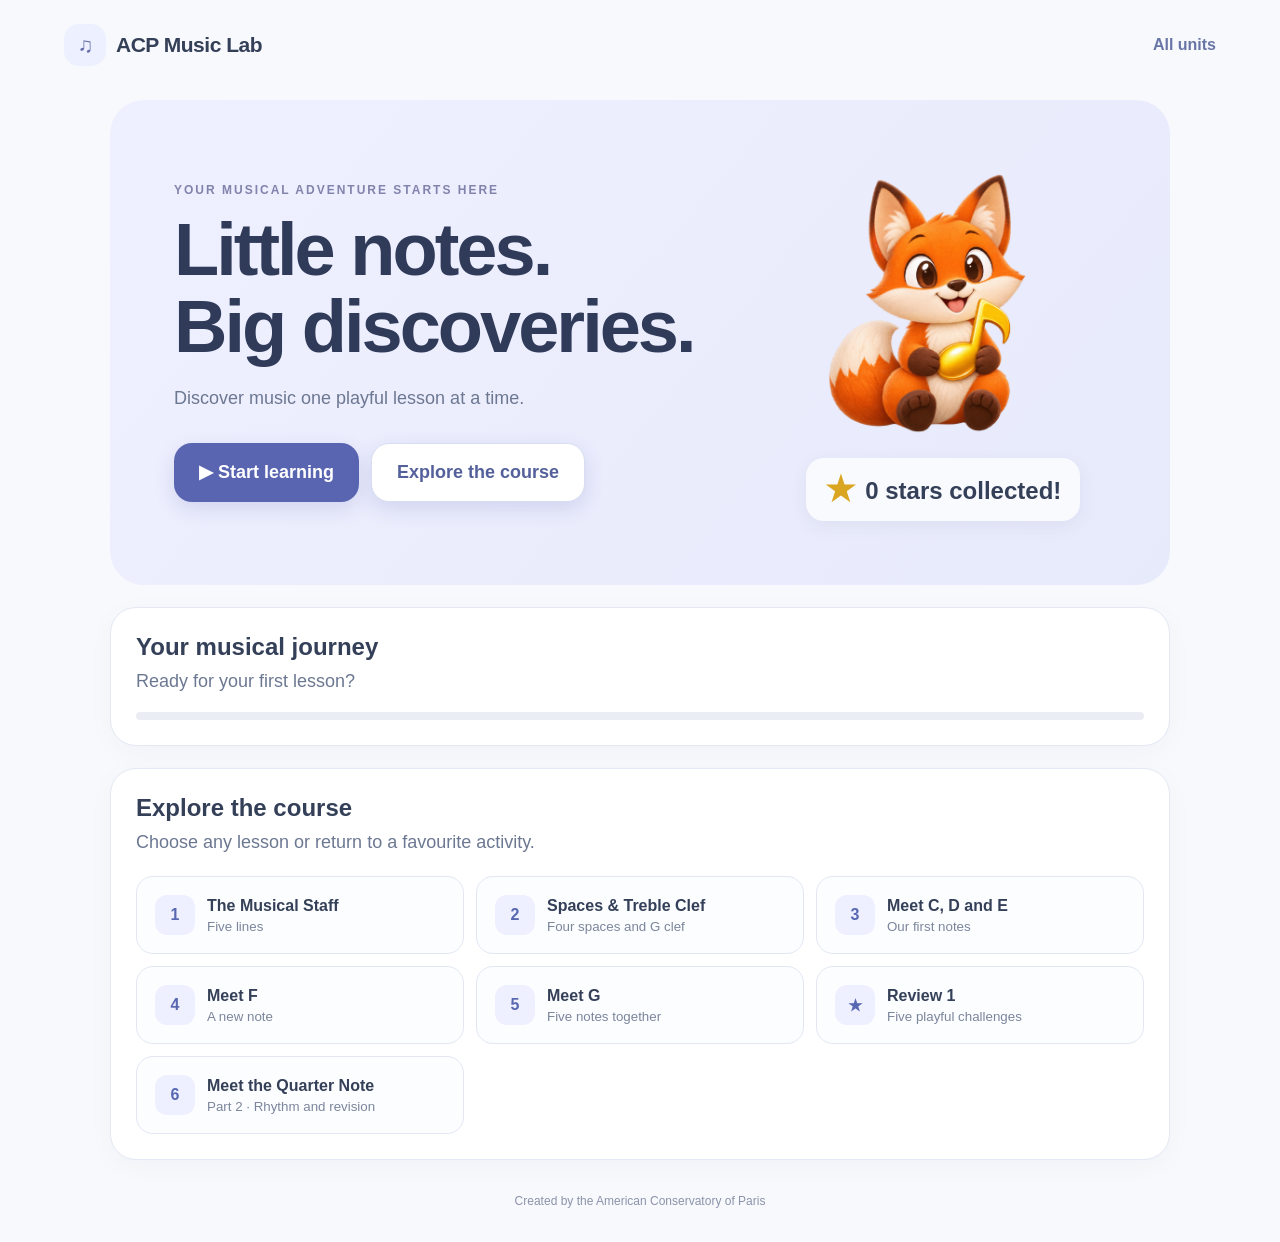
<file: index.html>
<!doctype html><html lang="en"><head><meta charset="utf-8"><meta name="viewport" content="width=device-width,initial-scale=1,viewport-fit=cover"><title>ACP Music Lab — Welcome</title><style>
:root{font-family:-apple-system,BlinkMacSystemFont,"Segoe UI",sans-serif;color:#343f58;background:#f8f9fd}*{box-sizing:border-box}body{margin:0;min-height:100vh}header{display:flex;align-items:center;justify-content:space-between;padding:24px clamp(20px,5vw,80px);gap:12px}header strong{font-size:21px;letter-spacing:-.5px}header a{color:#6876a6;text-decoration:none;font-weight:700}.logo{display:inline-grid;place-items:center;background:#edf0ff;color:#6670a8;border-radius:15px;width:42px;height:42px;margin-right:10px}main{max-width:1100px;margin:10px auto 0;padding:0 20px}.hero{background:linear-gradient(130deg,#eff1ff,#e6eafb);border-radius:34px;padding:clamp(28px,5vw,68px);display:grid;grid-template-columns:1fr minmax(180px,35%);gap:24px;align-items:center}.eyebrow{font-size:12px;font-weight:800;letter-spacing:2px;color:#8183ac;text-transform:uppercase}h1{font-size:clamp(42px,6vw,74px);letter-spacing:-3px;line-height:1.04;margin:15px 0;color:#303b59}p{font-size:18px;line-height:1.6;color:#6c7892}.primary{display:inline-flex;align-items:center;justify-content:center;gap:12px;border-radius:18px;padding:18px 25px;background:#5965b1;color:white;text-decoration:none;font-size:18px;font-weight:750;box-shadow:0 7px 20px #4858a22a}.secondary{background:white;color:#53609b;border:1px solid #d7def1}.actions{display:flex;gap:12px;flex-wrap:wrap;margin-top:30px}.fox{font-size:clamp(110px,17vw,200px);text-align:center;filter:drop-shadow(0 18px 20px #5d6b9a20);transform:rotate(-8deg)}.panel{background:white;border:1px solid #e4e8f4;border-radius:26px;padding:25px;margin-top:22px;box-shadow:0 6px 28px #202c4508}.panel h2{font-size:24px;margin:0 0 6px}.progress{height:8px;background:#ebedf5;border-radius:99px;overflow:hidden;margin-top:16px}.progress>div{height:100%;width:0;background:#daa520;transition:width .3s}.units{display:grid;grid-template-columns:repeat(3,1fr);gap:12px;margin-top:20px}.unit{display:flex;align-items:center;gap:12px;padding:18px;border:1px solid #e2e7f3;border-radius:17px;text-decoration:none;color:#343f58;background:#fcfdff}.unit b{background:#eef0ff;border-radius:12px;width:40px;height:40px;display:grid;place-items:center;color:#5867b2}.unit span{font-weight:700}.unit small{display:block;color:#7b859c;font-weight:400;margin-top:4px}footer{text-align:center;color:#8a93a9;font-size:12px;padding:34px 16px}@media(max-width:680px){.hero{grid-template-columns:1fr;text-align:center}.fox{font-size:110px;grid-row:1}.actions{justify-content:center}.units{grid-template-columns:1fr}h1{letter-spacing:-2px}.primary{width:100%}}
.fox{font-size:0;transform:none;filter:none;display:flex;align-items:center;justify-content:center}.hero{background:linear-gradient(130deg,#eff0ff,#e7eafb)}.unit:focus-visible,.primary:focus-visible{outline:3px solid #5965b1;outline-offset:3px}@media(max-width:680px){.fox img{max-width:190px!important}}
.fox-wrap{display:flex;flex-direction:column;align-items:center;justify-content:center;gap:8px}.star-total{white-space:nowrap;text-align:center;font-size:clamp(18px,2.3vw,24px);font-weight:850;color:#343f58;background:#ffffffbd;padding:12px 19px;border-radius:18px;box-shadow:0 5px 18px #303b5910}.star-symbol{color:#daa520;font-size:1.4em;vertical-align:-.05em;margin-right:4px}@media(max-width:680px){.fox-wrap{grid-row:1}.star-total{font-size:20px}}
</style></head><body><header><strong><span class="logo">♫</span>ACP Music Lab</strong><a href="#library">All units</a></header><main><section class="hero"><div><div class="eyebrow">Your musical adventure starts here</div><h1>Little notes.<br>Big discoveries.</h1><p>Discover music one playful lesson at a time.</p><div class="actions"><a class="primary" id="continue" href="unit1.html">▶ Start learning</a><a class="primary secondary" href="#library">Explore the course</a></div></div><div class="fox-wrap"><div class="fox" role="img" aria-label="Friendly fox mascot"><img src="fox-approved.png" alt="Friendly orange fox holding a musical note" width="300" height="286" style="width:100%;max-width:300px;height:auto;object-fit:contain;display:block;margin:auto"></div><div class="star-total" aria-live="polite"><span class="star-symbol" aria-hidden="true">★</span> <span id="collected-stars">0</span> stars collected!</div></div></section><section class="panel"><h2>Your musical journey</h2><p id="progress-label" style="margin:0">Ready for your first lesson?</p><div class="progress"><div id="bar"></div></div></section><section class="panel" id="library"><h2>Explore the course</h2><p style="margin:0">Choose any lesson or return to a favourite activity.</p><div class="units">
<a class="unit" href="unit1.html"><b>1</b><span>The Musical Staff<small>Five lines</small></span></a>
<a class="unit" href="unit2.html"><b>2</b><span>Spaces & Treble Clef<small>Four spaces and G clef</small></span></a>
<a class="unit" href="unit3.html"><b>3</b><span>Meet C, D and E<small>Our first notes</small></span></a>
<a class="unit" href="unit4.html"><b>4</b><span>Meet F<small>A new note</small></span></a>
<a class="unit" href="unit5.html"><b>5</b><span>Meet G<small>Five notes together</small></span></a>
<a class="unit" href="review1.html"><b>★</b><span>Review 1<small>Five playful challenges</small></span></a>
<a class="unit" href="unit6.html"><b>6</b><span>Meet the Quarter Note<small>Part 2 · Rhythm and revision</small></span></a>
</div></section></main><footer>Created by the American Conservatory of Paris</footer><script>
(()=>{let p={};try{p=JSON.parse(localStorage.getItem('acp-progress-v2')||'{}')}catch(e){}const valid=['unit1.html','unit2.html','unit3.html','unit4.html','unit5.html','review1.html','unit6.html'];if(valid.includes(p.last)){const a=document.getElementById('continue');a.href=p.last;a.textContent='▶ Continue learning'}let starProgress={};try{starProgress=JSON.parse(localStorage.getItem('acp-stars-v1')||'{}')}catch(e){}const starLimits={'unit1.html':3,'unit2.html':2,'unit3.html':1,'unit4.html':2,'unit5.html':2,'review1.html':5,'unit6.html':5};const stars=Object.entries(starLimits).reduce((total,[page,limit])=>total+Math.min(limit,Math.max(0,Number(starProgress[page])||0)),0);document.getElementById('collected-stars').textContent=stars;const completed=valid.filter(x=>p.completed&&p.completed[x]).length;document.getElementById('bar').style.width=(completed/7*100)+'%';document.getElementById('progress-label').textContent=completed?completed+' of 7 lessons completed':'Ready for your first lesson?'})();
</script></body></html>
</file>
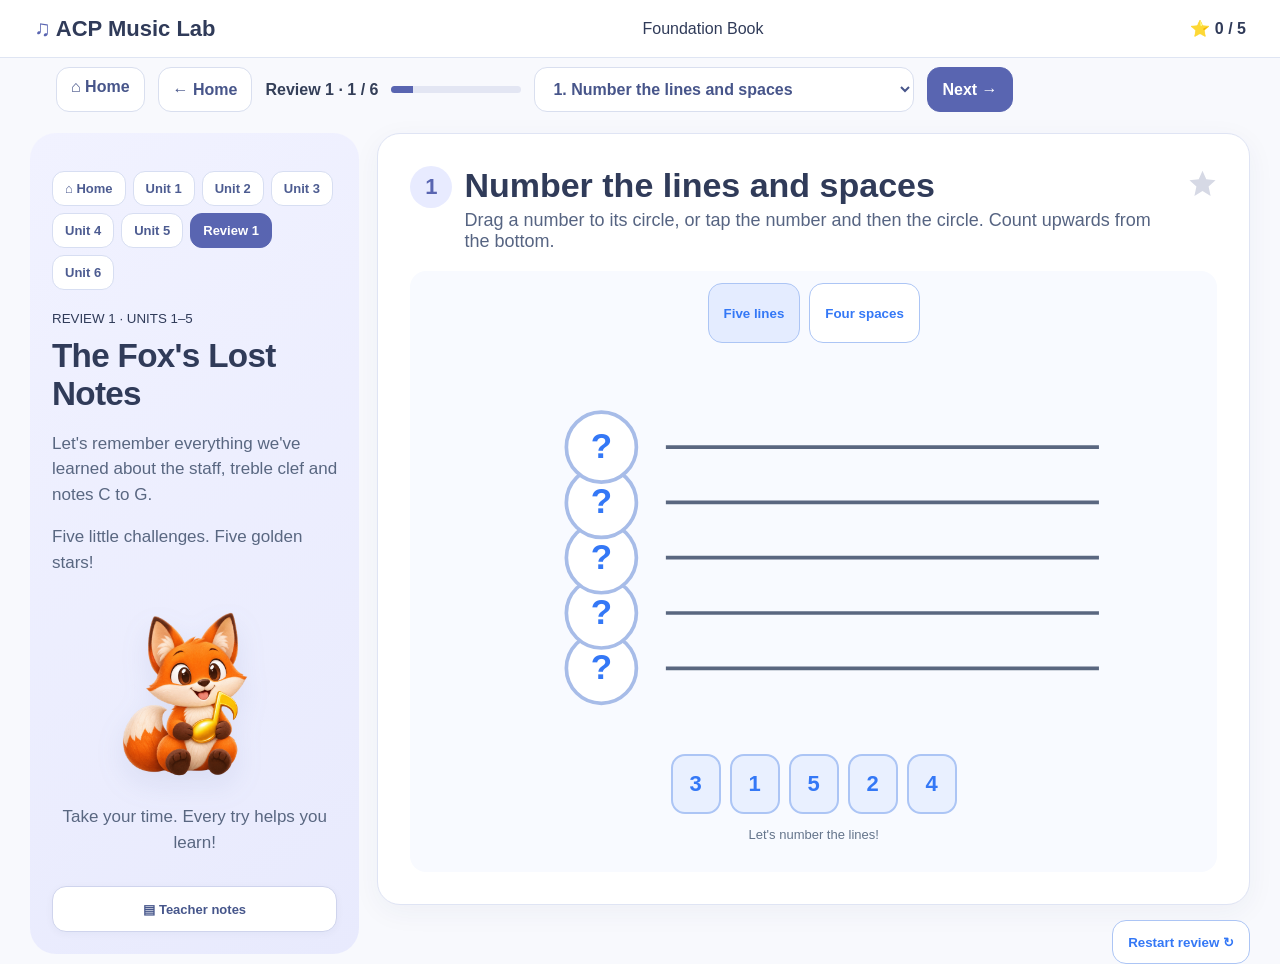
<file: review1.html>
<!doctype html><html lang="en"><head><meta charset="utf-8"><meta name="viewport" content="width=device-width,initial-scale=1"><title>ACP Music Lab — Review 1</title><style>
*{box-sizing:border-box}body{margin:0;background:#f8f9ff;color:#1d2945;font-family:-apple-system,BlinkMacSystemFont,'Segoe UI',sans-serif}.top{background:white;border-bottom:1px solid #e1e7f3;padding:17px 3%;display:flex;align-items:center;justify-content:space-between;gap:10px;flex-wrap:wrap}.brand{font-size:22px;font-weight:800}.brand b{color:#3478f6}.layout{display:grid;grid-template-columns:minmax(220px,29%) minmax(0,1fr);gap:20px;padding:20px 2%}.intro{background:linear-gradient(145deg,#f1f3ff,#e8edff);border-radius:26px;padding:28px;min-height:760px;display:flex;flex-direction:column;justify-content:space-between}.intro h1{font-size:30px;letter-spacing:-.8px}.intro p{font-size:18px;line-height:1.5;color:#566482}.fox{text-align:center;font-size:100px}.nav{display:flex;gap:7px;flex-wrap:wrap}.nav a{background:white;border:1px solid #d7def2;color:#3478f6;border-radius:10px;padding:8px 11px;text-decoration:none;font-size:12px;font-weight:700}.card{background:white;border:1px solid #dfe6f5;border-radius:24px;padding:22px;box-shadow:0 3px 12px #24345606;margin-bottom:16px}.heading{display:flex;align-items:flex-start;gap:12px}.num{display:grid;place-items:center;flex:none;width:42px;height:42px;border-radius:50%;background:#e4ecff;color:#3478f6;font-size:22px;font-weight:800}.heading h2{font-size:21px;margin:0}.heading p{margin:5px 0;color:#566482;font-size:14px}.star{margin-left:auto;font-size:28px;color:#e8ad24}.mini{background:#f8faff;border-radius:16px;padding:12px;margin-top:14px}.staff{display:block;width:100%;max-width:550px;margin:12px auto}.choices{display:flex;justify-content:center;flex-wrap:wrap;gap:9px}.tile{width:50px;height:50px;border:2px solid #acc5f5;background:#e9f0ff;color:#3478f6;border-radius:14px;font-size:22px;font-weight:800;cursor:pointer}.tile.selected{background:#3478f6;color:white}.tile:disabled{opacity:.25}.btn{background:#3478f6;color:white;border:0;border-radius:24px;padding:11px 18px;font-size:14px;font-weight:700;cursor:pointer}.outline{background:white;color:#3478f6;border:1px solid #acc5f5;border-radius:14px;padding:10px 15px;font-weight:700;cursor:pointer}.msg{font-size:13px;color:#64748b;text-align:center;min-height:20px}.clef-board{max-width:440px;margin:12px auto;border:1px solid #dce4f5;border-radius:16px;background:#f7f9ff;overflow:hidden}.clef-board svg{width:100%;display:block;touch-action:none}.finish{background:#fff5da;border-radius:24px;padding:18px;text-align:center;font-weight:800}.actions{display:flex;gap:8px;justify-content:space-between;flex-wrap:wrap}.order{display:flex;gap:8px;justify-content:center;flex-wrap:wrap;margin:16px 0}@media(max-width:780px){.layout{grid-template-columns:1fr}.intro{min-height:0}.fox{font-size:60px}.card{padding:16px}.intro h1{font-size:26px}}
.hidden{display:none!important}.review-eighth-notes{display:flex;gap:6px;justify-content:center;flex-wrap:wrap;margin:10px 0}.review-eighth-notes span{display:inline-flex}.note-correct ellipse{fill:#25A56A!important}.note-correct line[stroke="#444568"]{stroke:#25A56A!important}.note-wrong ellipse{fill:#E44B56!important}.note-wrong line[stroke="#444568"]{stroke:#E44B56!important}#find-svg ellipse,#find-svg line{transition:fill .15s,stroke .15s}#number-tiles button{touch-action:none;user-select:none;-webkit-user-select:none}.outline{min-height:44px}#clef-svg{touch-action:none}#clef-check{min-height:48px}</style><style id="acp-standard">.acp-nav{display:flex;gap:7px;flex-wrap:wrap;margin:18px 0}.acp-nav a{background:white;border:1px solid #d7def2;padding:10px 12px;border-radius:12px;color:#46568b;font-weight:750;font-size:13px;text-decoration:none}.acp-nav a[aria-current="page"]{background:#555fb0;color:white}.acp-bottom{display:flex;justify-content:space-between;flex-wrap:wrap;gap:12px;padding:22px;margin:20px 3%;background:#eef0ff;border-radius:22px}.acp-bottom a{padding:15px 20px;background:white;color:#343f58;border-radius:14px;text-decoration:none;font-weight:800}.acp-bottom a:last-child{background:#5262b1;color:white}.acp-gold{color:#DAA520!important;opacity:1!important;display:inline-flex;vertical-align:middle;align-items:center}.acp-muted{color:#d6d9e5!important;opacity:1!important;display:inline-flex;vertical-align:middle;align-items:center}.acp-reward-note{display:inline-flex;align-items:center;justify-content:center;margin:0 3px}.acp-sound{position:fixed;bottom:14px;right:14px;z-index:40;border:1px solid #d7def2;border-radius:999px;background:white;color:#44547f;padding:10px 14px;font-size:14px;font-weight:700;box-shadow:0 5px 20px #22335522;cursor:pointer}@media(max-width:700px){.acp-bottom{margin:15px}.acp-bottom a{flex:1;text-align:center}.acp-nav a{min-width:42px;text-align:center}}</style><link rel="stylesheet" href="acp-theme.css"><style id="acp-note-length-style">.acp-length-picker{display:flex;align-items:center;justify-content:center;flex-wrap:wrap;gap:10px;margin:15px 0 8px;padding:10px;border-radius:16px;background:#f4f5ff}.acp-length-picker span{font-size:14px;font-weight:750;color:#586681;margin-right:5px}.acp-length-option{border:1px solid #abb5e3!important;background:white!important;color:#5965b1!important;border-radius:12px!important;padding:10px 15px!important;min-width:90px!important;min-height:44px!important;font-size:15px!important;font-weight:800!important;cursor:pointer}.acp-length-option[aria-pressed="true"]{background:#5965b1!important;color:white!important;border-color:#5965b1!important}.acp-length-option:focus-visible{outline:3px solid #343f58;outline-offset:2px}</style><link rel="stylesheet" href="acp-note-focus.css?v=20261119b"><link rel="stylesheet" href="acp-pages.css?v=3"></head><body><header class="top"><span class="brand"><b>♫</b> ACP Music Lab</span><span>Foundation Book</span><strong>⭐ <span id="total">0</span> / 5</strong></header><main class="layout"><aside class="intro"><nav class="acp-course-nav" aria-label="Course navigation"><a href="index.html" aria-label="Back to landing page">⌂ Home</a><a href="unit1.html">Unit 1</a><a href="unit2.html">Unit 2</a><a href="unit3.html">Unit 3</a><a href="unit4.html">Unit 4</a><a href="unit5.html">Unit 5</a><a href="review1.html" aria-current="page">Review 1</a><a href="unit6.html">Unit 6</a></nav><div><small>REVIEW 1 · UNITS 1–5</small><h1>The Fox's Lost Notes</h1><p>Let's remember everything we've learned about the staff, treble clef and notes C to G.</p><p>Five little challenges. Five golden stars!</p><nav class="nav"><a href="unit1.html">Unit 1</a><a href="unit2.html">Unit 2</a><a href="unit3.html">Unit 3</a><a href="unit4.html">Unit 4</a><a href="unit5.html">Unit 5</a></nav></div><div><div class="fox"><img class="acp-mascot" src="fox-approved.png" alt="Friendly orange fox holding a musical note" width="230" height="220"></div><p style="font-size:14px;text-align:center">Take your time. Every try helps you learn!</p></div></aside><section>
<article class="card"><div class="heading"><span class="num">1</span><div><h2>Number the lines and spaces</h2><p>Drag a number to its circle, or tap the number and then the circle. Count upwards from the bottom.</p></div><span id="star1" class="star">☆</span></div><div class="mini"><div class="choices"><button id="lines" class="outline">Five lines</button><button id="spaces" class="outline">Four spaces</button></div><svg id="number-svg" class="staff" viewBox="0 0 360 210"></svg><div id="number-tiles" class="choices"></div><p id="number-msg" class="msg">Let's number the lines!</p><button id="number-again" class="outline hidden" type="button">↻ Try again</button></div></article>
<article class="card"><div class="heading"><span class="num">2</span><div><h2>Draw the G clef</h2><p>Watch the clef, trace the guide, or draw independently if ready. The teacher accepts each drawing. Three accepted drawings earn one golden star.</p></div><span id="star2" class="star">☆</span></div><div class="actions"><button id="clef-watch" class="outline" type="button">▶ Watch</button><button id="clef-slow" class="outline" type="button">🐢 Slowly</button><button id="clef-trace" class="outline" type="button">✏️ Trace</button><button id="clef-independent" class="outline" type="button">✏️ Draw independently</button></div><div class="clef-board"><svg id="clef-svg" viewBox="0 0 360 410"><g stroke="#cbd5e1" stroke-width="1.6"><path d="M25 115H335 M25 155H335 M25 195H335 M25 235H335 M25 275H335"/></g><path d="M25 235H335" stroke="#f25457" stroke-width="3"/><text x="31" y="226" fill="#f25457" font-size="12" font-weight="800">G</text><path d="M178 235 C161 231 162 212 179 201 C197 189 219 202 216 226 C213 251 192 270 169 274 C145 278 128 267 126 247 C123 227 141 208 157 192 C171 178 182 166 190 151 C205 124 207 95 201 67 C196 43 184 32 176 40 C162 52 165 81 173 106 C184 142 193 175 196 209 C200 261 201 304 196 334 C193 355 181 368 168 363 C155 359 154 346 164 339 C173 334 181 340 179 348" fill="none" stroke="#d8d8ed" stroke-width="8" stroke-linecap="round" stroke-linejoin="round"/><path id="clef-ink" d="" fill="none" stroke="#3478f6" stroke-width="6" stroke-linecap="round" stroke-linejoin="round"/><circle cx="178" cy="235" r="9" fill="#42b887" stroke="white" stroke-width="3"/></svg></div><div class="actions"><button id="clef-clear" class="outline">↻ Try again</button><button id="clef-check" class="btn">✓ Teacher accepts drawing</button></div><div id="clef-rewards" class="review-eighth-notes"></div><p id="clef-msg" class="msg">Golden eighth notes: 0 / 3</p><button id="clef-again" class="outline hidden" type="button">↻ Try again — 3 clefs</button></article>
<article class="card"><div class="heading"><span class="num">3</span><div><h2>Find the note</h2><p>Choose 5 or 10 randomised notes. Tap any letter to hear its piano sound, even when it is not the answer.</p></div><span id="star3" class="star">☆</span></div><div class="acp-length-picker" role="group" aria-label="Number of notes"><span>Number of notes</span><button type="button" class="acp-length-option" data-picker="find" data-count="5" aria-pressed="false">5 notes</button><button type="button" class="acp-length-option" data-picker="find" data-count="10" aria-pressed="true">10 notes</button></div><svg id="find-svg" class="staff" viewBox="0 0 330 175"></svg><div id="find-buttons" class="choices"></div><div id="find-rewards" class="review-eighth-notes"></div><p id="find-msg" class="msg" aria-live="polite">Golden eighth notes: 0 / 10</p><button id="find-again" class="outline hidden" type="button">↻ Try again — 10 new notes</button></article>
<article class="card"><div class="heading"><span class="num">4</span><div><h2>Put the notes in order</h2><p>Tap the letters from lowest to highest.</p></div><span id="star4" class="star">☆</span></div><div id="order-tiles" class="order"></div><div id="order-result" style="background:#f1f3ff;border-radius:13px;padding:12px;text-align:center;font-size:21px;letter-spacing:5px;font-weight:800">_ _ _ _ _</div><p id="order-msg" class="msg">Start with the lowest note.</p><button id="order-again" class="outline hidden" type="button">↻ Try again</button></article>
<article class="card"><div class="heading"><span class="num">5</span><div><h2>The mixed challenge</h2><p>A little bit of everything! Find the missing note.</p></div><span id="star5" class="star">☆</span></div><div class="mini"><p id="mixed-question" style="text-align:center;font-weight:750">Which note comes after E?</p><div id="mixed-buttons" class="choices"></div><p id="mixed-msg" class="msg">0 / 3 challenges</p><button id="mixed-again" class="outline hidden" type="button">↻ Try again</button></div></article><div class="finish" id="finish">⭐ Collect five stars to complete Review 1!</div><div style="text-align:right;margin-top:15px"><button id="reset" class="outline">Restart review ↻</button></div></section></main>
<script src="acp-exercise.js?v=2"></script><script>
(()=>{'use strict';
const $=id=>document.getElementById(id),wins=[false,false,false,false,false],ns='http://www.w3.org/2000/svg';
const eighthNote='<svg viewBox="0 0 100 125" width="27" height="35" aria-hidden="true"><ellipse cx="39" cy="91" rx="18" ry="13" transform="rotate(-20 39 91)" fill="currentColor"/><path d="M55 87 L55 25" stroke="currentColor" stroke-width="4" stroke-linecap="round"/><path d="M55 25 C55 42 83 47 83 67 C83 76 80 81 77 84 C82 65 70 58 55 50 Z" fill="currentColor"/></svg>';
function reward(id,count,total){$(id).innerHTML=Array.from({length:total},(_,i)=>'<span style="color:'+(i<count?'#DAA520':'#D6D9E5')+'">'+eighthNote+'</span>').join('')}
function win(n){if(wins[n-1])return;wins[n-1]=true;$('star'+n).textContent='⭐';updateTotal()}
function unwin(n){wins[n-1]=false;$('star'+n).textContent='☆';updateTotal()}
function updateTotal(){const t=wins.filter(Boolean).length;$('total').textContent=t;$('finish').textContent=t===5?'Fantastic! You completed Review 1 — five golden stars!':t+' of 5 golden stars collected!'}
function el(tag,attrs,parent,txt){const e=document.createElementNS(ns,tag);Object.entries(attrs).forEach(([k,v])=>e.setAttribute(k,v));if(txt!==undefined)e.textContent=txt;parent.append(e);return e}
function staff(svg){[40,60,80,100,120].forEach(y=>el('line',{x1:22,x2:308,y1:y,y2:y,stroke:'#7e8ca5','stroke-width':1.6},svg))}

function shuffle(items){const a=[...items];for(let i=a.length-1;i>0;i--){const j=Math.floor(Math.random()*(i+1));[a[i],a[j]]=[a[j],a[i]]}return a}
let mode='lines',selected=null;const numbered={lines:new Set(),spaces:new Set()};
function numberRender(){const svg=$('number-svg');svg.replaceChildren();for(let i=0;i<5;i++)el('line',{x1:100,x2:335,y1:170-i*30,y2:170-i*30,stroke:'#5a6780','stroke-width':2},svg);const max=mode==='lines'?5:4;for(let i=1;i<=max;i++){const y=mode==='lines'?170-(i-1)*30:155-(i-1)*30,done=numbered[mode].has(i);const circle=el('circle',{cx:65,cy:y,r:19,fill:done?'#3478f6':'white',stroke:'#a7bce8','stroke-width':2},svg);el('text',{x:65,y:y+6,'text-anchor':'middle','font-size':19,'font-weight':800,fill:done?'white':'#3478f6','pointer-events':'none'},svg,done?String(i):'?');circle.style.cursor='pointer';circle.onclick=()=>place(i,selected)}
const box=$('number-tiles');box.replaceChildren();for(const n of [3,1,5,2,4].filter(n=>n<=max)){const b=document.createElement('button');b.className='tile'+(selected===n?' selected':'');b.textContent=n;b.disabled=numbered[mode].has(n)||wins[0];b.onclick=()=>{if(b.dataset.dragged==='1'){b.dataset.dragged='0';return}selected=n;numberRender()};let drag=null;b.addEventListener('pointerdown',e=>{drag={x:e.clientX,y:e.clientY,id:e.pointerId};b.setPointerCapture(e.pointerId)});b.addEventListener('pointerup',e=>{if(!drag||drag.id!==e.pointerId)return;const moved=Math.hypot(e.clientX-drag.x,e.clientY-drag.y)>18;drag=null;if(!moved)return;b.dataset.dragged='1';const rect=svg.getBoundingClientRect(),view=svg.viewBox.baseVal,x=view.x+(e.clientX-rect.left)/rect.width*view.width,y=view.y+(e.clientY-rect.top)/rect.height*view.height;selected=n;let target=null;for(let i=1;i<=max;i++){const yy=mode==='lines'?170-(i-1)*30:155-(i-1)*30;if(Math.abs(x-65)<45&&Math.abs(y-yy)<22){target=i;break}}if(target!==null)place(target,n);else{selected=null;numberRender()}});box.append(b)}
$('lines').style.background=mode==='lines'?'#e4ecff':'white';$('spaces').style.background=mode==='spaces'?'#e4ecff':'white'}
function place(i,n){if(n==null||wins[0])return;if(n!==i){$('number-msg').textContent='Try again — count from the bottom!';return}numbered[mode].add(i);selected=null;numberRender();if(numbered.lines.size===5&&numbered.spaces.size===4){win(1);$('number-msg').textContent='Wonderful! You earned one golden star!';$('number-again').classList.remove('hidden')}else $('number-msg').textContent='Well done! Keep going.'}
$('lines').onclick=()=>{mode='lines';selected=null;numberRender()};$('spaces').onclick=()=>{mode='spaces';selected=null;numberRender()};
$('number-again').onclick=()=>{unwin(1);numbered.lines.clear();numbered.spaces.clear();mode='lines';selected=null;$('number-again').classList.add('hidden');$('number-msg').textContent='Let\'s number the lines!';numberRender()};numberRender();
const clef=$('clef-svg'),ink=$('clef-ink'),guide=clef.querySelector('path[stroke="#d8d8ed"]');let pts=[],drawing=false,clefs=0,clefMode='trace',raf=0,animationStart=null;
const guideLength=guide.getTotalLength();function stopDemo(){if(raf)cancelAnimationFrame(raf);raf=0;animationStart=null;guide.style.strokeDasharray='';guide.style.strokeDashoffset=''}
function coord(e){const p=clef.createSVGPoint();p.x=e.clientX;p.y=e.clientY;return p.matrixTransform(clef.getScreenCTM().inverse())}
function redraw(){ink.setAttribute('d',pts.map((p,i)=>(i?'L':'M')+p.x.toFixed(1)+' '+p.y.toFixed(1)).join(' '))}
function clearClef(){pts=[];drawing=false;redraw()}
function startDrawing(independent){stopDemo();clearClef();clefMode=independent?'independent':'trace';guide.style.opacity=independent?'0':'1';$('clef-msg').textContent=independent?'Optional: draw without the guide. Ask your teacher to accept it.':'Trace the pale guide, starting on the G line. Ask your teacher to accept it.'}
function watch(duration){stopDemo();clearClef();clefMode='watch';guide.style.opacity='1';guide.style.strokeDasharray=guideLength;guide.style.strokeDashoffset=guideLength;function frame(now){if(animationStart===null)animationStart=now;const f=Math.min(1,(now-animationStart)/duration);guide.style.strokeDashoffset=guideLength*(1-f);if(f<1)raf=requestAnimationFrame(frame);else{$('clef-msg').textContent='Now try tracing the clef!';raf=0}}$('clef-msg').textContent='Watch how the treble clef is drawn.';raf=requestAnimationFrame(frame)}
$('clef-watch').onclick=()=>watch(3300);$('clef-slow').onclick=()=>watch(6500);$('clef-trace').onclick=()=>startDrawing(false);$('clef-independent').onclick=()=>startDrawing(true);
clef.addEventListener('pointerdown',e=>{if(wins[1]||clefMode==='watch')return;const p=coord(e);if(!pts.length&&Math.hypot(p.x-178,p.y-235)>45){$('clef-msg').textContent='Start on the green dot on the G line!';return}drawing=true;clef.setPointerCapture(e.pointerId);pts.push(p);redraw()});
clef.addEventListener('pointermove',e=>{if(!drawing)return;pts.push(coord(e));redraw()});clef.addEventListener('pointerup',()=>drawing=false);clef.addEventListener('pointercancel',()=>drawing=false);
$('clef-clear').onclick=()=>{clearClef();$('clef-msg').textContent='Try again. Clearing does not award an eighth note.'};
$('clef-check').onclick=()=>{if(wins[1]||clefMode==='watch')return;if(pts.length<3){$('clef-msg').textContent='Draw your clef first, then ask your teacher to accept it.';return}clefs++;clearClef();reward('clef-rewards',clefs,3);if(clefs===3){win(2);$('clef-msg').textContent='Three golden eighth notes — one golden star!';$('clef-again').classList.remove('hidden')}else $('clef-msg').textContent='Accepted by your teacher! '+clefs+' of 3 golden eighth notes. Draw another clef.'};
$('clef-again').onclick=()=>{unwin(2);clefs=0;startDrawing(false);reward('clef-rewards',0,3);$('clef-again').classList.add('hidden');$('clef-msg').textContent='Trace your first G clef.'};reward('clef-rewards',0,3);
let findCount=10;const findLengthButtons=[...document.querySelectorAll('.acp-length-option[data-picker="find"]')];function renderFindLength(){findLengthButtons.forEach(b=>b.setAttribute('aria-pressed',String(Number(b.dataset.count)===findCount)));$('find-again').textContent='↻ Try again — '+findCount+' new notes'}
const findBoard=$('find-svg');
staff(findBoard);
const findChoices=$('find-buttons');
const findNotes=['C','D','E','F','G'];
const findButtons=findNotes.map(note=>{
  const button=document.createElement('button');
  button.type='button';
  button.className='tile';
  button.textContent=button.dataset.note=note;
  findChoices.append(button);
  return button;
});
const findGame=ACPExercise.createNoteGame({
  board:findBoard,parts:ACPExercise.addNoteParts(findBoard),buttons:findButtons,
  rewards:$('find-rewards'),feedback:$('find-msg'),replay:$('find-again'),
  getLength:()=>findCount,sequenceForLength:n=>ACPExercise.balanced(findNotes,n),
  prompt:(score,length)=>'Golden eighth notes: '+score+' / '+length,
  completionMessage:'You earned one golden star!',
  onChange({done,score}){
    findButtons.forEach(button=>button.hidden=done);
    if(done)win(3);
    else if(score===0 && wins[2])unwin(3);
  }
});
findLengthButtons.forEach(b=>b.addEventListener('click',()=>{const n=Number(b.dataset.count);if(n===findCount)return;findCount=n;renderFindLength();findGame.reset()}));renderFindLength();
let order=[],orderSeq=[];
function orderRender(){const box=$('order-tiles');box.replaceChildren();orderSeq.forEach(n=>{const b=document.createElement('button');b.className='tile';b.textContent=n;b.disabled=order.includes(n)||wins[3];b.onclick=()=>{if(n!=='CDEFG'[order.length]){$('order-msg').textContent='Try another note! Start from C.';return}order.push(n);orderRender();if(order.length===5){win(4);$('order-msg').textContent='One golden star! All five notes are in order.';$('order-again').classList.remove('hidden')}else $('order-msg').textContent='Well done! Keep going.'};box.append(b)});$('order-result').textContent=order.join(' ')+'  '+Array(5-order.length).fill('_').join(' ')}
function resetOrder(){order=[];orderSeq=shuffle(['C','D','E','F','G']);unwin(4);$('order-again').classList.add('hidden');$('order-msg').textContent='Start with the lowest note.';orderRender()}
$('order-again').onclick=resetOrder;resetOrder();
const qs=[{q:'Which note comes after E?',a:'F',opts:['D','F','G']},{q:'Which note lives on the second line?',a:'G',opts:['C','E','G']},{q:'How many spaces are on the staff?',a:'4',opts:['3','4','5']}];let mi=0,mixedQs=[];
function mixedRender(){const box=$('mixed-buttons');box.replaceChildren();if(mi>=3){$('mixed-question').textContent='All challenges completed!';$('mixed-msg').textContent='One golden star earned!';$('mixed-again').classList.remove('hidden');return}const q=mixedQs[mi];$('mixed-question').textContent=q.q;q.opts.forEach(n=>{const b=document.createElement('button');b.className='tile';b.textContent=n;b.onclick=()=>{if(n===q.a){mi++;if(mi===3)win(5);mixedRender()}else $('mixed-msg').textContent='Try again!'};box.append(b)});$('mixed-msg').textContent=mi+' / 3 challenges'}
function resetMixed(){mi=0;mixedQs=shuffle(qs);unwin(5);$('mixed-again').classList.add('hidden');mixedRender()}
$('mixed-again').onclick=resetMixed;resetMixed();
$('reset').onclick=()=>location.reload();
})();
</script><script id="acp-shared">
(()=>{'use strict';
const key="review1.html",links=[["Home","index.html"],["1","unit1.html"],["2","unit2.html"],["3","unit3.html"],["4","unit4.html"],["5","unit5.html"],["Review","review1.html"],["6","unit6.html"]],eighthNote="<svg viewBox=\"0 0 100 125\" width=\"25\" height=\"32\" aria-hidden=\"true\"><ellipse cx=\"39\" cy=\"91\" rx=\"18\" ry=\"13\" transform=\"rotate(-20 39 91)\" fill=\"currentColor\"/><path d=\"M55 87 L55 25\" stroke=\"currentColor\" stroke-width=\"4\" stroke-linecap=\"round\"/><path d=\"M55 25 C55 42 83 47 83 67 C83 76 80 81 77 84 C82 65 70 58 55 50 Z\" fill=\"currentColor\"/></svg>",star="<svg viewBox=\"0 0 100 100\" width=\"29\" height=\"29\" aria-hidden=\"true\"><path d=\"M50 6 L63 35 L95 39 L71 60 L78 93 L50 76 L22 93 L29 60 L5 39 L37 35 Z\" fill=\"currentColor\"/></svg>";
const current='acp-progress-v2', saved=(()=>{try{return JSON.parse(localStorage.getItem(current)||'{}')}catch(e){return {}}})();
saved.last=key;try{localStorage.setItem(current,JSON.stringify(saved))}catch(e){}
const intro=document.querySelector('.intro');if(intro){const n=document.createElement('nav');n.className='acp-nav';n.setAttribute('aria-label','Course navigation');n.innerHTML=links.map(([name,url])=>'<a href="'+url+'"'+(url===key?' aria-current="page"':'')+'>'+name+'</a>').join('');intro.append(n)}
const foot=document.createElement('nav');foot.className='acp-bottom';foot.setAttribute('aria-label','Previous and next lessons');const i=links.findIndex(x=>x[1]===key);const prev=links[Math.max(0,i-1)],next=links[Math.min(links.length-1,i+1)];foot.innerHTML='<a href="'+prev[1]+'">← '+(i===1?'Home':prev[0]==='Home'?'Home':prev[0]==='Review'?'Review 1':'Unit '+prev[0])+'</a><a href="'+next[1]+'">'+(next[0]==='Review'?'Continue to Review 1':next[0]==='Home'?'Home':'Continue to Unit '+next[0])+' →</a>';document.body.append(foot);
let ctx=null,muted=false;const sound=document.createElement('button');sound.className='acp-sound';sound.textContent='♫ Piano on';sound.setAttribute('aria-label','Toggle piano sound');sound.onclick=()=>{muted=!muted;sound.textContent=muted?'♪ Sound off':'♫ Piano on'};document.body.append(sound);
const freq={C:261.6256,D:293.6648,E:329.6276,F:349.2282,G:391.9954};
function play(n){if(muted||!freq[n])return;try{ctx=ctx||new(window.AudioContext||window.webkitAudioContext)();if(ctx.state==='suspended')ctx.resume();const t=ctx.currentTime;const out=ctx.createGain();out.gain.value=.22;out.connect(ctx.destination);[[1,1],[2,.33],[3,.13],[4,.055]].forEach(([harm,level])=>{const osc=ctx.createOscillator(),g=ctx.createGain();osc.type='sine';osc.frequency.setValueAtTime(freq[n]*harm,t);g.gain.setValueAtTime(.0001,t);g.gain.exponentialRampToValueAtTime(level,t+.008);g.gain.exponentialRampToValueAtTime(.0001,t+.75);osc.connect(g);g.connect(out);osc.start(t);osc.stop(t+.8)})}catch(e){}}
document.addEventListener('click',e=>{const b=e.target.closest('button');if(!b)return;const n=b.dataset.note||b.dataset.answer||b.dataset.learn||b.dataset.n||b.textContent.trim();if(/^[C-G]$/.test(n))play(n);if(b.closest('#answers,#newchoices,#reviewchoices,#practiceButtons,#reviewButtons')){setTimeout(()=>{const parent=b.closest('.card')||document;const next=parent.querySelector('[id$="next"],[id$="Next"]');if(next&&!next.classList.contains('hidden')&&!next.disabled&&getComputedStyle(next).display!=='none')setTimeout(()=>{if(!next.classList.contains('hidden'))next.click()},650)},50)}},true);
const icon=(type,earned)=>'<span class="'+(earned?'acp-gold':'acp-muted')+'">'+(type==='star'?star:eighthNote)+'</span>';
function updateRewards(){document.querySelectorAll('.rewards,.reward,.stars').forEach(el=>{if(el.dataset.acpDone)return;const txt=el.textContent||'';if(!/[★☆⭐]/.test(txt))return;const glyphs=[...txt].filter(x=>'★☆⭐'.includes(x));if(!glyphs.length)return;el.dataset.acpDone='1';el.innerHTML=glyphs.map(x=>icon('note',x==='★'||x==='⭐')).join('');delete el.dataset.acpDone});
document.querySelectorAll('[id^="star"]').forEach(el=>{if(!/^star\d+$/.test(el.id))return;const t=el.textContent.trim();if(!/[★☆⭐]/.test(t))return;if(el.dataset.acpValue===t)return;el.dataset.acpValue=t;el.innerHTML=icon('star',t==='⭐'||t==='★');});
}
let pending=false;const obs=new MutationObserver(()=>{if(pending)return;pending=true;queueMicrotask(()=>{pending=false;updateRewards();const finished=document.querySelectorAll('.finished:not(.hidden),.done:not(.hidden),.complete:not(.hidden)');if(finished.length){saved.completed=saved.completed||{};saved.completed[key]=true;try{localStorage.setItem(current,JSON.stringify(saved))}catch(e){}}})});obs.observe(document.body,{subtree:true,childList:true,characterData:true});updateRewards();
})();
</script><script id="acp-star-tracker">
(()=>{'use strict';
const page="review1.html",limit=5,storageKey='acp-stars-v1';
function currentStars(){return Number(document.getElementById('total')?.textContent||0)}
function updateStars(){
 const earned=Math.min(limit,Math.max(0,currentStars()||0));
 let progress={};
 try{progress=JSON.parse(localStorage.getItem(storageKey)||'{}')}catch(e){}
 if(earned>(Number(progress[page])||0)){
  progress[page]=earned;
  try{localStorage.setItem(storageKey,JSON.stringify(progress))}catch(e){}
 }
}
let pending=false;
const observer=new MutationObserver(()=>{if(pending)return;pending=true;queueMicrotask(()=>{pending=false;updateStars()})});
observer.observe(document.body,{subtree:true,childList:true,characterData:true,attributes:true,attributeFilter:['class','style']});
updateStars();
})();
</script><script src="acp-note-focus.js?v=20261119b"></script><script src="acp-pages.js?v=2"></script></body></html>
</file>
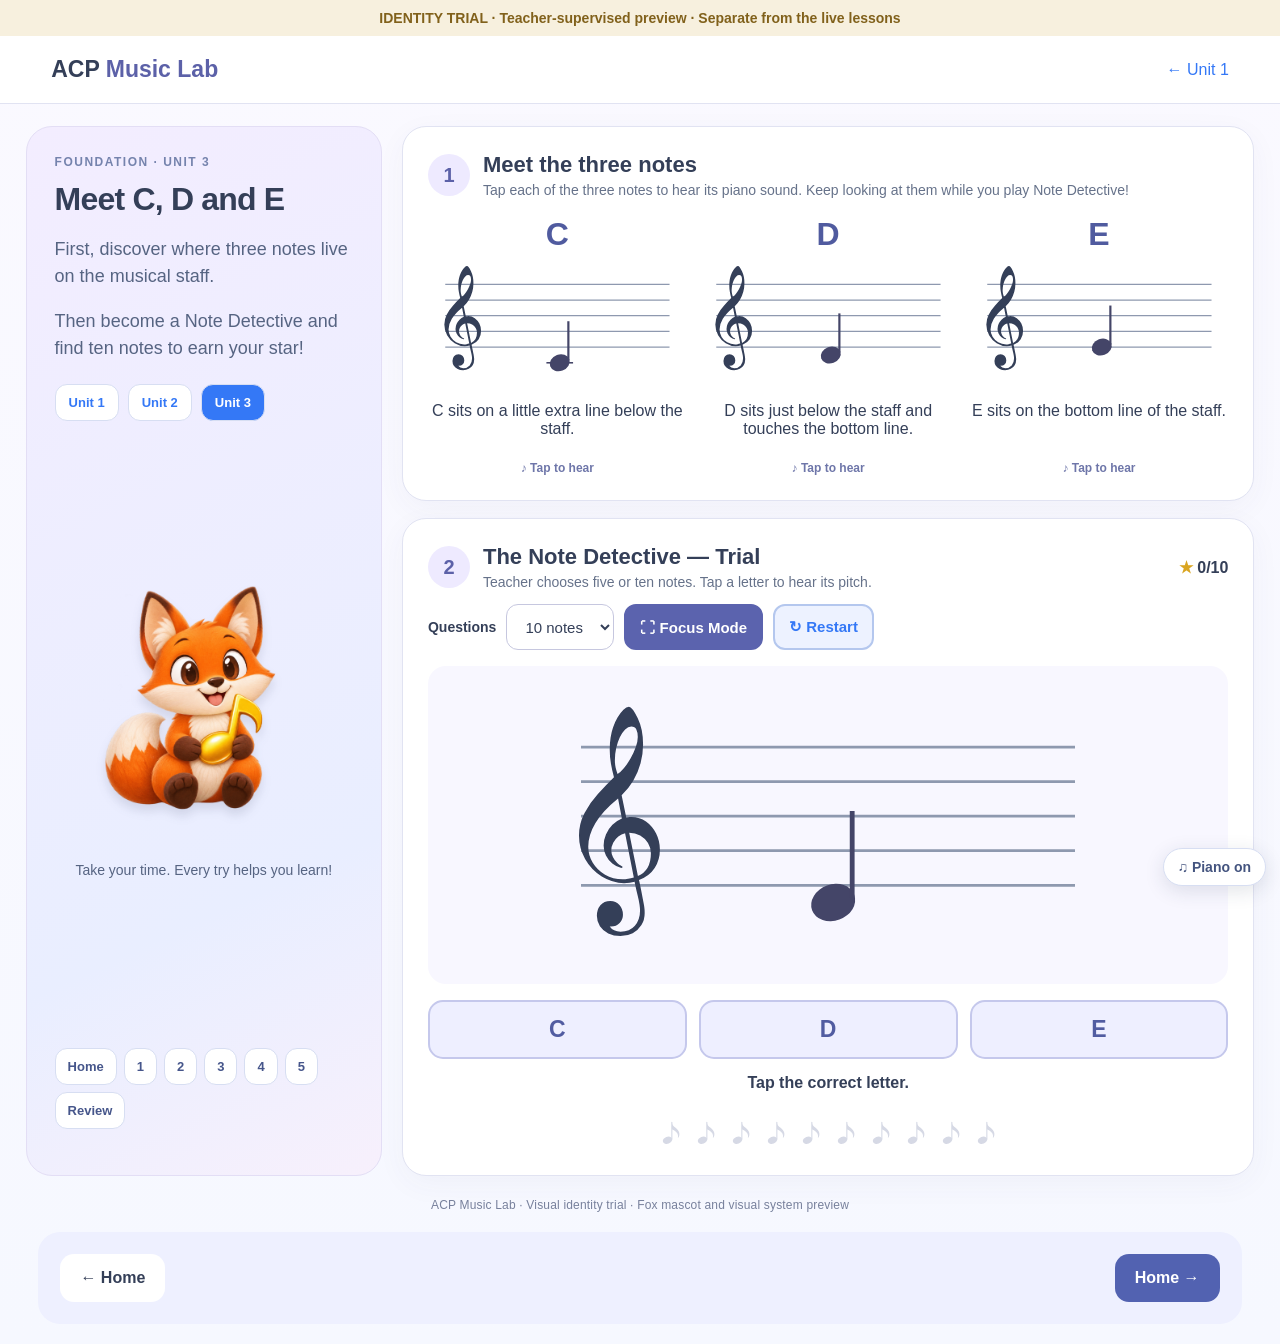
<file: unit-trial.html>
<!doctype html><html lang="en"><head><meta charset="utf-8"><meta name="viewport" content="width=device-width,initial-scale=1"><title>ACP Music Lab — Identity Trial</title><style>
*{box-sizing:border-box}body{margin:0;background:#f8f9ff;color:#28334d;font-family:-apple-system,BlinkMacSystemFont,'Segoe UI',sans-serif}.top{padding:20px 4%;background:#fff;border-bottom:1px solid #e2e6f1;display:flex;justify-content:space-between;align-items:center;gap:12px}.brand{font-weight:800;font-size:23px}.brand span{color:#3478f6}a{color:#3478f6;text-decoration:none}.wrap{max-width:1450px;margin:22px auto;padding:0 2%;display:grid;grid-template-columns:minmax(230px,29%) minmax(0,1fr);gap:20px;align-items:stretch}.intro{background:linear-gradient(145deg,#f1f3ff,#e8edff);border-radius:26px;padding:28px;min-height:760px;display:flex;flex-direction:column;justify-content:space-between}.intro h1{font-size:32px;letter-spacing:-.8px;margin:12px 0}.intro p{font-size:18px;line-height:1.5;color:#566482}.fox{text-align:center;font-size:100px}.unit-nav{display:flex;gap:9px;flex-wrap:wrap;margin-top:22px}.unit-nav a{background:white;border:1px solid #d7def2;padding:10px 13px;border-radius:12px;font-weight:700;font-size:13px}.unit-nav .current{background:#3478f6;color:white}.activities{display:grid;gap:17px;min-width:0}.card{background:white;border:1px solid #e0e5f1;border-radius:24px;padding:25px;box-shadow:0 6px 24px #202c4508;min-width:0}.heading{display:flex;align-items:center;gap:13px}.number{width:42px;height:42px;border-radius:50%;background:#e4ecff;color:#3478f6;display:grid;place-items:center;font-size:20px;font-weight:800;flex:none}.heading h2{margin:0;font-size:22px}.heading p{margin:4px 0 0;color:#66728a;font-size:14px}.board{background:#f5f6ff;border-radius:18px;margin:16px 0;padding:12px;text-align:center}.board svg{width:100%;max-width:570px;display:block;margin:auto}.choices{display:grid;grid-template-columns:repeat(3,1fr);gap:12px;margin-top:14px}button{cursor:pointer;border:2px solid #b4c7ee;background:#edf2ff;color:#3478f6;border-radius:15px;font-weight:800;font-size:23px;padding:14px}button:disabled{opacity:.45;cursor:default}.choices button.active{background:#3478f6;color:#fff}.description{text-align:center;color:#566482;font-size:15px;min-height:38px}.next{width:100%;font-size:17px;background:#3478f6;color:white;border-color:#3478f6;margin-top:12px}.status{text-align:center;min-height:26px;font-weight:650;margin:15px 0}.rewards{display:flex;justify-content:center;gap:14px;font-size:29px}.rewards span{opacity:.18}.rewards .earned{opacity:1}.finished{text-align:center;font-size:20px;font-weight:800;color:#b98421}.hidden{display:none}.eyebrow{font-size:12px;font-weight:800;letter-spacing:1.5px;color:#7583ad}@media(max-width:780px){.wrap{grid-template-columns:1fr;padding:0 14px}.intro{min-height:0;padding:22px}.intro h1{font-size:26px}.intro p{font-size:16px}.fox{font-size:56px}.card{padding:18px}.top{padding:17px}.brand{font-size:19px}}
.note-reference-tap{display:flex;flex-direction:column;align-items:center;width:100%;height:100%;background:transparent;border:0;padding:0;cursor:pointer;color:inherit;font:inherit;touch-action:manipulation}.note-reference-tap:active{transform:scale(.97)}.note-reference-tap:focus-visible{outline:3px solid #5965b1;outline-offset:3px;border-radius:12px}.note-tap-hint{display:block;margin-top:auto;padding-top:7px;color:#6e76a9;font-weight:750;font-size:12px}.note-reference-grid{display:grid;grid-template-columns:repeat(3,minmax(0,1fr));gap:12px;margin-top:18px}.note-reference{background:#f5f6ff;border:1px solid #e4e7f7;border-radius:18px;padding:14px 9px;text-align:center}.note-letter{font-size:32px;font-weight:850;color:#5965b1}.note-reference svg{display:block;width:100%;max-width:270px;margin:auto}.note-reference p{font-size:13px;color:#586681;line-height:1.35;margin:5px 0 0}@media(max-width:520px){.note-reference-grid{gap:5px}.note-reference{padding:9px 3px}.note-letter{font-size:26px}.note-reference p{font-size:11px}} .rewards{flex-wrap:wrap;gap:8px}.rewards span{display:inline-flex;justify-content:center;min-width:25px}#gameHead,#gameStem,#gameLedger{transition:fill .15s ease,stroke .15s ease}.note-wrong #gameHead{fill:#E44B56!important}.note-wrong #gameStem,.note-wrong #gameLedger{stroke:#E44B56!important}.note-correct #gameHead{fill:#25A56A!important}.note-correct #gameStem,.note-correct #gameLedger{stroke:#25A56A!important}body.focus-active .intro,body.focus-active .top,body.focus-active .acp-bottom,body.focus-active .acp-nav{display:none!important}body.focus-active .wrap{display:block;max-width:1000px;margin:0 auto;padding:12px}body.focus-active .activities{display:block}body.focus-active .activities>.card:last-child{min-height:calc(100dvh - 24px);padding:22px}body.focus-active .board svg{max-width:700px}body.focus-active #answers button{min-height:88px;font-size:34px}.trial-toolbar{display:flex;flex-wrap:wrap;gap:10px;align-items:center;margin:14px 0}.trial-toolbar label{font-size:14px;font-weight:750}.trial-toolbar select,.trial-toolbar button{font-size:15px;min-height:46px;padding:10px 14px;border-radius:12px}.trial-toolbar select{border:1px solid #9ba9ca;background:white}.trial-banner{background:#fff3d6;padding:10px 16px;font-size:14px;font-weight:700;text-align:center}.trial-focus-exit{display:none}body.focus-active .trial-focus-exit{display:inline-flex}body.focus-active .trial-focus-enter{display:none}.trial-note{font-size:12px;color:#69758b}.trial-star{color:#DAA520;font-weight:800}@media(max-width:520px){body.focus-active .activities>.card:last-child{padding:13px}.trial-toolbar{gap:6px}}body.focus-active .activities>.card:first-child{display:block;padding:12px 18px;margin-bottom:12px}body.focus-active .activities>.card:first-child .heading{display:none}body.focus-active .note-reference-grid{margin-top:0;gap:9px}body.focus-active .note-reference{padding:5px}body.focus-active .note-reference svg{max-width:155px;max-height:85px}body.focus-active .note-reference p{display:none}body.focus-active .note-letter{font-size:23px}body.focus-active .note-tap-hint{font-size:11px}body.focus-active .activities>.card:last-child{min-height:0}body.focus-active .board{margin:8px 0;padding:4px}body.focus-active .board svg{max-height:230px}body.focus-active #answers button{min-height:68px}@media(max-width:520px){body.focus-active .activities>.card:first-child{padding:7px}body.focus-active .note-reference svg{max-height:62px}body.focus-active .activities>.card:last-child{padding:12px}}:root{--lab-ink:#343f58;--lab-lavender:#f1efff;--lab-indigo:#5c61a8;--lab-gold:#daa520;--lab-border:#e1e3f2}body{background:linear-gradient(180deg,#faf9ff 0%,#f6f8ff 100%);color:var(--lab-ink)}.top{border-bottom-color:var(--lab-border)}.brand span{color:var(--lab-indigo)}.intro{background:linear-gradient(155deg,#f3edff,#e9eeff 72%,#f7f0fc);border:1px solid #e3def5}.intro h1{color:#343f58}.card{border-color:var(--lab-border);box-shadow:0 8px 30px #41436c0b}.number{background:#eeeaff;color:var(--lab-indigo)}.board{background:#f8f7ff}.choices button{background:#eeefff;color:#515ca1;border-color:#c5c8ec}.choices button:focus-visible,.trial-toolbar button:focus-visible{outline:3px solid #d7a22b;outline-offset:3px}.choices button:active{background:#e0e3ff}.note-reference{background:#f8f7ff;border-color:#e3e1f4}.note-letter{color:#505b9f}.next,.trial-focus-enter{background:#5b63ae!important;border-color:#5b63ae!important;color:white!important}.trial-banner{background:#f7f0de;color:#81611b}.trial-toolbar select{border-color:#c6c7df;color:#343f58}.trial-star{color:#daa520}.identity-credit{font-size:12px;color:#77809c;text-align:center;margin-top:12px}.identity-mascot-frame{border-radius:50%;background:radial-gradient(circle at 45% 35%,#fff7e8,#efe7ff 70%);width:144px;height:144px;margin:auto;display:grid;place-items:center;border:3px solid white;box-shadow:0 8px 24px #33365e14}.identity-mascot-frame .fox{font-size:80px;line-height:1}.identity-preview-tag{font-size:11px;letter-spacing:.07em;font-weight:800;color:#777da0;text-align:center;margin-top:8px}body.focus-active .identity-credit{display:none}.identity-mascot-frame{width:190px;height:190px;overflow:hidden}.identity-fox-img{width:100%;height:100%;object-fit:contain;padding:4px}@media(max-width:780px){.identity-mascot-frame{width:130px;height:130px}}.identity-mascot-frame{width:245px;height:260px;border-radius:28px;background:linear-gradient(165deg,#fff8e8 0%,#f3eaff 75%);border:2px solid #fff;box-shadow:0 14px 32px #343f5818;overflow:visible;padding:12px}.identity-fox-img{display:block;width:100%;height:100%;object-fit:contain;filter:drop-shadow(0 8px 7px #51361e26)}.identity-preview-tag{display:none}.identity-credit{letter-spacing:.015em}@media(max-width:780px){.identity-mascot-frame{width:180px;height:190px;padding:8px}}body.focus-active .identity-mascot-frame{display:none}.identity-mascot-frame{width:260px!important;height:290px!important;background:none!important;background-image:none!important;border:0!important;box-shadow:none!important;border-radius:0!important;padding:0!important;overflow:visible!important}.identity-fox-img{width:100%;height:100%;padding:0!important;object-fit:contain;filter:drop-shadow(0 7px 5px #343f5822)}@media(max-width:780px){.identity-mascot-frame{width:180px!important;height:210px!important}}.identity-mascot-frame{background:transparent!important;background-image:none!important;border:0!important;box-shadow:none!important;padding:0!important;border-radius:0!important}.identity-fox-img{object-fit:contain!important;image-rendering:auto!important}</style><style id="acp-standard">.acp-nav{display:flex;gap:7px;flex-wrap:wrap;margin:18px 0}.acp-nav a{background:white;border:1px solid #d7def2;padding:10px 12px;border-radius:12px;color:#46568b;font-weight:750;font-size:13px;text-decoration:none}.acp-nav a[aria-current="page"]{background:#555fb0;color:white}.acp-bottom{display:flex;justify-content:space-between;flex-wrap:wrap;gap:12px;padding:22px;margin:20px 3%;background:#eef0ff;border-radius:22px}.acp-bottom a{padding:15px 20px;background:white;color:#343f58;border-radius:14px;text-decoration:none;font-weight:800}.acp-bottom a:last-child{background:#5262b1;color:white}.acp-gold{color:#DAA520!important;opacity:1!important;display:inline-flex;vertical-align:middle;align-items:center}.acp-muted{color:#d6d9e5!important;opacity:1!important;display:inline-flex;vertical-align:middle;align-items:center}.acp-reward-note{display:inline-flex;align-items:center;justify-content:center;margin:0 3px}.acp-sound{position:fixed;bottom:14px;right:14px;z-index:40;border:1px solid #d7def2;border-radius:999px;background:white;color:#44547f;padding:10px 14px;font-size:14px;font-weight:700;box-shadow:0 5px 20px #22335522;cursor:pointer}@media(max-width:700px){.acp-bottom{margin:15px}.acp-bottom a{flex:1;text-align:center}.acp-nav a{min-width:42px;text-align:center}}</style></head><body><div class="trial-banner">IDENTITY TRIAL · Teacher-supervised preview · Separate from the live lessons</div><header class="top"><div class="brand">ACP <span>Music Lab</span></div><a href="unit1.html">← Unit 1</a></header><main class="wrap"><aside class="intro"><div><div class="eyebrow">FOUNDATION · UNIT 3</div><h1>Meet C, D and E</h1><p>First, discover where three notes live on the musical staff.</p><p>Then become a Note Detective and find ten notes to earn your star!</p><nav class="unit-nav" aria-label="Unit navigation"><a href="unit1.html">Unit 1</a><a href="unit2.html">Unit 2</a><a class="current" aria-current="page" href="unit3.html">Unit 3</a></nav></div><div><div class="identity-mascot-frame" aria-hidden="true"><img src="fox-approved.png" alt="Orange fox holding a golden musical note" class="identity-fox-img"></div><p style="font-size:14px;text-align:center">Take your time. Every try helps you learn!</p></div></aside><div class="activities"><section class="card"><div class="heading"><div class="number">1</div><div><h2>Meet the three notes</h2><p>Tap each of the three notes to hear its piano sound. Keep looking at them while you play Note Detective!</p></div></div><div class="note-reference-grid" aria-label="Reference notes C, D and E"><button type="button" class="note-reference-tap" data-note="C" aria-label="Play piano note C"><div class="note-letter">C</div><svg role="img" aria-label="Note C on the staff" viewBox="0 0 330 170"><g stroke="#8e99af" stroke-width="1.6"><path d="M22 40H308 M22 60H308 M22 80H308 M22 100H308 M22 120H308"/></g><line x1="151" x2="185" y1="140" y2="140" stroke="#444568" stroke-width="2"/><ellipse cx="168" cy="140" rx="13" ry="10.5" transform="rotate(-20 168 140)" fill="#444568"/><line x1="179" x2="179" y1="137" y2="87" stroke="#444568" stroke-width="2.8"/></svg><p>C sits on a little extra line below the staff.</p><span class="note-tap-hint">♪ Tap to hear</span></button><button type="button" class="note-reference-tap" data-note="D" aria-label="Play piano note D"><div class="note-letter">D</div><svg role="img" aria-label="Note D on the staff" viewBox="0 0 330 170"><g stroke="#8e99af" stroke-width="1.6"><path d="M22 40H308 M22 60H308 M22 80H308 M22 100H308 M22 120H308"/></g><ellipse cx="168" cy="130" rx="13" ry="10.5" transform="rotate(-20 168 130)" fill="#444568"/><line x1="179" x2="179" y1="127" y2="77" stroke="#444568" stroke-width="2.8"/></svg><p>D sits just below the staff and touches the bottom line.</p><span class="note-tap-hint">♪ Tap to hear</span></button><button type="button" class="note-reference-tap" data-note="E" aria-label="Play piano note E"><div class="note-letter">E</div><svg role="img" aria-label="Note E on the staff" viewBox="0 0 330 170"><g stroke="#8e99af" stroke-width="1.6"><path d="M22 40H308 M22 60H308 M22 80H308 M22 100H308 M22 120H308"/></g><ellipse cx="168" cy="120" rx="13" ry="10.5" transform="rotate(-20 168 120)" fill="#444568"/><line x1="179" x2="179" y1="117" y2="67" stroke="#444568" stroke-width="2.8"/></svg><p>E sits on the bottom line of the staff.</p><span class="note-tap-hint">♪ Tap to hear</span></button></div></section><section class="card"><div class="heading"><div class="number">2</div><div><h2>The Note Detective — Trial</h2><p>Teacher chooses five or ten notes. Tap a letter to hear its pitch.</p></div><div style="margin-left:auto;white-space:nowrap;font-weight:800"><span class="trial-star">★</span> <span id="score">0</span>/<span id="target">10</span></div></div><div class="trial-toolbar"><label for="trial-length">Questions</label><select id="trial-length" aria-label="Choose number of questions"><option value="5">5 notes</option><option value="10" selected>10 notes</option></select><button type="button" id="trial-focus" class="trial-focus-enter">⛶ Focus Mode</button><button type="button" id="trial-exit" class="trial-focus-exit">✕ Exit Focus</button><button type="button" id="trial-restart">↻ Restart</button></div><div class="board"><svg role="img" aria-label="Staff showing the mystery note" viewBox="0 0 330 170"><g stroke="#8e99af" stroke-width="1.6"><path d="M22 40H308 M22 60H308 M22 80H308 M22 100H308 M22 120H308"/></g><line id="gameLedger" x1="151" x2="185" y1="140" y2="140" stroke="#444568" stroke-width="2"/><ellipse id="gameHead" cx="168" cy="140" rx="13" ry="10.5" transform="rotate(-20 168 140)" fill="#444568"/><line id="gameStem" x1="179" x2="179" y1="137" y2="87" stroke="#444568" stroke-width="2.8"/></svg></div><div class="choices" id="answers"><button data-note="C">C</button><button data-note="D">D</button><button data-note="E">E</button></div><div id="feedback" class="status" aria-live="polite">Tap the correct letter.</div><div id="rewards" class="rewards"><span>⭐</span><span>⭐</span><span>⭐</span><span>⭐</span><span>⭐</span><span>⭐</span><span>⭐</span><span>⭐</span><span>⭐</span><span>⭐</span></div><div id="finished" class="finished hidden">🌟 You earned your star!</div><button id="again" class="next hidden">↻ Try again</button></section></div></main><div class="identity-credit">ACP Music Lab · Visual identity trial · Fox mascot and visual system preview</div><script src="acp-exercise.js"></script><script>
(()=>{'use strict';
const $=id=>document.getElementById(id);
const game=ACPExercise.createNoteGame({
board:$('gameHead').closest('svg'),
parts:{head:$('gameHead'),stem:$('gameStem'),ledger:$('gameLedger')},
buttons:[...document.querySelectorAll('#answers button')],
rewards:$('rewards'),feedback:$('feedback'),scoreLabel:$('score'),targetLabel:$('target'),
finished:$('finished'),replay:$('again'),
getLength:()=>Number($('trial-length').value),
sequenceForLength:n=>ACPExercise.balanced(['C','D','E'],n)
});
$('trial-length').addEventListener('change',()=>game.reset());
$('trial-restart').addEventListener('click',()=>game.reset());
$('trial-focus').onclick=()=>{document.body.classList.add('focus-active');document.querySelector('#answers button')?.focus()};
$('trial-exit').onclick=()=>{document.body.classList.remove('focus-active');$('trial-focus').focus()};
document.addEventListener('keydown',e=>{if(e.key==='Escape'&&document.body.classList.contains('focus-active'))$('trial-exit').click()});
})();
</script><script id="acp-shared">
(()=>{'use strict';
const key="unit-trial.html",links=[["Home","index.html"],["1","unit1.html"],["2","unit2.html"],["3","unit3.html"],["4","unit4.html"],["5","unit5.html"],["Review","review1.html"]],eighthNote="<svg viewBox=\"0 0 100 125\" width=\"25\" height=\"32\" aria-hidden=\"true\"><ellipse cx=\"39\" cy=\"91\" rx=\"18\" ry=\"13\" transform=\"rotate(-20 39 91)\" fill=\"currentColor\"/><path d=\"M55 87 L55 25\" stroke=\"currentColor\" stroke-width=\"4\" stroke-linecap=\"round\"/><path d=\"M55 25 C55 42 83 47 83 67 C83 76 80 81 77 84 C82 65 70 58 55 50 Z\" fill=\"currentColor\"/></svg>",star="<svg viewBox=\"0 0 100 100\" width=\"29\" height=\"29\" aria-hidden=\"true\"><path d=\"M50 6 L63 35 L95 39 L71 60 L78 93 L50 76 L22 93 L29 60 L5 39 L37 35 Z\" fill=\"currentColor\"/></svg>";
const current='acp-progress-v2', saved=(()=>{try{return JSON.parse(localStorage.getItem(current)||'{}')}catch(e){return {}}})();
saved.last=key;try{localStorage.setItem(current,JSON.stringify(saved))}catch(e){}
const intro=document.querySelector('.intro');if(intro){const n=document.createElement('nav');n.className='acp-nav';n.setAttribute('aria-label','Course navigation');n.innerHTML=links.map(([name,url])=>'<a href="'+url+'"'+(url===key?' aria-current="page"':'')+'>'+name+'</a>').join('');intro.append(n)}
const foot=document.createElement('nav');foot.className='acp-bottom';foot.setAttribute('aria-label','Previous and next lessons');const i=links.findIndex(x=>x[1]===key);const prev=links[Math.max(0,i-1)],next=links[Math.min(links.length-1,i+1)];foot.innerHTML='<a href="'+prev[1]+'">← '+(i===1?'Home':prev[0]==='Home'?'Home':prev[0]==='Review'?'Review 1':'Unit '+prev[0])+'</a><a href="'+next[1]+'">'+(next[0]==='Review'?'Continue to Review 1':next[0]==='Home'?'Home':'Continue to Unit '+next[0])+' →</a>';document.body.append(foot);
let ctx=null,muted=false;const buffers=new Map();let lastVoice=null;
const sound=document.createElement('button');sound.className='acp-sound';sound.textContent='♫ Piano on';sound.setAttribute('aria-label','Toggle piano sound');sound.onclick=()=>{muted=!muted;sound.textContent=muted?'♪ Sound off':'♫ Piano on'};document.body.append(sound);
const freq={C:261.6256,D:293.6648,E:329.6276,F:349.2282,G:391.9954};
function makePianoBuffer(n){const sr=ctx.sampleRate,duration=1.65,length=Math.ceil(sr*duration),buf=ctx.createBuffer(1,length,sr),data=buf.getChannelData(0),fundamental=freq[n],partials=[1,.49,.23,.115,.068,.041,.023,.014],phases=partials.map((_,i)=>i*.57);
for(let i=0;i<length;i++){const t=i/sr,attack=1-Math.exp(-t*360),release=Math.exp(-t*3.1),hammer=Math.exp(-t*90),tail=Math.exp(-t*8.5);let v=0;
for(let h=0;h<partials.length;h++){const k=h+1,inharmonic=k*Math.sqrt(1+.00018*k*k),decay=Math.exp(-t*(1.4+h*.64));v+=partials[h]*decay*Math.sin(2*Math.PI*fundamental*inharmonic*t+phases[h]);}
const strike=(Math.sin(2*Math.PI*fundamental*8.7*t)*.028+Math.sin(2*Math.PI*fundamental*12.3*t)*.014)*hammer;
data[i]=Math.tanh((v*release*attack+strike)*.64)*Math.min(1,(duration-t)*12);}
return buf}
function play(n){if(muted||!freq[n])return;try{ctx=ctx||new(window.AudioContext||window.webkitAudioContext)();if(ctx.state==='suspended')ctx.resume();if(!buffers.has(n))buffers.set(n,makePianoBuffer(n));const t=ctx.currentTime;const source=ctx.createBufferSource(),gain=ctx.createGain();source.buffer=buffers.get(n);gain.gain.setValueAtTime(.0001,t);gain.gain.linearRampToValueAtTime(.36,t+.012);gain.gain.setTargetAtTime(.0001,t+.55,.3);source.connect(gain);gain.connect(ctx.destination);if(lastVoice){try{lastVoice.gain.gain.cancelScheduledValues(t);lastVoice.gain.gain.setTargetAtTime(.0001,t,.025)}catch(e){}}source.start(t);source.stop(t+1.65);lastVoice={source,gain};}catch(e){console.warn('Piano playback unavailable',e)}}
document.addEventListener('click',e=>{const b=e.target.closest('button');if(!b)return;const n=b.dataset.note||b.dataset.answer||b.dataset.learn||b.dataset.n||b.textContent.trim();if(/^[C-G]$/.test(n))play(n);if(b.closest('#answers,#newchoices,#reviewchoices,#practiceButtons,#reviewButtons')){setTimeout(()=>{const parent=b.closest('.card')||document;const next=parent.querySelector('[id$="next"],[id$="Next"]');if(next&&!next.classList.contains('hidden')&&!next.disabled&&getComputedStyle(next).display!=='none')setTimeout(()=>{if(!next.classList.contains('hidden'))next.click()},650)},50)}},true);
const icon=(type,earned)=>'<span class="'+(earned?'acp-gold':'acp-muted')+'">'+(type==='star'?star:eighthNote)+'</span>';
function updateRewards(){document.querySelectorAll('.rewards,.reward,.stars').forEach(el=>{if(el.dataset.acpDone)return;const txt=el.textContent||'';if(!/[★☆⭐]/.test(txt))return;const glyphs=[...txt].filter(x=>'★☆⭐'.includes(x));if(!glyphs.length)return;el.dataset.acpDone='1';el.innerHTML=glyphs.map(x=>icon('note',x==='★'||x==='⭐')).join('');delete el.dataset.acpDone});
document.querySelectorAll('[id^="star"]').forEach(el=>{if(!/^star\d+$/.test(el.id))return;const t=el.textContent.trim();if(!/[★☆⭐]/.test(t))return;if(el.dataset.acpValue===t)return;el.dataset.acpValue=t;el.innerHTML=icon('star',t==='⭐'||t==='★');});
}
let pending=false;const obs=new MutationObserver(()=>{if(pending)return;pending=true;queueMicrotask(()=>{pending=false;updateRewards();const finished=document.querySelectorAll('.finished:not(.hidden),.done:not(.hidden),.complete:not(.hidden)');if(finished.length){saved.completed=saved.completed||{};saved.completed[key]=true;try{localStorage.setItem(current,JSON.stringify(saved))}catch(e){}}})});obs.observe(document.body,{subtree:true,childList:true,characterData:true});updateRewards();
})();
</script><script id="trial-engraved-clefs">
(()=>{'use strict';const targets=['.note-reference-grid svg','#gameHead'];const ns='http://www.w3.org/2000/svg';
for(const target of targets){for(const el of document.querySelectorAll(target)){const svg=el.tagName.toLowerCase()==='svg'?el:el.closest('svg');if(!svg||svg.querySelector('.acp-music-clef'))continue;const image=document.createElementNS(ns,'image');image.setAttribute('class','acp-music-clef');image.setAttribute('href','treble-clef-engraved.svg');image.setAttribute('x','12');image.setAttribute('y','4');image.setAttribute('width','65');image.setAttribute('height','159');image.style.pointerEvents='none';svg.append(image)}}
})();
</script></body></html>
</file>
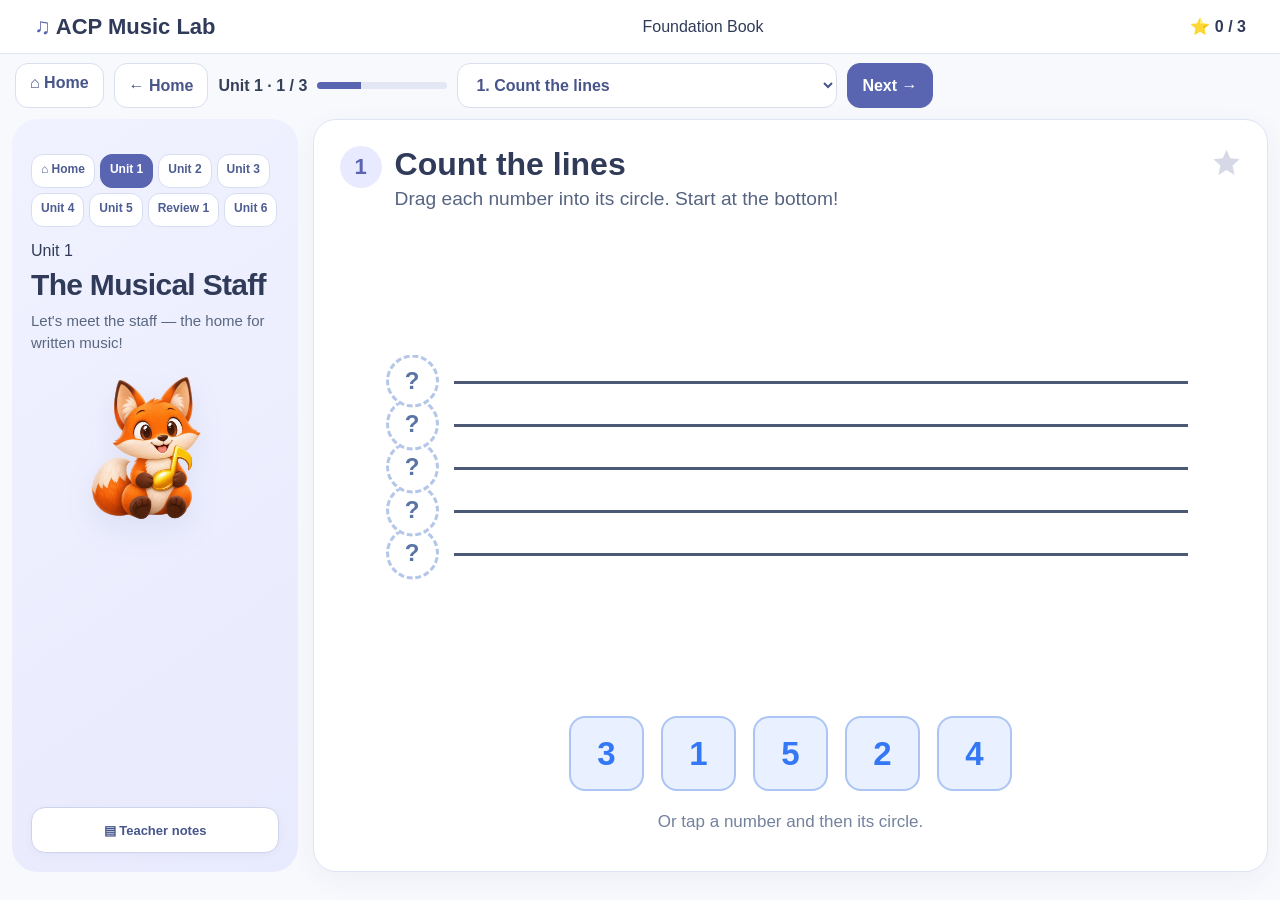
<file: unit1.html>
<!doctype html><html lang="en"><head><meta charset="utf-8"><meta name="viewport" content="width=device-width,initial-scale=1,viewport-fit=cover"><title>ACP Music Lab — Unit 1</title><style>
:root{font-family:-apple-system,BlinkMacSystemFont,'Segoe UI',sans-serif;color:#1d2945;background:#f8f9ff}*{box-sizing:border-box}body{margin:0}.top{background:white;border-bottom:1px solid #e1e7f3;padding:18px 3%;display:flex;align-items:center;justify-content:space-between;gap:12px}.logo{font-weight:800;font-size:23px}.logo i{color:#3478f6;font-style:normal}.meta{display:flex;justify-content:space-between;gap:12px;padding:20px 3%;flex-wrap:wrap}.layout{display:grid;grid-template-columns:minmax(230px,29%) 1fr;gap:20px;padding:0 2%}.intro{background:linear-gradient(145deg,#f1f3ff,#e8edff);border-radius:26px;padding:28px;min-height:700px;display:flex;flex-direction:column;justify-content:space-between}.intro h1{font-size:32px;letter-spacing:-.8px}.intro p{font-size:19px;line-height:1.5}.fox{text-align:center;font-size:100px}.activities{display:grid;gap:16px}.card{border:1px solid #dfe6f5;background:white;border-radius:24px;padding:22px;box-shadow:0 3px 12px #24345606}.heading{display:flex;align-items:flex-start;gap:13px}.number{display:grid;place-items:center;flex:none;width:42px;height:42px;border-radius:50%;background:#e4ecff;color:#3478f6;font-weight:800;font-size:22px}.heading h2{margin:0;font-size:21px}.heading p{margin:5px 0;color:#566482}.star{margin-left:auto;font-size:27px;color:#e8ad24}.staff{position:relative;height:188px;max-width:680px;margin:12px auto}.line{position:absolute;left:64px;right:12px;height:2px;background:#4b5974}.target{position:absolute;left:8px;transform:translateY(-50%);width:43px;height:43px;border:2px dashed #b5c7e9;border-radius:50%;background:white;color:#5a75a5;font-weight:750;font-size:20px;touch-action:manipulation}.target.done{background:#3478f6;color:white;border:0}.tiles,.choices{display:flex;justify-content:center;flex-wrap:wrap;gap:12px}.tile{width:56px;height:56px;border:2px solid #acc5f5;border-radius:16px;background:#e9f0ff;color:#3478f6;font-weight:800;font-size:25px;touch-action:none;user-select:none;-webkit-user-select:none}.tile.selected{background:#3478f6;color:white}.tile:disabled{opacity:.2}.hint{color:#73829d;font-size:13px;text-align:center}.draw{border:1px solid #dce4f5;border-radius:17px;background:#f7f9ff;overflow:hidden;max-width:680px;margin:16px auto 10px}canvas{width:100%;height:174px;display:block;touch-action:none}.actions{display:flex;justify-content:flex-end;align-items:center;gap:10px;flex-wrap:wrap}.primary,.quiet{border-radius:28px;padding:11px 20px;font-weight:700;font-size:15px}.primary{background:#3478f6;border:0;color:white}.quiet{background:white;border:1px solid #d0dcf3;color:#49659a}.choice{width:135px;height:100px;border:2px solid #dce4f2;background:white;border-radius:17px}.choice.correct{border-color:#29b76a;background:#e9fff0}.footer{display:flex;align-items:center;justify-content:space-between;gap:10px;padding:22px 3%;flex-wrap:wrap}.banner{background:#fff5da;border-radius:40px;padding:15px 24px;font-weight:700}.modal{position:fixed;inset:0;background:#192a4b88;display:none;align-items:center;justify-content:center;padding:25px}.modal>div{background:white;padding:30px;border-radius:24px;max-width:450px;box-shadow:0 12px 50px #0002}.modal h2{margin-top:0}@media(max-width:850px){.layout{grid-template-columns:1fr}.intro{min-height:0}.fox{display:none}.card{padding:17px 12px}.logo{font-size:18px}.intro h1{font-size:27px}.intro p{font-size:16px}}
</style><style id="acp-standard">.acp-nav{display:flex;gap:7px;flex-wrap:wrap;margin:18px 0}.acp-nav a{background:white;border:1px solid #d7def2;padding:10px 12px;border-radius:12px;color:#46568b;font-weight:750;font-size:13px;text-decoration:none}.acp-nav a[aria-current="page"]{background:#555fb0;color:white}.acp-bottom{display:flex;justify-content:space-between;flex-wrap:wrap;gap:12px;padding:22px;margin:20px 3%;background:#eef0ff;border-radius:22px}.acp-bottom a{padding:15px 20px;background:white;color:#343f58;border-radius:14px;text-decoration:none;font-weight:800}.acp-bottom a:last-child{background:#5262b1;color:white}.acp-gold{color:#DAA520!important;opacity:1!important;display:inline-flex;vertical-align:middle;align-items:center}.acp-muted{color:#d6d9e5!important;opacity:1!important;display:inline-flex;vertical-align:middle;align-items:center}.acp-reward-note{display:inline-flex;align-items:center;justify-content:center;margin:0 3px}.acp-sound{position:fixed;bottom:14px;right:14px;z-index:40;border:1px solid #d7def2;border-radius:999px;background:white;color:#44547f;padding:10px 14px;font-size:14px;font-weight:700;box-shadow:0 5px 20px #22335522;cursor:pointer}@media(max-width:700px){.acp-bottom{margin:15px}.acp-bottom a{flex:1;text-align:center}.acp-nav a{min-width:42px;text-align:center}}</style><link rel="stylesheet" href="acp-theme.css"><style id="unit1-touch-drag">#tiles,#tiles .tile{touch-action:none!important;-webkit-user-select:none;user-select:none}#tiles .tile.dragging{box-shadow:0 12px 25px #343f5840;opacity:.9;cursor:grabbing}#staff .target{touch-action:manipulation}</style><link rel="stylesheet" href="acp-pages.css?v=3"><style id="unit1-reference-layout">
/* Unit 1 reference interface: permanent lavender navigation and maximal child activity space. */
body.acp-screen-layout .top{height:54px;min-height:54px!important}
body.acp-screen-layout .acp-pagebar{max-width:1420px;width:calc(100% - 20px);padding:9px 5px 11px;gap:10px}
body.acp-screen-layout main.layout{max-width:1450px!important;grid-template-columns:clamp(198px,24%,286px) minmax(0,1fr)!important;gap:15px!important;margin-top:0!important;padding:0 12px!important}
body.acp-screen-layout main .intro{min-height:calc(100dvh - 147px)!important;position:sticky;top:10px;background:linear-gradient(150deg,#f2efff,#e8e8fc);padding:19px!important;border-radius:22px;justify-content:space-between!important;gap:10px!important}
body.acp-screen-layout main .intro .acp-nav{display:none!important}
body.acp-screen-layout main .intro .acp-course-nav{display:flex;flex-wrap:wrap;gap:5px}
body.acp-screen-layout main .intro .acp-course-nav a{font-size:12px;padding:7px 9px;min-height:34px}
body.acp-screen-layout main .intro h1{font-size:clamp(22px,2.4vw,30px)!important;margin:8px 0!important;line-height:1.12}
body.acp-screen-layout main .intro p{font-size:15px!important;line-height:1.4;margin:6px 0}
body.acp-screen-layout main .intro .fox{display:flex!important;align-items:center;justify-content:center}
body.acp-screen-layout main .intro .acp-mascot{max-width:clamp(100px,13vw,185px)!important;width:100%!important;height:auto!important;max-height:clamp(110px,24dvh,185px)!important;object-fit:contain}
body.acp-screen-layout main .card.acp-screen-active{min-height:calc(100dvh - 147px)!important;padding:clamp(16px,2vw,27px)!important;display:flex!important;flex-direction:column;justify-content:flex-start}
body.acp-screen-layout main .card.acp-screen-active .heading{margin-bottom:10px}
body.acp-screen-layout main .card.acp-screen-active .heading h2{font-size:clamp(25px,2.5vw,34px)!important}
body.acp-screen-layout main .card.acp-screen-active .heading p{font-size:clamp(17px,1.5vw,20px)!important}
body.acp-screen-layout main #staff{width:min(95%,830px);max-width:830px;height:clamp(220px,35dvh,330px);flex:1;min-height:190px;margin:clamp(8px,2dvh,25px) auto}
body.acp-screen-layout main #staff .line{height:3px;left:78px;right:18px}
body.acp-screen-layout main #staff .target{height:53px;width:53px;font-size:24px;left:10px;border-width:3px}
body.acp-screen-layout main #tiles{gap:clamp(8px,1.4vw,17px);margin:8px 0}
body.acp-screen-layout main #tiles .tile{height:clamp(58px,6vw,75px);width:clamp(58px,6vw,75px);font-size:clamp(25px,3vw,33px)}
body.acp-screen-layout main #msg1{font-size:17px;margin:13px 0}
body.acp-screen-layout main .draw{width:min(98%,850px)!important;max-width:850px!important;margin:12px auto!important}
body.acp-screen-layout main #canvas{height:clamp(184px,33dvh,290px);touch-action:none}
body.acp-screen-layout main .acp-child-directions{display:grid;gap:5px;margin:6px 0;padding:11px 15px;font-size:clamp(15px,1.5vw,18px)}
body.acp-screen-layout main .acp-child-directions>div{display:flex;align-items:center}
body.acp-screen-layout main .acp-child-directions .acp-direction-number{flex:0 0 29px}
body.acp-screen-layout main .actions{justify-content:center!important}
body.acp-screen-layout main .primary,body.acp-screen-layout main .quiet{min-height:48px;font-size:16px}
body.acp-screen-layout main #choices{gap:clamp(10px,2vw,28px);margin:auto 0}
body.acp-screen-layout main .choice{width:clamp(140px,18vw,220px);height:clamp(114px,15vw,170px)}
#unit1-teacher-notes{min-height:44px;background:white;color:#4b568d;border:1px solid #cfd4ed;border-radius:14px;padding:9px 11px;font-weight:800;font-size:13px}
body.acp-screen-layout #modal{z-index:2600}
@media(max-width:850px){
 body.acp-screen-layout main.layout{grid-template-columns:clamp(153px,25%,205px) minmax(0,1fr)!important;gap:9px!important;padding:0 8px!important}
 body.acp-screen-layout main .intro{padding:12px!important}
 body.acp-screen-layout main .intro .acp-course-nav a{font-size:11px;padding:6px}
 body.acp-screen-layout main .intro h1{font-size:23px!important}
 body.acp-screen-layout main .intro p{font-size:13px!important}
 body.acp-screen-layout main .card.acp-screen-active{padding:14px!important}
 body.acp-screen-layout main #staff{height:clamp(190px,32dvh,275px)}
 body.acp-screen-layout main #tiles .tile{width:56px;height:56px}
 body.acp-screen-layout main .acp-child-directions{font-size:15px}
}
@media(max-width:550px){
 body.acp-screen-layout main.layout{grid-template-columns:104px minmax(0,1fr)!important;gap:6px!important;padding:0 5px!important}
 body.acp-screen-layout main .intro{padding:7px!important}
 body.acp-screen-layout main .intro .acp-course-nav a{font-size:10px;min-height:31px}
 body.acp-screen-layout main .intro h1{font-size:18px!important}
 body.acp-screen-layout main .intro p{display:none!important}
 body.acp-screen-layout main .intro .acp-mascot{max-width:85px!important}
 body.acp-screen-layout main .card.acp-screen-active{padding:10px!important}
 body.acp-screen-layout main #staff{min-height:180px;width:100%}
 body.acp-screen-layout main #staff .line{left:51px}
 body.acp-screen-layout main #staff .target{left:0;width:43px;height:43px}
 body.acp-screen-layout main #tiles .tile{width:44px;height:52px}
 body.acp-screen-layout main .choice{width:110px;height:92px}
 body.acp-screen-layout main .acp-child-directions{font-size:13px}
}
</style></head><body><header class="top"><span class="logo"><i>♫</i> ACP Music Lab</span><span>Foundation Book</span><strong id="score">⭐ 0 / 3</strong></header><div class="meta"><strong>Chapter 1 · The Staff and Treble Clef</strong><span>Unit 1 of 25</span></div><main class="layout"><aside class="intro"><nav class="acp-course-nav" aria-label="Course navigation"><a href="index.html" aria-label="Back to landing page">⌂ Home</a><a href="unit1.html" aria-current="page">Unit 1</a><a href="unit2.html">Unit 2</a><a href="unit3.html">Unit 3</a><a href="unit4.html">Unit 4</a><a href="unit5.html">Unit 5</a><a href="review1.html">Review 1</a><a href="unit6.html">Unit 6</a></nav><div><span>Unit 1</span><h1>The Musical Staff</h1><p>Let's meet the staff — the home for written music!</p></div><div class="fox"><img class="acp-mascot" src="fox-approved.png" alt="Friendly orange fox holding a musical note" width="230" height="220"></div><button id="unit1-teacher-notes" type="button">▤ Teacher notes</button></aside><section class="activities"><article class="card"><div class="heading"><span class="number">1</span><div><h2>Count the lines</h2><p>Drag each number into its circle. Start at the bottom!</p></div><span class="star" id="star1">☆</span></div><div id="staff" class="staff"></div><div id="tiles" class="tiles"></div><p id="msg1" class="hint">Or tap a number and then its circle.</p></article><article class="card"><div class="heading"><span class="number">2</span><div><h2>Draw the staff</h2><p>Follow the dotted lines! Draw five straight lines with your finger or Apple Pencil.</p></div><span class="star" id="star2">☆</span></div><div class="acp-child-directions" aria-label="How to draw the staff"><div><span class="acp-direction-number">1</span>Put your finger on the first dotted line.</div><div><span class="acp-direction-number">2</span>Draw across from left to right.</div><div><span class="acp-direction-number">3</span>Do the same for all five lines, then press “Check my lines”.</div></div><div class="draw"><canvas id="canvas"></canvas></div><div class="actions"><span class="hint" id="msg2">0 of 5 lines traced</span><button id="clear" class="quiet">Try again ↻</button><button id="check" class="primary">Check my lines</button></div></article><article class="card"><div class="heading"><span class="number">3</span><div><h2>Choose the staff</h2><p>Tap the picture that shows a correct musical staff.</p></div><span class="star" id="star3">☆</span></div><div id="choices" class="choices"></div><p id="msg3" class="hint">Choose one picture.</p></article></section></main><footer class="footer"><button id="teacher" class="quiet">▤ Teacher Notes</button><span class="banner" id="banner">⭐ Keep going! Earn three stars!</span><button id="restart" class="primary">Restart unit ↻</button></footer><div id="modal" class="modal"><div><h2>Teacher Notes</h2><p>Allow about five minutes. Help the child count lines from the bottom upwards. Encourage retries without penalties. The drawing check is deliberately forgiving; teachers can help young children.</p><button id="close" class="primary">Close</button></div></div><script>
(()=>{'use strict';const $=id=>document.getElementById(id),won=[false,false,false];function award(n){if(won[n-1])return;won[n-1]=true;$('star'+n).textContent='⭐';const total=won.filter(Boolean).length;$('score').textContent='⭐ '+total+' / 3';$('banner').textContent=total===3?'🌟 Fantastic! All three stars earned!':'⭐ Great job! '+total+' of 3 stars earned';}const staff=$('staff'),tiles=$('tiles'),placed=new Set();let selected=null;const y=n=>{const height=staff.clientHeight||220;const spacing=Math.min(43,Math.max(29,(height-85)/4));return (height+spacing*4)/2-(n-1)*spacing};for(let n=1;n<=5;n++){const l=document.createElement('div');l.className='line';l.style.top=y(n)+'px';l.dataset.line=n;staff.append(l);const t=document.createElement('button');t.className='target';t.dataset.n=n;t.style.top=y(n)+'px';t.textContent='?';t.setAttribute('aria-label','Line '+n);t.onclick=()=>place(n,selected);staff.append(t);}function place(n,v){if(v==null||placed.has(n))return;if(n!==v){$('msg1').textContent='Try again! Count from the bottom.';return;}placed.add(n);const t=staff.querySelector('[data-n="'+n+'"]');t.classList.add('done');t.textContent=n;tiles.querySelector('[data-n="'+n+'"]').disabled=true;selected=null;tiles.querySelectorAll('.tile').forEach(x=>x.classList.remove('selected'));$('msg1').textContent=placed.size+' of 5 correct';if(placed.size===5){award(1);$('msg1').textContent='Wonderful! All five lines!';}}
[3,1,5,2,4].forEach(n=>{const b=document.createElement('button');b.className='tile';b.dataset.n=n;b.textContent=n;let start=null;b.onclick=()=>{if(b.disabled)return;selected=n;tiles.querySelectorAll('.tile').forEach(x=>x.classList.toggle('selected',x===b));};b.addEventListener('pointerdown',e=>{if(b.disabled)return;e.preventDefault();start={x:e.clientX,y:e.clientY,id:e.pointerId,moved:false};b.setPointerCapture(e.pointerId);b.classList.add('dragging');});b.addEventListener('pointermove',e=>{if(!start||start.id!==e.pointerId)return;e.preventDefault();const dx=e.clientX-start.x,dy=e.clientY-start.y;if(Math.hypot(dx,dy)>8)start.moved=true;b.style.transform='translate('+dx+'px,'+dy+'px)';b.style.position='relative';b.style.zIndex='20';});b.addEventListener('pointerup',e=>{if(!start||start.id!==e.pointerId)return;e.preventDefault();const moved=start.moved||Math.hypot(e.clientX-start.x,e.clientY-start.y)>15;b.style.transform='';b.style.position='';b.style.zIndex='';b.classList.remove('dragging');start=null;if(moved){const target=document.elementFromPoint(e.clientX,e.clientY)?.closest('.target');if(target&&staff.contains(target))place(Number(target.dataset.n),n);}});b.addEventListener('pointercancel',()=>{start=null;b.style.transform='';b.style.position='';b.style.zIndex='';b.classList.remove('dragging');});tiles.append(b);});
const staffLayout=()=>staff.querySelectorAll('.line,.target').forEach(el=>{const n=el.classList.contains('target')?Number(el.dataset.n):Number(el.dataset.line);if(n)el.style.top=y(n)+'px'});new ResizeObserver(staffLayout).observe(staff);requestAnimationFrame(staffLayout);
const canvas=$('canvas'),ctx=canvas.getContext('2d');let strokes=[],current=null;function draw(){const w=canvas.clientWidth,h=canvas.clientHeight;ctx.clearRect(0,0,w,h);ctx.lineWidth=2;ctx.strokeStyle='#c5d1e8';ctx.setLineDash([6,7]);for(let i=0;i<5;i++){const yy=24+i*Math.max(21,(h-48)/4);ctx.beginPath();ctx.moveTo(20,yy);ctx.lineTo(w-20,yy);ctx.stroke();}ctx.setLineDash([]);ctx.strokeStyle='#3478f6';ctx.lineWidth=4;ctx.lineCap='round';for(const s of [...strokes,...(current?[current]:[])]){if(!s.length)continue;ctx.beginPath();ctx.moveTo(s[0].x,s[0].y);s.forEach(p=>ctx.lineTo(p.x,p.y));ctx.stroke();}}function resize(){const r=canvas.getBoundingClientRect(),d=devicePixelRatio||1;canvas.width=Math.round(r.width*d);canvas.height=Math.round(r.height*d);ctx.setTransform(d,0,0,d,0,0);draw();}requestAnimationFrame(resize);window.addEventListener('resize',resize);const drawCard=canvas.closest('.card');if(drawCard){const sizeObserver=new ResizeObserver(()=>{if(canvas.clientWidth&&canvas.clientHeight)resize()});sizeObserver.observe(drawCard)}const pt=e=>{const r=canvas.getBoundingClientRect();return{x:e.clientX-r.left,y:e.clientY-r.top};};canvas.addEventListener('pointerdown',e=>{e.preventDefault();canvas.setPointerCapture(e.pointerId);current=[pt(e)];draw();});canvas.addEventListener('pointermove',e=>{if(current){current.push(pt(e));draw();}});function end(){if(!current)return;strokes.push(current);current=null;draw();$('msg2').textContent=strokes.length+' strokes drawn';}canvas.addEventListener('pointerup',end);canvas.addEventListener('pointercancel',end);$('clear').onclick=()=>{strokes=[];current=null;draw();$('msg2').textContent='0 of 5 lines traced';};$('check').onclick=()=>{const w=canvas.clientWidth;const valid=strokes.filter(s=>{if(s.length<2)return false;const xs=s.map(p=>p.x),ys=s.map(p=>p.y);return Math.max(...xs)-Math.min(...xs)>w*.55&&Math.max(...ys)-Math.min(...ys)<20;});if(valid.length>=5){award(2);$('msg2').textContent='Beautiful! Five lines drawn.';}else $('msg2').textContent='Trace all five dotted lines from left to right.';};function picture(n,slant){let s='<svg viewBox="0 0 120 90" width="100%" aria-hidden="true">';for(let i=0;i<n;i++){let yy=18+i*12;s+='<line x1="10" y1="'+yy+'" x2="110" y2="'+(yy+(slant?15:0))+'" stroke="#33405e" stroke-width="2.7"/>';}return s+'</svg>';}[[3,false],[5,false],[5,true]].forEach(([n,slant],i)=>{const b=document.createElement('button');b.className='choice';b.setAttribute('aria-label','Option '+(i+1));b.innerHTML=picture(n,slant);b.onclick=()=>{if(i===1){b.classList.add('correct');award(3);$('msg3').textContent='Yes! Five straight, parallel lines!';}else $('msg3').textContent='Not quite — try again!';};$('choices').append(b);});$('teacher').onclick=()=>$('modal').style.display='flex';$('close').onclick=()=>$('modal').style.display='none';$('restart').onclick=()=>location.reload();})();
</script><script id="acp-shared">
(()=>{'use strict';
const key="unit1.html",links=[["Home","index.html"],["1","unit1.html"],["2","unit2.html"],["3","unit3.html"],["4","unit4.html"],["5","unit5.html"],["Review","review1.html"],["6","unit6.html"]],eighthNote="<svg viewBox=\"0 0 100 125\" width=\"25\" height=\"32\" aria-hidden=\"true\"><ellipse cx=\"39\" cy=\"91\" rx=\"18\" ry=\"13\" transform=\"rotate(-20 39 91)\" fill=\"currentColor\"/><path d=\"M55 87 L55 25\" stroke=\"currentColor\" stroke-width=\"4\" stroke-linecap=\"round\"/><path d=\"M55 25 C55 42 83 47 83 67 C83 76 80 81 77 84 C82 65 70 58 55 50 Z\" fill=\"currentColor\"/></svg>",star="<svg viewBox=\"0 0 100 100\" width=\"29\" height=\"29\" aria-hidden=\"true\"><path d=\"M50 6 L63 35 L95 39 L71 60 L78 93 L50 76 L22 93 L29 60 L5 39 L37 35 Z\" fill=\"currentColor\"/></svg>";
const current='acp-progress-v2', saved=(()=>{try{return JSON.parse(localStorage.getItem(current)||'{}')}catch(e){return {}}})();
saved.last=key;try{localStorage.setItem(current,JSON.stringify(saved))}catch(e){}
const intro=document.querySelector('.intro');if(intro){const n=document.createElement('nav');n.className='acp-nav';n.setAttribute('aria-label','Course navigation');n.innerHTML=links.map(([name,url])=>'<a href="'+url+'"'+(url===key?' aria-current="page"':'')+'>'+name+'</a>').join('');intro.append(n)}
const foot=document.createElement('nav');foot.className='acp-bottom';foot.setAttribute('aria-label','Previous and next lessons');const i=links.findIndex(x=>x[1]===key);const prev=links[Math.max(0,i-1)],next=links[Math.min(links.length-1,i+1)];foot.innerHTML='<a href="'+prev[1]+'">← '+(i===1?'Home':prev[0]==='Home'?'Home':prev[0]==='Review'?'Review 1':'Unit '+prev[0])+'</a><a href="'+next[1]+'">'+(next[0]==='Review'?'Continue to Review 1':next[0]==='Home'?'Home':'Continue to Unit '+next[0])+' →</a>';document.body.append(foot);
let ctx=null,muted=false;const sound=document.createElement('button');sound.className='acp-sound';sound.textContent='♫ Piano on';sound.setAttribute('aria-label','Toggle piano sound');sound.onclick=()=>{muted=!muted;sound.textContent=muted?'♪ Sound off':'♫ Piano on'};document.body.append(sound);
const freq={C:261.6256,D:293.6648,E:329.6276,F:349.2282,G:391.9954};
function play(n){if(muted||!freq[n])return;try{ctx=ctx||new(window.AudioContext||window.webkitAudioContext)();if(ctx.state==='suspended')ctx.resume();const t=ctx.currentTime;const out=ctx.createGain();out.gain.value=.22;out.connect(ctx.destination);[[1,1],[2,.33],[3,.13],[4,.055]].forEach(([harm,level])=>{const osc=ctx.createOscillator(),g=ctx.createGain();osc.type='sine';osc.frequency.setValueAtTime(freq[n]*harm,t);g.gain.setValueAtTime(.0001,t);g.gain.exponentialRampToValueAtTime(level,t+.008);g.gain.exponentialRampToValueAtTime(.0001,t+.75);osc.connect(g);g.connect(out);osc.start(t);osc.stop(t+.8)})}catch(e){}}
document.addEventListener('click',e=>{const b=e.target.closest('button');if(!b)return;const n=b.dataset.note||b.dataset.answer||b.dataset.learn||b.dataset.n||b.textContent.trim();if(/^[C-G]$/.test(n))play(n);if(b.closest('#answers,#newchoices,#reviewchoices,#practiceButtons,#reviewButtons')){setTimeout(()=>{const parent=b.closest('.card')||document;const next=parent.querySelector('[id$="next"],[id$="Next"]');if(next&&!next.classList.contains('hidden')&&!next.disabled&&getComputedStyle(next).display!=='none')setTimeout(()=>{if(!next.classList.contains('hidden'))next.click()},650)},50)}},true);
const icon=(type,earned)=>'<span class="'+(earned?'acp-gold':'acp-muted')+'">'+(type==='star'?star:eighthNote)+'</span>';
function updateRewards(){document.querySelectorAll('.rewards,.reward,.stars').forEach(el=>{if(el.dataset.acpDone)return;const txt=el.textContent||'';if(!/[★☆⭐]/.test(txt))return;const glyphs=[...txt].filter(x=>'★☆⭐'.includes(x));if(!glyphs.length)return;el.dataset.acpDone='1';el.innerHTML=glyphs.map(x=>icon('note',x==='★'||x==='⭐')).join('');delete el.dataset.acpDone});
document.querySelectorAll('[id^="star"]').forEach(el=>{if(!/^star\d+$/.test(el.id))return;const t=el.textContent.trim();if(!/[★☆⭐]/.test(t))return;if(el.dataset.acpValue===t)return;el.dataset.acpValue=t;el.innerHTML=icon('star',t==='⭐'||t==='★');});
}
let pending=false;const obs=new MutationObserver(()=>{if(pending)return;pending=true;queueMicrotask(()=>{pending=false;updateRewards();const finished=document.querySelectorAll('.finished:not(.hidden),.done:not(.hidden),.complete:not(.hidden)');if(finished.length){saved.completed=saved.completed||{};saved.completed[key]=true;try{localStorage.setItem(current,JSON.stringify(saved))}catch(e){}}})});obs.observe(document.body,{subtree:true,childList:true,characterData:true});updateRewards();
})();
</script><script id="acp-star-tracker">
(()=>{'use strict';
const page="unit1.html",limit=3,storageKey='acp-stars-v1';
function currentStars(){return Number((document.getElementById('score')?.textContent||'').match(/(\d+)\s*\/\s*3/)?.[1]||0)}
function updateStars(){
 const earned=Math.min(limit,Math.max(0,currentStars()||0));
 let progress={};
 try{progress=JSON.parse(localStorage.getItem(storageKey)||'{}')}catch(e){}
 if(earned>(Number(progress[page])||0)){
  progress[page]=earned;
  try{localStorage.setItem(storageKey,JSON.stringify(progress))}catch(e){}
 }
}
let pending=false;
const observer=new MutationObserver(()=>{if(pending)return;pending=true;queueMicrotask(()=>{pending=false;updateStars()})});
observer.observe(document.body,{subtree:true,childList:true,characterData:true,attributes:true,attributeFilter:['class','style']});
updateStars();
})();
</script><script id="unit1-teacher-access">document.getElementById('unit1-teacher-notes')?.addEventListener('click',()=>document.getElementById('teacher')?.click());</script><script src="acp-pages.js?v=2"></script></body></html>
</file>
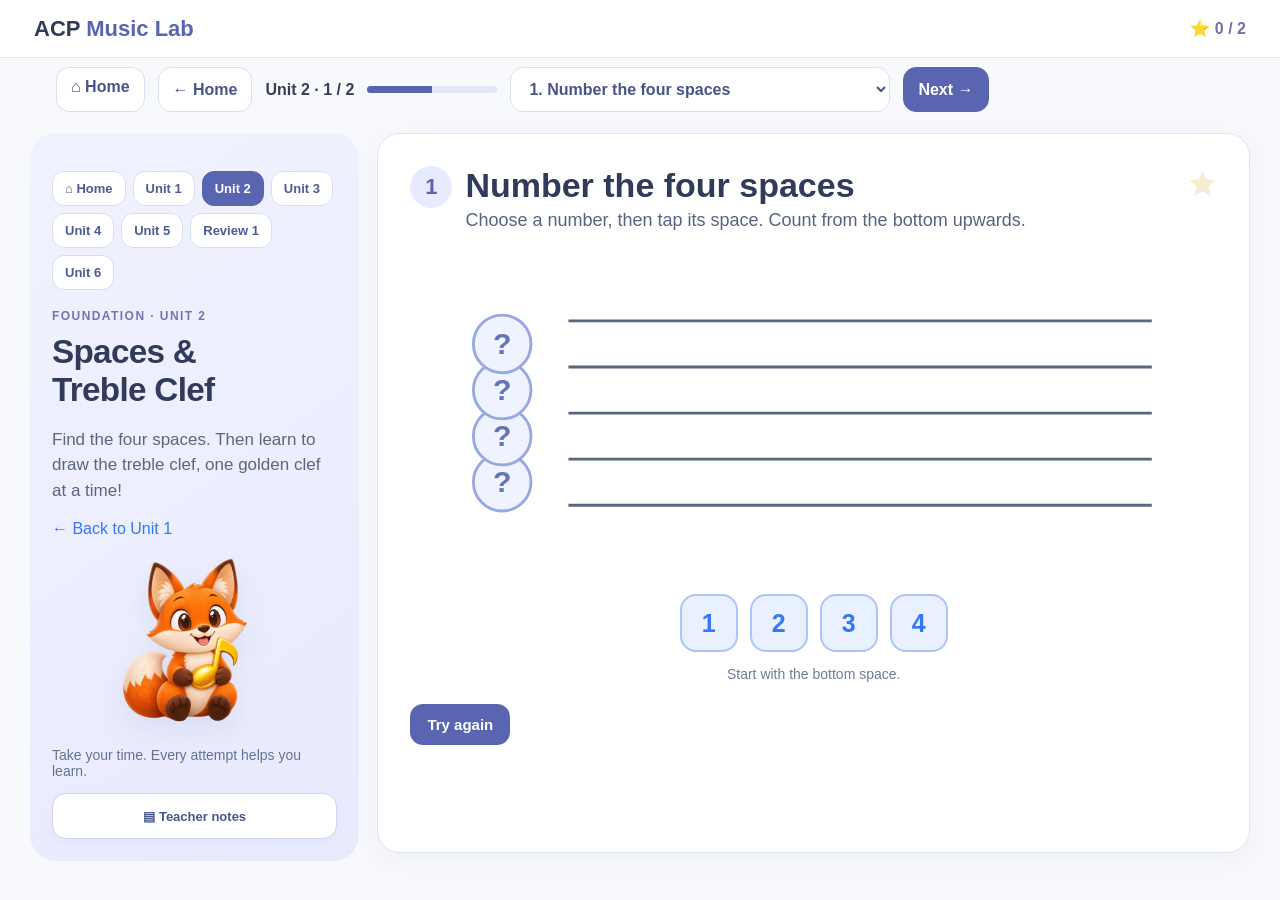
<file: unit2.html>
<!doctype html><html lang="en"><head><meta charset="utf-8"><meta name="viewport" content="width=device-width,initial-scale=1,viewport-fit=cover"><title>ACP Music Lab — Unit 2</title><style>
:root{font-family:-apple-system,BlinkMacSystemFont,'Segoe UI',sans-serif;color:#26314d;background:#f8f9ff}*{box-sizing:border-box}body{margin:0}.top{background:#fff;border-bottom:1px solid #e1e7f3;padding:18px 4%;display:flex;align-items:center;justify-content:space-between;gap:12px}.logo{font-weight:800;font-size:23px}.logo i{color:#3478f6;font-style:normal}a{color:#3478f6;text-decoration:none}.layout{display:grid;grid-template-columns:minmax(240px,29%) 1fr;gap:20px;padding:22px 3%}.intro{background:linear-gradient(145deg,#f1f3ff,#e8edff);border-radius:26px;padding:28px;display:flex;flex-direction:column;gap:20px}.intro h1{font-size:32px;letter-spacing:-.8px;margin:0}.intro p{font-size:18px;line-height:1.5}.fox{text-align:center;font-size:95px}.activities{display:grid;gap:16px}.card{border:1px solid #dfe6f5;background:white;border-radius:24px;padding:22px;box-shadow:0 3px 12px #24345606}.heading{display:flex;align-items:flex-start;gap:13px}.number{display:grid;place-items:center;flex:none;width:42px;height:42px;border-radius:50%;background:#e4ecff;color:#3478f6;font-weight:800;font-size:22px}.heading h2{margin:0;font-size:21px}.heading p{margin:5px 0;color:#566482}.star{margin-left:auto;font-size:28px;opacity:.2}.staff{width:100%;max-width:680px;display:block;margin:10px auto}.tiles{display:flex;justify-content:center;flex-wrap:wrap;gap:12px}.tile{width:58px;height:58px;border:2px solid #acc5f5;border-radius:16px;background:#e9f0ff;color:#3478f6;font-weight:800;font-size:25px;touch-action:manipulation}.tile.selected{background:#3478f6;color:white}.tile:disabled{opacity:.25}.hint{color:#6e7c98;font-size:14px;text-align:center;min-height:24px}.btn{border:0;border-radius:13px;background:#3478f6;color:white;font-weight:750;font-size:15px;padding:12px 17px;cursor:pointer}.btn.soft{background:#eaf0ff;color:#3478f6}.buttons{display:flex;flex-wrap:wrap;gap:9px;margin:15px 0}.drawing{max-width:680px;margin:auto}.drawing svg{display:block;width:100%;max-height:490px;background:#fff;border:1px solid #e0e5f1;border-radius:18px;touch-action:none}.rewards{background:#fff9e9;border-radius:16px;padding:15px;margin-top:15px}.clefs{display:flex;justify-content:space-around;gap:5px;font-size:35px;color:#c99b31}.complete{background:#fff5d9;border-radius:18px;padding:18px;text-align:center;font-weight:800;display:none}.label{font-size:12px;letter-spacing:.05em;color:#93752c;font-weight:800}.progress{font-weight:800;color:#7b6ca8}@media(max-width:750px){.layout{grid-template-columns:1fr;padding:14px}.intro{min-height:auto}.fox{font-size:54px}.card{padding:16px}.top{padding:14px}.intro h1{font-size:26px}}
.tile{touch-action:none;user-select:none;-webkit-user-select:none}.clefs{align-items:center;justify-content:center;flex-wrap:wrap}.clefs span{opacity:1!important}#clefComplete{color:#A87913;font-size:18px;padding:10px}#star2{color:#DAA520!important}#board{touch-action:none}#independent{min-height:48px}</style><style id="acp-standard">.acp-nav{display:flex;gap:7px;flex-wrap:wrap;margin:18px 0}.acp-nav a{background:white;border:1px solid #d7def2;padding:10px 12px;border-radius:12px;color:#46568b;font-weight:750;font-size:13px;text-decoration:none}.acp-nav a[aria-current="page"]{background:#555fb0;color:white}.acp-bottom{display:flex;justify-content:space-between;flex-wrap:wrap;gap:12px;padding:22px;margin:20px 3%;background:#eef0ff;border-radius:22px}.acp-bottom a{padding:15px 20px;background:white;color:#343f58;border-radius:14px;text-decoration:none;font-weight:800}.acp-bottom a:last-child{background:#5262b1;color:white}.acp-gold{color:#DAA520!important;opacity:1!important;display:inline-flex;vertical-align:middle;align-items:center}.acp-muted{color:#d6d9e5!important;opacity:1!important;display:inline-flex;vertical-align:middle;align-items:center}.acp-reward-note{display:inline-flex;align-items:center;justify-content:center;margin:0 3px}.acp-sound{position:fixed;bottom:14px;right:14px;z-index:40;border:1px solid #d7def2;border-radius:999px;background:white;color:#44547f;padding:10px 14px;font-size:14px;font-weight:700;box-shadow:0 5px 20px #22335522;cursor:pointer}@media(max-width:700px){.acp-bottom{margin:15px}.acp-bottom a{flex:1;text-align:center}.acp-nav a{min-width:42px;text-align:center}}</style><link rel="stylesheet" href="acp-theme.css"><style id="unit2-touch-drag">#tiles,#tiles .tile{touch-action:none!important;user-select:none;-webkit-user-select:none}#tiles .tile.dragging{box-shadow:0 12px 25px #343f5840;opacity:.92;cursor:grabbing}</style><style id="clef-focus-style">
body.clef-focus-open{overflow:hidden!important}
#clef-exercise.clef-focus-active{position:fixed!important;inset:0!important;inset:0 0 0 0!important;z-index:1000!important;overflow-y:auto!important;overscroll-behavior:contain;display:flex!important;flex-direction:column;gap:8px;margin:0!important;border-radius:0!important;padding:calc(env(safe-area-inset-top,0px) + 12px) max(16px,env(safe-area-inset-right,0px)) calc(env(safe-area-inset-bottom,0px) + 12px) max(16px,env(safe-area-inset-left,0px))!important;background:#f8f9fd!important}
#clef-exercise.clef-focus-active .heading{flex:none;align-items:center}
#clef-exercise.clef-focus-active .heading h2{font-size:clamp(18px,2vw,24px)}
#clef-exercise.clef-focus-active .heading p{display:none}
#clef-exercise.clef-focus-active .buttons{flex:none;justify-content:center;gap:8px;margin:5px 0}
#clef-exercise.clef-focus-active .buttons button{font-size:14px;padding:10px 13px;min-height:43px}
#clef-exercise.clef-focus-active .drawing{flex:1 0 auto;min-height:0;width:100%;max-width:none;display:flex;align-items:center;justify-content:center;margin:0}
#clef-exercise.clef-focus-active #board{display:block;width:auto!important;max-width:100%!important;height:min(66dvh,760px)!important;max-height:none!important;aspect-ratio:360 / 430;flex:none;touch-action:none!important}
#clef-exercise.clef-focus-active .rewards{flex:none;padding:10px;margin:2px 0}
#clef-exercise.clef-focus-active #clef-focus{background:#343f58!important;color:white!important}
@media(max-width:700px){#clef-exercise.clef-focus-active #board{height:min(53dvh,660px)!important}#clef-exercise.clef-focus-active .buttons{gap:5px}#clef-exercise.clef-focus-active .buttons button{font-size:12px;padding:8px 10px}}
@media(max-height:700px){#clef-exercise.clef-focus-active #board{height:min(52dvh,530px)!important}}
</style><link rel="stylesheet" href="acp-pages.css?v=3"></head><body><header class="top"><div class="logo">ACP <i>Music Lab</i></div><div class="progress">⭐ <span id="stars">0</span> / 2</div></header><main class="layout"><aside class="intro"><nav class="acp-course-nav" aria-label="Course navigation"><a href="index.html" aria-label="Back to landing page">⌂ Home</a><a href="unit1.html">Unit 1</a><a href="unit2.html" aria-current="page">Unit 2</a><a href="unit3.html">Unit 3</a><a href="unit4.html">Unit 4</a><a href="unit5.html">Unit 5</a><a href="review1.html">Review 1</a><a href="unit6.html">Unit 6</a></nav><div><div style="font-size:12px;font-weight:800;letter-spacing:.12em;color:#7175b1">FOUNDATION · UNIT 2</div><h1>Spaces &amp;<br>Treble Clef</h1><p>Find the four spaces. Then learn to draw the treble clef, one golden clef at a time!</p><a href="unit1.html">← Back to Unit 1</a></div><div class="fox"><img class="acp-mascot" src="fox-approved.png" alt="Friendly orange fox holding a musical note" width="230" height="220"></div><div style="color:#657391;font-size:14px">Take your time. Every attempt helps you learn.</div></aside><div class="activities"><section class="card"><div class="heading"><span class="number">1</span><div><h2>Number the four spaces</h2><p>Choose a number, then tap its space. Count from the bottom upwards.</p></div><span class="star" id="star1">⭐</span></div><svg id="spaces" class="staff" viewBox="0 0 560 235" aria-label="Five staff lines with four numbered spaces"><g id="spaceLines"></g></svg><div id="tiles" class="tiles"></div><p id="spaceMessage" class="hint">Start with the bottom space.</p><button class="btn soft" id="resetSpaces">Try again</button></section><section class="card" id="clef-exercise"><div class="heading"><span class="number">2</span><div><h2>Learn to draw the treble clef</h2><p>Watch, then trace the guide with your finger or Apple Pencil. The teacher accepts each attempt. Collect five golden eighth notes for one golden star. Drawing independently is optional.</p></div><span class="star" id="star2">⭐</span></div><div class="buttons"><button id="watch" class="btn">▶ Watch</button><button id="slow" class="btn soft">🐢 Slowly</button><button id="draw" class="btn soft">✏️ Trace</button><button id="independent" class="btn soft">✏️ Draw independently</button><button id="clear" class="btn soft">↺ Try again</button><button id="clef-focus" class="btn soft" aria-pressed="false" type="button">⛶ Focus Mode</button></div><div class="drawing"><svg id="board" viewBox="0 0 360 430" aria-label="Treble clef drawing board"><g stroke="#d1d5df" stroke-width="1.6"><path d="M25 130H335 M25 170H335 M25 210H335 M25 250H335 M25 290H335"/></g><path d="M25 250H335" stroke="#f25457" stroke-width="3"/><text x="31" y="242" font-size="12" font-weight="800" fill="#e65358">G</text><path id="model" d="M178 250 C161 246 162 227 179 216 C197 204 219 217 216 241 C213 266 192 285 169 289 C145 293 128 282 126 262 C123 242 141 223 157 207 C171 193 182 181 190 166 C205 139 207 110 201 82 C196 58 184 47 176 55 C162 67 165 96 173 121 C184 157 193 190 196 224 C200 276 201 319 196 349 C193 370 181 383 168 378 C155 374 154 361 164 354 C173 349 181 355 179 363" fill="none" stroke="#e8e4f0" stroke-width="9" stroke-linecap="round" stroke-linejoin="round"/><path id="trace" d="M178 250 C161 246 162 227 179 216 C197 204 219 217 216 241 C213 266 192 285 169 289 C145 293 128 282 126 262 C123 242 141 223 157 207 C171 193 182 181 190 166 C205 139 207 110 201 82 C196 58 184 47 176 55 C162 67 165 96 173 121 C184 157 193 190 196 224 C200 276 201 319 196 349 C193 370 181 383 168 378 C155 374 154 361 164 354 C173 349 181 355 179 363" fill="none" stroke="#373b4d" stroke-width="5.5" stroke-linecap="round" stroke-linejoin="round"/><path id="ink" d="" fill="none" stroke="#7775bd" stroke-width="7" stroke-linecap="round" stroke-linejoin="round"/><circle id="dot" cx="178" cy="250" r="9" fill="#43b889" stroke="white" stroke-width="3"/><text id="startLabel" x="193" y="242" font-size="12" font-weight="800" fill="#27966d">START</text></svg></div><div class="buttons" style="justify-content:space-between;align-items:center"><span id="drawMessage" class="hint" style="text-align:left">Watch the movement, then try drawing.</span><button id="check" class="btn" style="display:none">✓ Teacher accepts drawing</button></div><div class="rewards"><div class="label">GOLDEN EIGHTH NOTES · <span id="count">0</span> / 5</div><div id="rewards" class="clefs"></div><div id="clefComplete" style="display:none;text-align:center;font-weight:800;margin-top:8px">You earned one golden star!</div></div></section><div class="complete" id="finished">🌟 Unit 2 complete! Two stars earned!</div></div></main><script>
(()=>{'use strict';const $=id=>document.getElementById(id);let selected=null,placed={},spaceDone=false,clefDone=false,count=0;function update(){ $('stars').textContent=Number(spaceDone)+Number(clefDone);$('star1').style.opacity=spaceDone?1:.2;$('star2').style.opacity=clefDone?1:.2;$('finished').style.display=spaceDone&&clefDone?'block':'none'}const ns='http://www.w3.org/2000/svg';function node(tag,attrs,parent,text){let e=document.createElementNS(ns,tag);for(let [k,v] of Object.entries(attrs))e.setAttribute(k,v);if(text!==undefined)e.textContent=text;parent.appendChild(e);return e}function renderSpaces(){let g=$('spaceLines');g.replaceChildren();for(let i=0;i<5;i++){let y=180-i*32;node('line',{x1:110,x2:515,y1:y,y2:y,stroke:'#59677e','stroke-width':2},g)}for(let i=1;i<=4;i++){let y=196-i*32;let c=node('circle',{cx:64,cy:y,r:20,fill:placed[i]?'#e6f8ec':'#eff2ff',stroke:placed[i]?'#57b783':'#98a9df','stroke-width':2},g);node('text',{x:64,y:y+7,'text-anchor':'middle','font-size':21,'font-weight':800,fill:placed[i]?'#26855b':'#6376b4','pointer-events':'none'},g,placed[i]||'?');c.style.cursor='pointer';c.onclick=()=>place(i)}$('tiles').replaceChildren();for(let n=1;n<=4;n++){let b=document.createElement('button');b.className='tile'+(selected===n?' selected':'');b.textContent=n;b.disabled=spaceDone||Object.values(placed).includes(n);b.onclick=()=>{if(b.dataset.dragged==='1'){b.dataset.dragged='0';return}selected=n;renderSpaces()};let dragStart=null;const clearDrag=()=>{dragStart=null;b.style.transform='';b.style.position='';b.style.zIndex='';b.classList.remove('dragging')};b.addEventListener('pointerdown',e=>{if(b.disabled)return;e.preventDefault();dragStart={x:e.clientX,y:e.clientY,id:e.pointerId,moved:false};b.setPointerCapture(e.pointerId);b.classList.add('dragging')});b.addEventListener('pointermove',e=>{if(!dragStart||e.pointerId!==dragStart.id)return;e.preventDefault();const dx=e.clientX-dragStart.x,dy=e.clientY-dragStart.y;if(Math.hypot(dx,dy)>8)dragStart.moved=true;b.style.position='relative';b.style.zIndex='20';b.style.transform='translate('+dx+'px,'+dy+'px)'});b.addEventListener('pointerup',e=>{if(!dragStart||e.pointerId!==dragStart.id)return;e.preventDefault();const distance=Math.hypot(e.clientX-dragStart.x,e.clientY-dragStart.y);const moved=dragStart.moved||distance>=18;clearDrag();if(!moved){selected=n;renderSpaces();return}b.dataset.dragged='1';selected=n;const svg=$('spaceLines').ownerSVGElement;const bounds=svg.getBoundingClientRect();const vb=svg.viewBox.baseVal;const x=vb.x+(e.clientX-bounds.left)/bounds.width*vb.width;const y=vb.y+(e.clientY-bounds.top)/bounds.height*vb.height;let target=null;for(let i=1;i<=4;i++){const yy=196-i*32;if(Math.abs(x-64)<48&&Math.abs(y-yy)<23){target=i;break}}if(target!==null)place(target);else{selected=null;$('spaceMessage').textContent='Drag a number into one of the circles.';renderSpaces()}});b.addEventListener('pointercancel',clearDrag);$('tiles').appendChild(b)}}function place(i){if(selected===null||spaceDone)return;if(selected!==i){$('spaceMessage').textContent='Try again! Count from the bottom space.';return}placed[i]=selected;selected=null;let total=Object.keys(placed).length;if(total===4){spaceDone=true;$('spaceMessage').textContent='⭐ Brilliant! All four spaces are correct!';update()}else $('spaceMessage').textContent='Well done! '+total+' of 4 spaces.';renderSpaces()}$('resetSpaces').onclick=()=>{selected=null;placed={};spaceDone=false;$('spaceMessage').textContent='Start with the bottom space.';renderSpaces();update()};renderSpaces();
let p=$('model'),trace=$('trace'),dot=$('dot'),ink=$('ink'),svg=$('board'),len=p.getTotalLength(),progress=0,raf=0,last=0,speed=.0003,mode='watch',drawingMode='trace',pts=[],drawing=false;function render(){trace.style.strokeDasharray=len;trace.style.strokeDashoffset=len*(1-progress);let q=p.getPointAtLength(len*progress);dot.setAttribute('cx',q.x);dot.setAttribute('cy',q.y);$('startLabel').style.display=progress>.04?'none':''}function stop(){if(raf)cancelAnimationFrame(raf);raf=0;last=0}function tick(t){if(!last)last=t;progress=Math.min(1,progress+(t-last)*speed);last=t;render();if(progress<1)raf=requestAnimationFrame(tick);else{raf=0;$('drawMessage').textContent='Now try drawing it yourself!'}}function watch(s){stop();mode='watch';p.style.opacity='1';trace.style.display='';progress=0;pts=[];ink.setAttribute('d','');$('check').style.display='none';dot.style.display='';trace.style.stroke='#373b4d';speed=s;render();$('drawMessage').textContent='Follow the dot from the G line.';raf=requestAnimationFrame(tick)}$('watch').onclick=()=>watch(.0003);$('slow').onclick=()=>watch(.00015);$('draw').onclick=()=>{stop();mode='draw';drawingMode='trace';pts=[];drawing=false;trace.style.display='';ink.setAttribute('d','');progress=1;p.style.opacity='1';render();trace.style.stroke='#e5e0ed';dot.style.display='none';$('check').style.display='';$('drawMessage').textContent='Trace the pale guide, starting on the G line. Ask your teacher to accept your drawing.';$('check').textContent='✓ Teacher accepts drawing'};$('independent').onclick=()=>{stop();mode='draw';drawingMode='independent';pts=[];trace.style.display='none';drawing=false;ink.setAttribute('d','');progress=1;render();trace.style.stroke='#e5e0ed';p.style.opacity='0';dot.style.display='none';$('check').style.display='';$('check').textContent='✓ Teacher accepts drawing';$('drawMessage').textContent='Optional: draw the clef without the guide. Your teacher decides when it is ready.'};function pos(e){let q=svg.createSVGPoint();q.x=e.clientX;q.y=e.clientY;return q.matrixTransform(svg.getScreenCTM().inverse())}function redraw(){ink.setAttribute('d',pts.map((q,i)=>(i?'L':'M')+q.x.toFixed(1)+' '+q.y.toFixed(1)).join(' '))}svg.addEventListener('pointerdown',e=>{if(mode!=='draw'||clefDone)return;let q=pos(e);if(!pts.length&&Math.hypot(q.x-178,q.y-250)>45){$('drawMessage').textContent='Begin on the G line!';return}drawing=true;svg.setPointerCapture(e.pointerId);pts.push(q);redraw()});svg.addEventListener('pointermove',e=>{if(!drawing)return;pts.push(pos(e));redraw()});svg.addEventListener('pointerup',()=>drawing=false);svg.addEventListener('pointercancel',()=>drawing=false);function rewards(){$('count').textContent=count;$('rewards').innerHTML=Array.from({length:5},(_,i)=>'<span style="color:'+(i<count?'#DAA520':'#D6D9E5')+';display:inline-flex">'+ "<svg viewBox=\"0 0 100 125\" width=\"29\" height=\"37\" aria-hidden=\"true\"><ellipse cx=\"39\" cy=\"91\" rx=\"18\" ry=\"13\" transform=\"rotate(-20 39 91)\" fill=\"currentColor\"/><path d=\"M55 87 L55 25\" stroke=\"currentColor\" stroke-width=\"4\" stroke-linecap=\"round\"/><path d=\"M55 25 C55 42 83 47 83 67 C83 76 80 81 77 84 C82 65 70 58 55 50 Z\" fill=\"currentColor\"/></svg>" +'</span>').join('')}$('check').onclick=()=>{if(clefDone||mode!=='draw')return;if(pts.length<3){$('drawMessage').textContent='Draw your clef first, then ask your teacher to accept it.';return}count=Math.min(5,count+1);rewards();pts=[];drawing=false;ink.setAttribute('d','');if(count===5){$('check').style.display='none';clefDone=true;$('clefComplete').style.display='block';$('drawMessage').textContent='Wonderful! Five golden eighth notes — one golden star!';update()}else{$('drawMessage').textContent='Accepted by your teacher! '+count+' of 5 golden eighth notes. Draw another clef.';$('check').textContent='✓ Teacher accepts drawing ('+(count+1)+'/5)'}};$('clear').onclick=()=>{if(clefDone){clefDone=false;count=0;$('clefComplete').style.display='none';update();rewards()}stop();mode='draw';pts=[];drawing=false;ink.setAttribute('d','');progress=1;render();trace.style.display=drawingMode==='independent'?'none':'';trace.style.stroke='#e5e0ed';p.style.opacity=drawingMode==='independent'?'0':'1';dot.style.display='none';$('check').style.display='';$('check').textContent='✓ Teacher accepts drawing';$('drawMessage').textContent=drawingMode==='independent'?'Try drawing again without the guide. Clearing does not award an eighth note.':'Try tracing again. Clearing does not award an eighth note.'};rewards();render();update()})();
</script><script id="acp-shared">
(()=>{'use strict';
const key="unit2.html",links=[["Home","index.html"],["1","unit1.html"],["2","unit2.html"],["3","unit3.html"],["4","unit4.html"],["5","unit5.html"],["Review","review1.html"],["6","unit6.html"]],eighthNote="<svg viewBox=\"0 0 100 125\" width=\"25\" height=\"32\" aria-hidden=\"true\"><ellipse cx=\"39\" cy=\"91\" rx=\"18\" ry=\"13\" transform=\"rotate(-20 39 91)\" fill=\"currentColor\"/><path d=\"M55 87 L55 25\" stroke=\"currentColor\" stroke-width=\"4\" stroke-linecap=\"round\"/><path d=\"M55 25 C55 42 83 47 83 67 C83 76 80 81 77 84 C82 65 70 58 55 50 Z\" fill=\"currentColor\"/></svg>",star="<svg viewBox=\"0 0 100 100\" width=\"29\" height=\"29\" aria-hidden=\"true\"><path d=\"M50 6 L63 35 L95 39 L71 60 L78 93 L50 76 L22 93 L29 60 L5 39 L37 35 Z\" fill=\"currentColor\"/></svg>";
const current='acp-progress-v2', saved=(()=>{try{return JSON.parse(localStorage.getItem(current)||'{}')}catch(e){return {}}})();
saved.last=key;try{localStorage.setItem(current,JSON.stringify(saved))}catch(e){}
const intro=document.querySelector('.intro');if(intro){const n=document.createElement('nav');n.className='acp-nav';n.setAttribute('aria-label','Course navigation');n.innerHTML=links.map(([name,url])=>'<a href="'+url+'"'+(url===key?' aria-current="page"':'')+'>'+name+'</a>').join('');intro.append(n)}
const foot=document.createElement('nav');foot.className='acp-bottom';foot.setAttribute('aria-label','Previous and next lessons');const i=links.findIndex(x=>x[1]===key);const prev=links[Math.max(0,i-1)],next=links[Math.min(links.length-1,i+1)];foot.innerHTML='<a href="'+prev[1]+'">← '+(i===1?'Home':prev[0]==='Home'?'Home':prev[0]==='Review'?'Review 1':'Unit '+prev[0])+'</a><a href="'+next[1]+'">'+(next[0]==='Review'?'Continue to Review 1':next[0]==='Home'?'Home':'Continue to Unit '+next[0])+' →</a>';document.body.append(foot);
let ctx=null,muted=false;const sound=document.createElement('button');sound.className='acp-sound';sound.textContent='♫ Piano on';sound.setAttribute('aria-label','Toggle piano sound');sound.onclick=()=>{muted=!muted;sound.textContent=muted?'♪ Sound off':'♫ Piano on'};document.body.append(sound);
const freq={C:261.6256,D:293.6648,E:329.6276,F:349.2282,G:391.9954};
function play(n){if(muted||!freq[n])return;try{ctx=ctx||new(window.AudioContext||window.webkitAudioContext)();if(ctx.state==='suspended')ctx.resume();const t=ctx.currentTime;const out=ctx.createGain();out.gain.value=.22;out.connect(ctx.destination);[[1,1],[2,.33],[3,.13],[4,.055]].forEach(([harm,level])=>{const osc=ctx.createOscillator(),g=ctx.createGain();osc.type='sine';osc.frequency.setValueAtTime(freq[n]*harm,t);g.gain.setValueAtTime(.0001,t);g.gain.exponentialRampToValueAtTime(level,t+.008);g.gain.exponentialRampToValueAtTime(.0001,t+.75);osc.connect(g);g.connect(out);osc.start(t);osc.stop(t+.8)})}catch(e){}}
document.addEventListener('click',e=>{const b=e.target.closest('button');if(!b)return;const n=b.dataset.note||b.dataset.answer||b.dataset.learn||b.dataset.n||b.textContent.trim();if(/^[C-G]$/.test(n))play(n);if(b.closest('#answers,#newchoices,#reviewchoices,#practiceButtons,#reviewButtons')){setTimeout(()=>{const parent=b.closest('.card')||document;const next=parent.querySelector('[id$="next"],[id$="Next"]');if(next&&!next.classList.contains('hidden')&&!next.disabled&&getComputedStyle(next).display!=='none')setTimeout(()=>{if(!next.classList.contains('hidden'))next.click()},650)},50)}},true);
const icon=(type,earned)=>'<span class="'+(earned?'acp-gold':'acp-muted')+'">'+(type==='star'?star:eighthNote)+'</span>';
function updateRewards(){document.querySelectorAll('.rewards,.reward,.stars').forEach(el=>{if(el.dataset.acpDone)return;const txt=el.textContent||'';if(!/[★☆⭐]/.test(txt))return;const glyphs=[...txt].filter(x=>'★☆⭐'.includes(x));if(!glyphs.length)return;el.dataset.acpDone='1';el.innerHTML=glyphs.map(x=>icon('note',x==='★'||x==='⭐')).join('');delete el.dataset.acpDone});
document.querySelectorAll('[id^="star"]').forEach(el=>{if(!/^star\d+$/.test(el.id))return;const t=el.textContent.trim();if(!/[★☆⭐]/.test(t))return;if(el.dataset.acpValue===t)return;el.dataset.acpValue=t;el.innerHTML=icon('star',t==='⭐'||t==='★');});
}
let pending=false;const obs=new MutationObserver(()=>{if(pending)return;pending=true;queueMicrotask(()=>{pending=false;updateRewards();const finished=document.querySelectorAll('.finished:not(.hidden),.done:not(.hidden),.complete:not(.hidden)');if(finished.length){saved.completed=saved.completed||{};saved.completed[key]=true;try{localStorage.setItem(current,JSON.stringify(saved))}catch(e){}}})});obs.observe(document.body,{subtree:true,childList:true,characterData:true});updateRewards();
})();
</script><script id="clef-focus-controller">
(()=>{'use strict';
const card=document.getElementById('clef-exercise'),button=document.getElementById('clef-focus');
if(!card||!button)return;
let lastFocus=null;
function setFocusMode(on){
 card.classList.toggle('clef-focus-active',on);
 document.body.classList.toggle('clef-focus-open',on);
 button.setAttribute('aria-pressed',String(on));
 button.textContent=on?'✕ Exit Focus Mode':'⛶ Focus Mode';
 if(on){lastFocus=document.activeElement;card.scrollTop=0;button.focus({preventScroll:true})}
 else if(lastFocus&&typeof lastFocus.focus==='function'){lastFocus.focus({preventScroll:true})}
}
button.addEventListener('click',()=>setFocusMode(!card.classList.contains('clef-focus-active')));
document.addEventListener('keydown',e=>{if(e.key==='Escape'&&card.classList.contains('clef-focus-active'))setFocusMode(false)});
})();
</script><script id="acp-star-tracker">
(()=>{'use strict';
const page="unit2.html",limit=2,storageKey='acp-stars-v1';
function currentStars(){return Number(document.getElementById('stars')?.textContent||0)}
function updateStars(){
 const earned=Math.min(limit,Math.max(0,currentStars()||0));
 let progress={};
 try{progress=JSON.parse(localStorage.getItem(storageKey)||'{}')}catch(e){}
 if(earned>(Number(progress[page])||0)){
  progress[page]=earned;
  try{localStorage.setItem(storageKey,JSON.stringify(progress))}catch(e){}
 }
}
let pending=false;
const observer=new MutationObserver(()=>{if(pending)return;pending=true;queueMicrotask(()=>{pending=false;updateStars()})});
observer.observe(document.body,{subtree:true,childList:true,characterData:true,attributes:true,attributeFilter:['class','style']});
updateStars();
})();
</script><script src="acp-pages.js?v=2"></script></body></html>
</file>
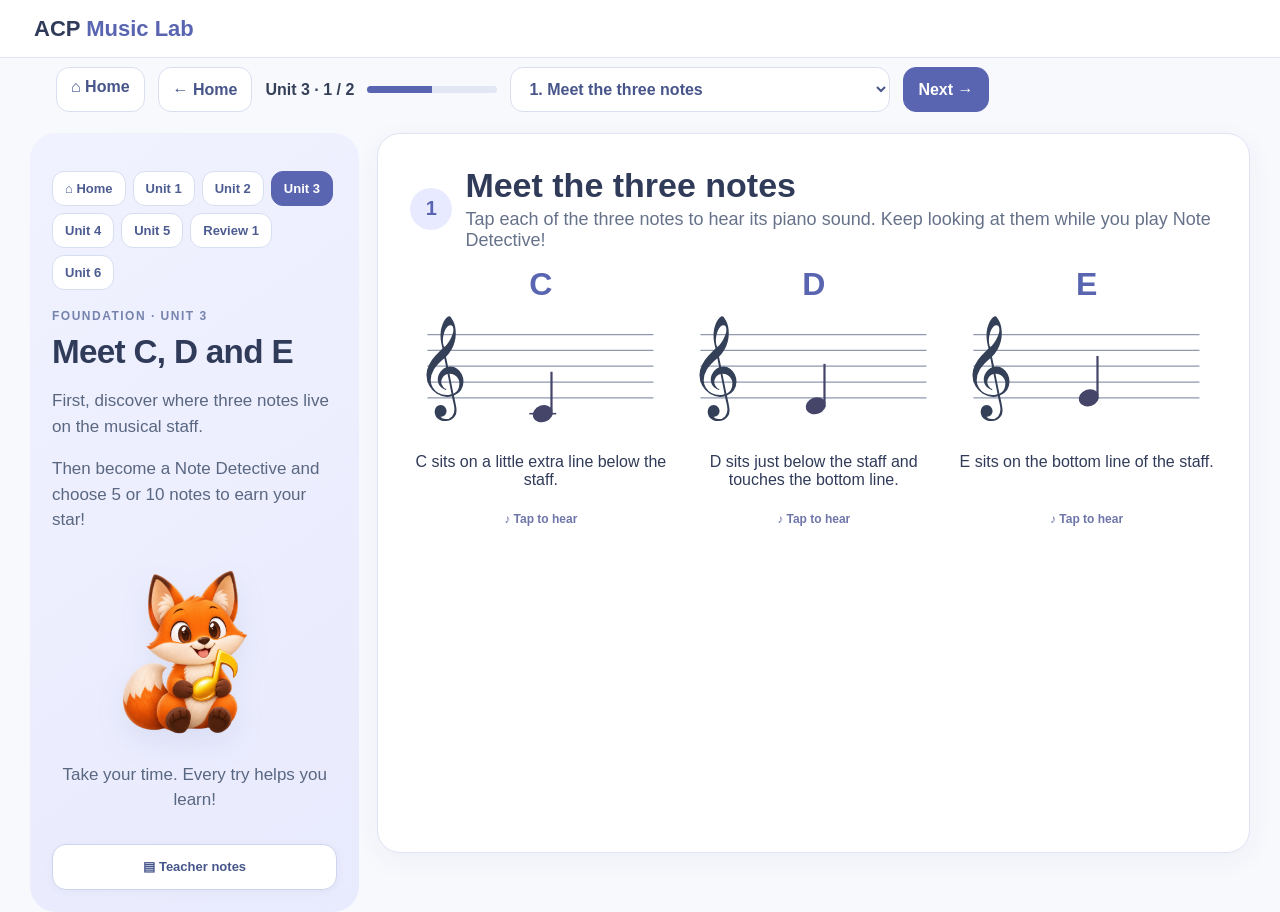
<file: unit3.html>
<!doctype html><html lang="en"><head><meta charset="utf-8"><meta name="viewport" content="width=device-width,initial-scale=1"><title>ACP Music Lab — Unit 3: Meet C, D and E</title><style>
*{box-sizing:border-box}body{margin:0;background:#f8f9ff;color:#28334d;font-family:-apple-system,BlinkMacSystemFont,'Segoe UI',sans-serif}.top{padding:20px 4%;background:#fff;border-bottom:1px solid #e2e6f1;display:flex;justify-content:space-between;align-items:center;gap:12px}.brand{font-weight:800;font-size:23px}.brand span{color:#3478f6}a{color:#3478f6;text-decoration:none}.wrap{max-width:1450px;margin:22px auto;padding:0 2%;display:grid;grid-template-columns:minmax(230px,29%) minmax(0,1fr);gap:20px;align-items:stretch}.intro{background:linear-gradient(145deg,#f1f3ff,#e8edff);border-radius:26px;padding:28px;min-height:760px;display:flex;flex-direction:column;justify-content:space-between}.intro h1{font-size:32px;letter-spacing:-.8px;margin:12px 0}.intro p{font-size:18px;line-height:1.5;color:#566482}.fox{text-align:center;font-size:100px}.unit-nav{display:flex;gap:9px;flex-wrap:wrap;margin-top:22px}.unit-nav a{background:white;border:1px solid #d7def2;padding:10px 13px;border-radius:12px;font-weight:700;font-size:13px}.unit-nav .current{background:#3478f6;color:white}.activities{display:grid;gap:17px;min-width:0}.card{background:white;border:1px solid #e0e5f1;border-radius:24px;padding:25px;box-shadow:0 6px 24px #202c4508;min-width:0}.heading{display:flex;align-items:center;gap:13px}.number{width:42px;height:42px;border-radius:50%;background:#e4ecff;color:#3478f6;display:grid;place-items:center;font-size:20px;font-weight:800;flex:none}.heading h2{margin:0;font-size:22px}.heading p{margin:4px 0 0;color:#66728a;font-size:14px}.board{background:#f5f6ff;border-radius:18px;margin:16px 0;padding:12px;text-align:center}.board svg{width:100%;max-width:570px;display:block;margin:auto}.choices{display:grid;grid-template-columns:repeat(3,1fr);gap:12px;margin-top:14px}button{cursor:pointer;border:2px solid #b4c7ee;background:#edf2ff;color:#3478f6;border-radius:15px;font-weight:800;font-size:23px;padding:14px}button:disabled{opacity:.45;cursor:default}.choices button.active{background:#3478f6;color:#fff}.description{text-align:center;color:#566482;font-size:15px;min-height:38px}.next{width:100%;font-size:17px;background:#3478f6;color:white;border-color:#3478f6;margin-top:12px}.status{text-align:center;min-height:26px;font-weight:650;margin:15px 0}.rewards{display:flex;justify-content:center;gap:14px;font-size:29px}.rewards span{opacity:.18}.rewards .earned{opacity:1}.finished{text-align:center;font-size:20px;font-weight:800;color:#b98421}.hidden{display:none}.eyebrow{font-size:12px;font-weight:800;letter-spacing:1.5px;color:#7583ad}@media(max-width:780px){.wrap{grid-template-columns:1fr;padding:0 14px}.intro{min-height:0;padding:22px}.intro h1{font-size:26px}.intro p{font-size:16px}.fox{font-size:56px}.card{padding:18px}.top{padding:17px}.brand{font-size:19px}}
.note-reference-tap{display:flex;flex-direction:column;align-items:center;width:100%;height:100%;background:transparent;border:0;padding:0;cursor:pointer;color:inherit;font:inherit;touch-action:manipulation}.note-reference-tap:active{transform:scale(.97)}.note-reference-tap:focus-visible{outline:3px solid #5965b1;outline-offset:3px;border-radius:12px}.note-tap-hint{display:block;margin-top:auto;padding-top:7px;color:#6e76a9;font-weight:750;font-size:12px}.note-reference-grid{display:grid;grid-template-columns:repeat(3,minmax(0,1fr));gap:12px;margin-top:18px}.note-reference{background:#f5f6ff;border:1px solid #e4e7f7;border-radius:18px;padding:14px 9px;text-align:center}.note-letter{font-size:32px;font-weight:850;color:#5965b1}.note-reference svg{display:block;width:100%;max-width:270px;margin:auto}.note-reference p{font-size:13px;color:#586681;line-height:1.35;margin:5px 0 0}@media(max-width:520px){.note-reference-grid{gap:5px}.note-reference{padding:9px 3px}.note-letter{font-size:26px}.note-reference p{font-size:11px}} .rewards{flex-wrap:wrap;gap:8px}.rewards span{display:inline-flex;justify-content:center;min-width:25px}#gameHead,#gameStem,#gameLedger{transition:fill .15s ease,stroke .15s ease}.note-wrong #gameHead{fill:#E44B56!important}.note-wrong #gameStem,.note-wrong #gameLedger{stroke:#E44B56!important}.note-correct #gameHead{fill:#25A56A!important}.note-correct #gameStem,.note-correct #gameLedger{stroke:#25A56A!important}</style><style id="acp-standard">.acp-nav{display:flex;gap:7px;flex-wrap:wrap;margin:18px 0}.acp-nav a{background:white;border:1px solid #d7def2;padding:10px 12px;border-radius:12px;color:#46568b;font-weight:750;font-size:13px;text-decoration:none}.acp-nav a[aria-current="page"]{background:#555fb0;color:white}.acp-bottom{display:flex;justify-content:space-between;flex-wrap:wrap;gap:12px;padding:22px;margin:20px 3%;background:#eef0ff;border-radius:22px}.acp-bottom a{padding:15px 20px;background:white;color:#343f58;border-radius:14px;text-decoration:none;font-weight:800}.acp-bottom a:last-child{background:#5262b1;color:white}.acp-gold{color:#DAA520!important;opacity:1!important;display:inline-flex;vertical-align:middle;align-items:center}.acp-muted{color:#d6d9e5!important;opacity:1!important;display:inline-flex;vertical-align:middle;align-items:center}.acp-reward-note{display:inline-flex;align-items:center;justify-content:center;margin:0 3px}.acp-sound{position:fixed;bottom:14px;right:14px;z-index:40;border:1px solid #d7def2;border-radius:999px;background:white;color:#44547f;padding:10px 14px;font-size:14px;font-weight:700;box-shadow:0 5px 20px #22335522;cursor:pointer}@media(max-width:700px){.acp-bottom{margin:15px}.acp-bottom a{flex:1;text-align:center}.acp-nav a{min-width:42px;text-align:center}}</style><link rel="stylesheet" href="acp-theme.css"><style id="acp-note-length-style">.acp-length-picker{display:flex;align-items:center;justify-content:center;flex-wrap:wrap;gap:10px;margin:15px 0 8px;padding:10px;border-radius:16px;background:#f4f5ff}.acp-length-picker span{font-size:14px;font-weight:750;color:#586681;margin-right:5px}.acp-length-option{border:1px solid #abb5e3!important;background:white!important;color:#5965b1!important;border-radius:12px!important;padding:10px 15px!important;min-width:90px!important;min-height:44px!important;font-size:15px!important;font-weight:800!important;cursor:pointer}.acp-length-option[aria-pressed="true"]{background:#5965b1!important;color:white!important;border-color:#5965b1!important}.acp-length-option:focus-visible{outline:3px solid #343f58;outline-offset:2px}</style><link rel="stylesheet" href="acp-note-focus.css?v=20261119b"><link rel="stylesheet" href="acp-pages.css?v=3"></head><body><header class="top"><div class="brand">ACP <span>Music Lab</span></div><a href="unit1.html">← Unit 1</a></header><main class="wrap"><aside class="intro"><nav class="acp-course-nav" aria-label="Course navigation"><a href="index.html" aria-label="Back to landing page">⌂ Home</a><a href="unit1.html">Unit 1</a><a href="unit2.html">Unit 2</a><a href="unit3.html" aria-current="page">Unit 3</a><a href="unit4.html">Unit 4</a><a href="unit5.html">Unit 5</a><a href="review1.html">Review 1</a><a href="unit6.html">Unit 6</a></nav><div><div class="eyebrow">FOUNDATION · UNIT 3</div><h1>Meet C, D and E</h1><p>First, discover where three notes live on the musical staff.</p><p>Then become a Note Detective and choose 5 or 10 notes to earn your star!</p><nav class="unit-nav" aria-label="Unit navigation"><a href="unit1.html">Unit 1</a><a href="unit2.html">Unit 2</a><a class="current" aria-current="page" href="unit3.html">Unit 3</a></nav></div><div><div class="fox" aria-hidden="true"><img class="acp-mascot" src="fox-approved.png" alt="Friendly orange fox holding a musical note" width="230" height="220"></div><p style="font-size:14px;text-align:center">Take your time. Every try helps you learn!</p></div></aside><div class="activities"><section class="card"><div class="heading"><div class="number">1</div><div><h2>Meet the three notes</h2><p>Tap each of the three notes to hear its piano sound. Keep looking at them while you play Note Detective!</p></div></div><div class="note-reference-grid" aria-label="Reference notes C, D and E"><button type="button" class="note-reference-tap" data-note="C" aria-label="Play piano note C"><div class="note-letter">C</div><svg role="img" aria-label="Note C on the staff" viewBox="0 0 330 170"><g stroke="#8e99af" stroke-width="1.6"><path d="M22 40H308 M22 60H308 M22 80H308 M22 100H308 M22 120H308"/></g><line x1="151" x2="185" y1="140" y2="140" stroke="#444568" stroke-width="2"/><ellipse cx="168" cy="140" rx="13" ry="10.5" transform="rotate(-20 168 140)" fill="#444568"/><line x1="179" x2="179" y1="137" y2="87" stroke="#444568" stroke-width="2.8"/></svg><p>C sits on a little extra line below the staff.</p><span class="note-tap-hint">♪ Tap to hear</span></button><button type="button" class="note-reference-tap" data-note="D" aria-label="Play piano note D"><div class="note-letter">D</div><svg role="img" aria-label="Note D on the staff" viewBox="0 0 330 170"><g stroke="#8e99af" stroke-width="1.6"><path d="M22 40H308 M22 60H308 M22 80H308 M22 100H308 M22 120H308"/></g><ellipse cx="168" cy="130" rx="13" ry="10.5" transform="rotate(-20 168 130)" fill="#444568"/><line x1="179" x2="179" y1="127" y2="77" stroke="#444568" stroke-width="2.8"/></svg><p>D sits just below the staff and touches the bottom line.</p><span class="note-tap-hint">♪ Tap to hear</span></button><button type="button" class="note-reference-tap" data-note="E" aria-label="Play piano note E"><div class="note-letter">E</div><svg role="img" aria-label="Note E on the staff" viewBox="0 0 330 170"><g stroke="#8e99af" stroke-width="1.6"><path d="M22 40H308 M22 60H308 M22 80H308 M22 100H308 M22 120H308"/></g><ellipse cx="168" cy="120" rx="13" ry="10.5" transform="rotate(-20 168 120)" fill="#444568"/><line x1="179" x2="179" y1="117" y2="67" stroke="#444568" stroke-width="2.8"/></svg><p>E sits on the bottom line of the staff.</p><span class="note-tap-hint">♪ Tap to hear</span></button></div></section><section class="card"><div class="heading"><div class="number">2</div><div><h2>The Note Detective</h2><p>Look carefully. Choose 5 or 10 notes to earn one golden star!</p></div><div style="margin-left:auto;white-space:nowrap;font-weight:800">⭐ <span id="score">0</span>/<span id="target-count">10</span></div></div><div class="acp-length-picker" role="group" aria-label="Number of notes"><span>Number of notes</span><button type="button" class="acp-length-option" data-picker="detective" data-count="5" aria-pressed="false">5 notes</button><button type="button" class="acp-length-option" data-picker="detective" data-count="10" aria-pressed="true">10 notes</button></div><div class="board"><svg role="img" aria-label="Staff showing the mystery note" viewBox="0 0 330 170"><g stroke="#8e99af" stroke-width="1.6"><path d="M22 40H308 M22 60H308 M22 80H308 M22 100H308 M22 120H308"/></g><line id="gameLedger" x1="151" x2="185" y1="140" y2="140" stroke="#444568" stroke-width="2"/><ellipse id="gameHead" cx="168" cy="140" rx="13" ry="10.5" transform="rotate(-20 168 140)" fill="#444568"/><line id="gameStem" x1="179" x2="179" y1="137" y2="87" stroke="#444568" stroke-width="2.8"/></svg></div><div class="choices" id="answers"><button data-note="C">C</button><button data-note="D">D</button><button data-note="E">E</button></div><div id="feedback" class="status" aria-live="polite">Tap the correct letter.</div><div id="rewards" class="rewards"><span>⭐</span><span>⭐</span><span>⭐</span><span>⭐</span><span>⭐</span><span>⭐</span><span>⭐</span><span>⭐</span><span>⭐</span><span>⭐</span></div><div id="finished" class="finished hidden">🌟 You earned your star!</div><button id="again" class="next hidden">↻ Try again — 10 new notes</button></section></div></main><script src="acp-exercise.js?v=2"></script><script>
(()=>{
  const $=id=>document.getElementById(id);
const lengthButtons=[...document.querySelectorAll('.acp-length-option[data-picker="detective"]')];let questionCount=10;function updateLengthButtons(){lengthButtons.forEach(b=>b.setAttribute('aria-pressed',String(Number(b.dataset.count)===questionCount)));$('again').textContent='↻ Try again — '+questionCount+' new notes'};
  function sequence(count){
    const remaining=['D','C','E','C','D','E','D','C','E','C'];
    const notes=[];
    while(remaining.length){
      const indices=remaining.map((_,i)=>i);
      const different=indices.filter(i=>remaining[i]!==notes.at(-1));
      const choices=different.length?different:indices;
      notes.push(remaining.splice(choices[Math.floor(Math.random()*choices.length)],1)[0]);
    }
    return notes.slice(0,count);
  }
  const game=ACPExercise.createNoteGame({
    board:$('gameHead').closest('svg'),
    parts:{head:$('gameHead'),stem:$('gameStem'),ledger:$('gameLedger')},
    buttons:[...$('answers').querySelectorAll('button')],
    rewards:$('rewards'),feedback:$('feedback'),scoreLabel:$('score'),targetLabel:$('target-count'),
    finished:$('finished'),replay:$('again'),getLength:()=>questionCount,
    sequenceForLength:sequence,shuffleSequence:false,
    completionMessage:'Wonderful work! You earned one golden star!'
  });
  lengthButtons.forEach(b=>b.addEventListener('click',()=>{const n=Number(b.dataset.count);if(n===questionCount)return;questionCount=n;updateLengthButtons();game.reset()}));updateLengthButtons();
})();
</script><script id="acp-shared">
(()=>{'use strict';
const key="unit3.html",links=[["Home","index.html"],["1","unit1.html"],["2","unit2.html"],["3","unit3.html"],["4","unit4.html"],["5","unit5.html"],["Review","review1.html"],["6","unit6.html"]],eighthNote="<svg viewBox=\"0 0 100 125\" width=\"25\" height=\"32\" aria-hidden=\"true\"><ellipse cx=\"39\" cy=\"91\" rx=\"18\" ry=\"13\" transform=\"rotate(-20 39 91)\" fill=\"currentColor\"/><path d=\"M55 87 L55 25\" stroke=\"currentColor\" stroke-width=\"4\" stroke-linecap=\"round\"/><path d=\"M55 25 C55 42 83 47 83 67 C83 76 80 81 77 84 C82 65 70 58 55 50 Z\" fill=\"currentColor\"/></svg>",star="<svg viewBox=\"0 0 100 100\" width=\"29\" height=\"29\" aria-hidden=\"true\"><path d=\"M50 6 L63 35 L95 39 L71 60 L78 93 L50 76 L22 93 L29 60 L5 39 L37 35 Z\" fill=\"currentColor\"/></svg>";
const current='acp-progress-v2', saved=(()=>{try{return JSON.parse(localStorage.getItem(current)||'{}')}catch(e){return {}}})();
saved.last=key;try{localStorage.setItem(current,JSON.stringify(saved))}catch(e){}
const intro=document.querySelector('.intro');if(intro){const n=document.createElement('nav');n.className='acp-nav';n.setAttribute('aria-label','Course navigation');n.innerHTML=links.map(([name,url])=>'<a href="'+url+'"'+(url===key?' aria-current="page"':'')+'>'+name+'</a>').join('');intro.append(n)}
const foot=document.createElement('nav');foot.className='acp-bottom';foot.setAttribute('aria-label','Previous and next lessons');const i=links.findIndex(x=>x[1]===key);const prev=links[Math.max(0,i-1)],next=links[Math.min(links.length-1,i+1)];foot.innerHTML='<a href="'+prev[1]+'">← '+(i===1?'Home':prev[0]==='Home'?'Home':prev[0]==='Review'?'Review 1':'Unit '+prev[0])+'</a><a href="'+next[1]+'">'+(next[0]==='Review'?'Continue to Review 1':next[0]==='Home'?'Home':'Continue to Unit '+next[0])+' →</a>';document.body.append(foot);
let ctx=null,muted=false;const sound=document.createElement('button');sound.className='acp-sound';sound.textContent='♫ Piano on';sound.setAttribute('aria-label','Toggle piano sound');sound.onclick=()=>{muted=!muted;sound.textContent=muted?'♪ Sound off':'♫ Piano on'};document.body.append(sound);
const freq={C:261.6256,D:293.6648,E:329.6276,F:349.2282,G:391.9954};
function play(n){if(muted||!freq[n])return;try{ctx=ctx||new(window.AudioContext||window.webkitAudioContext)();if(ctx.state==='suspended')ctx.resume();const t=ctx.currentTime;const out=ctx.createGain();out.gain.value=.22;out.connect(ctx.destination);[[1,1],[2,.33],[3,.13],[4,.055]].forEach(([harm,level])=>{const osc=ctx.createOscillator(),g=ctx.createGain();osc.type='sine';osc.frequency.setValueAtTime(freq[n]*harm,t);g.gain.setValueAtTime(.0001,t);g.gain.exponentialRampToValueAtTime(level,t+.008);g.gain.exponentialRampToValueAtTime(.0001,t+.75);osc.connect(g);g.connect(out);osc.start(t);osc.stop(t+.8)})}catch(e){}}
document.addEventListener('click',e=>{const b=e.target.closest('button');if(!b)return;const n=b.dataset.note||b.dataset.answer||b.dataset.learn||b.dataset.n||b.textContent.trim();if(/^[C-G]$/.test(n))play(n);if(b.closest('#answers,#newchoices,#reviewchoices,#practiceButtons,#reviewButtons')){setTimeout(()=>{const parent=b.closest('.card')||document;const next=parent.querySelector('[id$="next"],[id$="Next"]');if(next&&!next.classList.contains('hidden')&&!next.disabled&&getComputedStyle(next).display!=='none')setTimeout(()=>{if(!next.classList.contains('hidden'))next.click()},650)},50)}},true);
const icon=(type,earned)=>'<span class="'+(earned?'acp-gold':'acp-muted')+'">'+(type==='star'?star:eighthNote)+'</span>';
function updateRewards(){document.querySelectorAll('.rewards,.reward,.stars').forEach(el=>{if(el.dataset.acpDone)return;const txt=el.textContent||'';if(!/[★☆⭐]/.test(txt))return;const glyphs=[...txt].filter(x=>'★☆⭐'.includes(x));if(!glyphs.length)return;el.dataset.acpDone='1';el.innerHTML=glyphs.map(x=>icon('note',x==='★'||x==='⭐')).join('');delete el.dataset.acpDone});
document.querySelectorAll('[id^="star"]').forEach(el=>{if(!/^star\d+$/.test(el.id))return;const t=el.textContent.trim();if(!/[★☆⭐]/.test(t))return;if(el.dataset.acpValue===t)return;el.dataset.acpValue=t;el.innerHTML=icon('star',t==='⭐'||t==='★');});
}
let pending=false;const obs=new MutationObserver(()=>{if(pending)return;pending=true;queueMicrotask(()=>{pending=false;updateRewards();const finished=document.querySelectorAll('.finished:not(.hidden),.done:not(.hidden),.complete:not(.hidden)');if(finished.length){saved.completed=saved.completed||{};saved.completed[key]=true;try{localStorage.setItem(current,JSON.stringify(saved))}catch(e){}}})});obs.observe(document.body,{subtree:true,childList:true,characterData:true});updateRewards();
})();
</script><script id="acp-star-tracker">
(()=>{'use strict';
const page="unit3.html",limit=1,storageKey='acp-stars-v1';
function currentStars(){return document.getElementById('finished')?.classList.contains('hidden')?0:1}
function updateStars(){
 const earned=Math.min(limit,Math.max(0,currentStars()||0));
 let progress={};
 try{progress=JSON.parse(localStorage.getItem(storageKey)||'{}')}catch(e){}
 if(earned>(Number(progress[page])||0)){
  progress[page]=earned;
  try{localStorage.setItem(storageKey,JSON.stringify(progress))}catch(e){}
 }
}
let pending=false;
const observer=new MutationObserver(()=>{if(pending)return;pending=true;queueMicrotask(()=>{pending=false;updateStars()})});
observer.observe(document.body,{subtree:true,childList:true,characterData:true,attributes:true,attributeFilter:['class','style']});
updateStars();
})();
</script><script src="acp-note-focus.js?v=20261119b"></script><script src="acp-pages.js?v=2"></script></body></html>
</file>
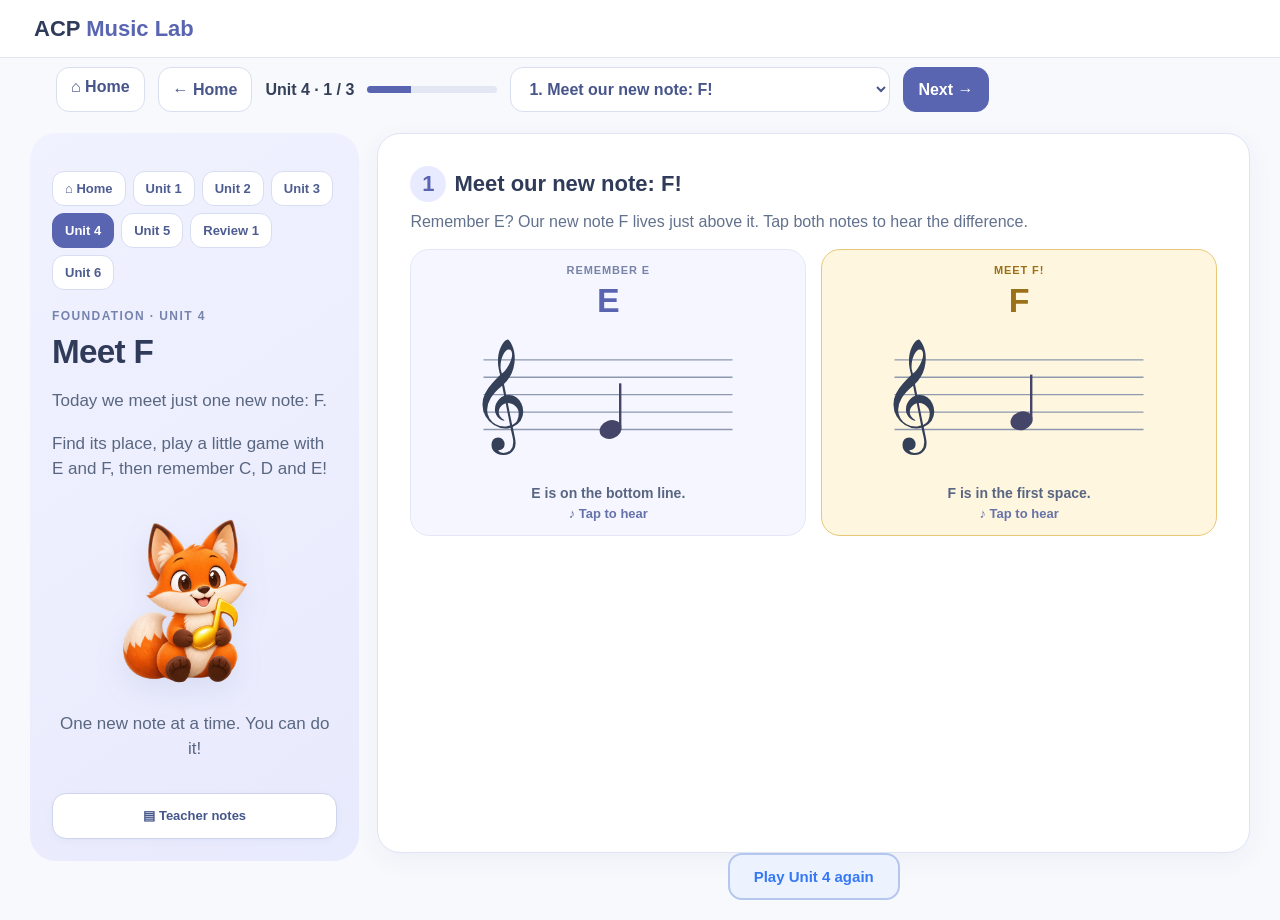
<file: unit4.html>
<!doctype html><html lang="en"><head><meta charset="utf-8"><meta name="viewport" content="width=device-width,initial-scale=1"><title>ACP Music Lab — Unit 4: Meet F</title><style>
*{box-sizing:border-box}body{margin:0;background:#f8f9ff;color:#28334d;font-family:-apple-system,BlinkMacSystemFont,'Segoe UI',sans-serif}.top{background:white;border-bottom:1px solid #e2e6f1;padding:20px 4%;display:flex;align-items:center;justify-content:space-between}.brand{font-weight:800;font-size:22px}.brand span{color:#3478f6}a{color:#3478f6;text-decoration:none}.wrap{max-width:1450px;margin:24px auto;padding:0 2%;display:grid;grid-template-columns:minmax(230px,29%) minmax(0,1fr);gap:20px}.intro{background:linear-gradient(145deg,#f1f3ff,#e8edff);border-radius:26px;padding:28px;min-height:750px;display:flex;flex-direction:column;justify-content:space-between}.intro h1{font-size:34px;letter-spacing:-.8px}.intro p{font-size:18px;line-height:1.5;color:#566482}.fox{text-align:center;font-size:100px}.nav{display:flex;gap:8px;flex-wrap:wrap}.nav a{padding:10px 12px;background:white;border-radius:11px;border:1px solid #d7def2;font-size:13px;font-weight:700}.nav .current{background:#3478f6;color:white}.activities{display:grid;gap:18px}.card{background:white;border:1px solid #e0e5f1;border-radius:24px;padding:24px;box-shadow:0 4px 18px #24345609}.card h2{font-size:22px;margin:0 0 8px}.card p{color:#62718d;line-height:1.5;margin:5px 0 15px}.number{background:#e4ecff;color:#3478f6;border-radius:50%;display:inline-grid;place-items:center;width:36px;height:36px;margin-right:8px}.board{background:#f5f7ff;border-radius:17px;padding:12px;margin:12px 0;text-align:center}.board svg{width:100%;max-width:530px;height:auto}.choices{display:flex;justify-content:center;gap:12px;flex-wrap:wrap}button{border:2px solid #b4c7ee;border-radius:14px;background:#edf2ff;color:#3478f6;font-weight:800;font-size:23px;padding:13px 24px;cursor:pointer;min-width:75px}button.selected{background:#3478f6;color:white}button:disabled{opacity:.4;cursor:default}.next{font-size:15px;background:#3478f6;color:white;border-color:#3478f6;display:block;margin:12px auto}.hidden{display:none}.status{text-align:center;min-height:26px;font-weight:700;color:#566482;margin:12px 0}.stars{text-align:center;font-size:26px;letter-spacing:7px}.badge{display:inline-block;border-radius:12px;padding:7px 10px;background:#fff6dc;color:#936b16;font-weight:800;font-size:13px}.footnote{font-size:13px;color:#71809c}.done{color:#b17e13;text-align:center;font-weight:800;font-size:20px}@media(max-width:780px){.wrap{grid-template-columns:1fr;padding:0 14px}.intro{min-height:0;padding:20px}.intro h1{font-size:26px}.intro p{font-size:15px}.fox{font-size:56px}.card{padding:17px}}
.note-reference-grid{display:grid;grid-template-columns:repeat(2,minmax(0,1fr));gap:15px;margin-top:18px}.note-reference{min-width:0;display:flex;flex-direction:column;align-items:center;gap:5px;border:1px solid #e4e7f7;background:#f5f6ff;border-radius:19px;padding:14px;cursor:pointer;touch-action:manipulation;color:#34415e}.note-reference:active{transform:scale(.98)}.note-reference:focus-visible{outline:3px solid #5965b1;outline-offset:2px}.note-letter{font-size:34px;font-weight:850;color:#5965b1}.reference-staff{width:100%;display:block}.reference-staff svg{display:block;width:100%;max-width:290px;margin:auto}.note-caption{font-size:14px;color:#586681}.tap-hint{font-size:13px;font-weight:750;color:#6673aa}.stars{letter-spacing:0;display:flex;justify-content:center;flex-wrap:wrap;gap:5px}@media(max-width:500px){.note-reference-grid{gap:8px}.note-reference{padding:9px 4px}.note-caption{font-size:12px}}.note-correct ellipse{fill:#25A56A!important}.note-correct line[stroke="#444568"]{stroke:#25A56A!important}.note-wrong ellipse{fill:#E44B56!important}.note-wrong line[stroke="#444568"]{stroke:#E44B56!important}#newboard svg ellipse,#reviewboard svg ellipse,#newboard svg line,#reviewboard svg line{transition:fill .15s ease,stroke .15s ease}.note-new{background:#fff6df!important;border-color:#e9c978!important}.note-familiar{background:#f5f6ff!important}.note-tag{font-size:11px;letter-spacing:.08em;font-weight:850;color:#7883a8}.note-new .note-tag{color:#9a7018}.note-new .note-letter{color:#9a7018}</style><style id="acp-standard">.acp-nav{display:flex;gap:7px;flex-wrap:wrap;margin:18px 0}.acp-nav a{background:white;border:1px solid #d7def2;padding:10px 12px;border-radius:12px;color:#46568b;font-weight:750;font-size:13px;text-decoration:none}.acp-nav a[aria-current="page"]{background:#555fb0;color:white}.acp-bottom{display:flex;justify-content:space-between;flex-wrap:wrap;gap:12px;padding:22px;margin:20px 3%;background:#eef0ff;border-radius:22px}.acp-bottom a{padding:15px 20px;background:white;color:#343f58;border-radius:14px;text-decoration:none;font-weight:800}.acp-bottom a:last-child{background:#5262b1;color:white}.acp-gold{color:#DAA520!important;opacity:1!important;display:inline-flex;vertical-align:middle;align-items:center}.acp-muted{color:#d6d9e5!important;opacity:1!important;display:inline-flex;vertical-align:middle;align-items:center}.acp-reward-note{display:inline-flex;align-items:center;justify-content:center;margin:0 3px}.acp-sound{position:fixed;bottom:14px;right:14px;z-index:40;border:1px solid #d7def2;border-radius:999px;background:white;color:#44547f;padding:10px 14px;font-size:14px;font-weight:700;box-shadow:0 5px 20px #22335522;cursor:pointer}@media(max-width:700px){.acp-bottom{margin:15px}.acp-bottom a{flex:1;text-align:center}.acp-nav a{min-width:42px;text-align:center}}</style><link rel="stylesheet" href="acp-theme.css"><style id="acp-note-length-style">.acp-length-picker{display:flex;align-items:center;justify-content:center;flex-wrap:wrap;gap:10px;margin:15px 0 8px;padding:10px;border-radius:16px;background:#f4f5ff}.acp-length-picker span{font-size:14px;font-weight:750;color:#586681;margin-right:5px}.acp-length-option{border:1px solid #abb5e3!important;background:white!important;color:#5965b1!important;border-radius:12px!important;padding:10px 15px!important;min-width:90px!important;min-height:44px!important;font-size:15px!important;font-weight:800!important;cursor:pointer}.acp-length-option[aria-pressed="true"]{background:#5965b1!important;color:white!important;border-color:#5965b1!important}.acp-length-option:focus-visible{outline:3px solid #343f58;outline-offset:2px}</style><link rel="stylesheet" href="acp-note-focus.css?v=20261119b"><link rel="stylesheet" href="acp-pages.css?v=3"></head><body><header class="top"><div class="brand">ACP <span>Music Lab</span></div><a href="unit1.html">← Unit 1</a></header><main class="wrap"><aside class="intro"><nav class="acp-course-nav" aria-label="Course navigation"><a href="index.html" aria-label="Back to landing page">⌂ Home</a><a href="unit1.html">Unit 1</a><a href="unit2.html">Unit 2</a><a href="unit3.html">Unit 3</a><a href="unit4.html" aria-current="page">Unit 4</a><a href="unit5.html">Unit 5</a><a href="review1.html">Review 1</a><a href="unit6.html">Unit 6</a></nav><div><div style="font-size:12px;font-weight:800;letter-spacing:1.4px;color:#7583ad">FOUNDATION · UNIT 4</div><h1>Meet F</h1><p>Today we meet just one new note: F.</p><p>Find its place, play a little game with E and F, then remember C, D and E!</p><nav class="nav" aria-label="Unit navigation"><a href="unit1.html">Unit 1</a><a href="unit2.html">Unit 2</a><a href="unit3.html">Unit 3</a><a class="current" href="unit4.html" aria-current="page">Unit 4</a></nav></div><div><div class="fox" aria-hidden="true"><img class="acp-mascot" src="fox-approved.png" alt="Friendly orange fox holding a musical note" width="230" height="220"></div><p style="text-align:center;font-size:14px">One new note at a time. You can do it!</p></div></aside><div class="activities">
<section class="card"><h2><span class="number">1</span>Meet our new note: F!</h2><p>Remember E? Our new note F lives just above it. Tap both notes to hear the difference.</p><div class="note-reference-grid" aria-label="Reference notes E and F"><button type="button" class="note-reference note-familiar" data-note="E" aria-label="Play piano note E"><span class="note-tag">REMEMBER E</span><span class="note-letter">E</span><span class="reference-staff" id="refE"></span><span class="note-caption">E is on the bottom line.</span><span class="tap-hint">♪ Tap to hear</span></button><button type="button" class="note-reference note-new" data-note="F" aria-label="Play piano note F"><span class="note-tag">MEET F!</span><span class="note-letter">F</span><span class="reference-staff" id="refF"></span><span class="note-caption">F is in the first space.</span><span class="tap-hint">♪ Tap to hear</span></button></div></section>
<section class="card"><h2><span class="number">2</span>Find our new note: E or F?</h2><p>Look at the note and choose its name. Choose 5 or 10 correct answers to earn one golden star.</p><div class="acp-length-picker" role="group" aria-label="Number of notes"><span>Number of notes</span><button type="button" class="acp-length-option" data-picker="new" data-count="5" aria-pressed="false">5 notes</button><button type="button" class="acp-length-option" data-picker="new" data-count="10" aria-pressed="true">10 notes</button></div><div class="board" id="newboard"></div><div class="choices" id="newchoices"><button data-answer="E">E</button><button data-answer="F">F</button></div><div class="status" id="newmessage" aria-live="polite">Which note is this?</div><div class="stars" id="newstars">☆☆☆☆☆☆☆☆☆☆</div><button class="next hidden" id="newagain" type="button">↻ Try again — 10 new notes</button><div class="done hidden" id="newdone">⭐ You earned your first star!</div></section>
<section class="card"><h2><span class="number">3</span>Remember C, D and E?</h2><p>These are our old friends from Unit 3. Choose 5 or 10 notes to earn another golden star.</p><div class="acp-length-picker" role="group" aria-label="Number of notes"><span>Number of notes</span><button type="button" class="acp-length-option" data-picker="review" data-count="5" aria-pressed="false">5 notes</button><button type="button" class="acp-length-option" data-picker="review" data-count="10" aria-pressed="true">10 notes</button></div><div class="board" id="reviewboard"></div><div class="choices" id="reviewchoices"><button data-answer="C">C</button><button data-answer="D">D</button><button data-answer="E">E</button></div><div class="status" id="reviewmessage" aria-live="polite">Which note is this?</div><div class="stars" id="reviewstars">☆☆☆☆☆☆☆☆☆☆</div><button class="next hidden" id="reviewagain" type="button">↻ Try again — 10 new notes</button><div class="done hidden" id="reviewdone">⭐ Your second star! Unit 4 complete!</div></section>
<div style="text-align:center;padding-bottom:20px"><button id="restart" style="font-size:15px">Play Unit 4 again</button></div></div></main><script src="acp-exercise.js?v=2"></script><script>
(()=>{const heights=ACPExercise.NOTE_Y;const $=id=>document.getElementById(id);function staff(n){const y=heights[n];return `<svg viewBox="0 0 330 178" role="img" aria-label="Treble clef staff with note ${n}"><g stroke="#8e99af" stroke-width="1.6"><path d="M22 40H308 M22 60H308 M22 80H308 M22 100H308 M22 120H308"/></g>${n==='C'?'<line x1="151" x2="185" y1="140" y2="140" stroke="#444568" stroke-width="2"/>':''}<ellipse cx="168" cy="${y}" rx="13" ry="10.5" fill="#444568" transform="rotate(-20 168 ${y})"/><line x1="179" x2="179" y1="${y-3}" y2="${y-53}" stroke="#444568" stroke-width="2.8"/></svg>`}
$('refE').innerHTML=staff('E');$('refF').innerHTML=staff('F');
  const gameLengths={new:10,review:10};const lengthControls={};function bindLength(prefix,game){const controls=[...document.querySelectorAll('.acp-length-option[data-picker="'+prefix+'"]')];function show(){controls.forEach(b=>b.setAttribute('aria-pressed',String(Number(b.dataset.count)===gameLengths[prefix])));$(prefix+'again').textContent='↻ Try again — '+gameLengths[prefix]+' new notes'}controls.forEach(b=>b.addEventListener('click',()=>{const n=Number(b.dataset.count);if(gameLengths[prefix]===n)return;gameLengths[prefix]=n;show();game.reset()}));show();}
  function game(prefix,notes){
    const wrapper=$(prefix+'board');
    wrapper.innerHTML=staff('C');
    const board=wrapper.querySelector('svg');
    board.setAttribute('aria-label','Staff showing the mystery note');
    const [ledger,stem]=board.querySelectorAll('line');
    return ACPExercise.createNoteGame({
      board,parts:{head:board.querySelector('ellipse'),stem,ledger},
      buttons:[...$(prefix+'choices').querySelectorAll('button')],
      rewards:$(prefix+'stars'),feedback:$(prefix+'message'),
      finished:$(prefix+'done'),replay:$(prefix+'again'),
      getLength:()=>gameLengths[prefix],sequenceForLength:count=>ACPExercise.balanced([...new Set(notes)],count),
      prompt:()=> 'Which note is this?',
      completionMessage:'Wonderful work! You earned one golden star!'
    });
  }
  const practice=game('new',['F','E','F','E','F','E','F','E','F','E']);
  const review=game('review',['D','C','E','D','C','E','C','D','E','C']);
  bindLength('new',practice);bindLength('review',review);
  $('restart').onclick=()=>{
    practice.reset();
    review.reset();
    window.scrollTo({top:0,behavior:'smooth'});
  };
})();
</script><script id="acp-shared">
(()=>{'use strict';
const key="unit4.html",links=[["Home","index.html"],["1","unit1.html"],["2","unit2.html"],["3","unit3.html"],["4","unit4.html"],["5","unit5.html"],["Review","review1.html"],["6","unit6.html"]],eighthNote="<svg viewBox=\"0 0 100 125\" width=\"25\" height=\"32\" aria-hidden=\"true\"><ellipse cx=\"39\" cy=\"91\" rx=\"18\" ry=\"13\" transform=\"rotate(-20 39 91)\" fill=\"currentColor\"/><path d=\"M55 87 L55 25\" stroke=\"currentColor\" stroke-width=\"4\" stroke-linecap=\"round\"/><path d=\"M55 25 C55 42 83 47 83 67 C83 76 80 81 77 84 C82 65 70 58 55 50 Z\" fill=\"currentColor\"/></svg>",star="<svg viewBox=\"0 0 100 100\" width=\"29\" height=\"29\" aria-hidden=\"true\"><path d=\"M50 6 L63 35 L95 39 L71 60 L78 93 L50 76 L22 93 L29 60 L5 39 L37 35 Z\" fill=\"currentColor\"/></svg>";
const current='acp-progress-v2', saved=(()=>{try{return JSON.parse(localStorage.getItem(current)||'{}')}catch(e){return {}}})();
saved.last=key;try{localStorage.setItem(current,JSON.stringify(saved))}catch(e){}
const intro=document.querySelector('.intro');if(intro){const n=document.createElement('nav');n.className='acp-nav';n.setAttribute('aria-label','Course navigation');n.innerHTML=links.map(([name,url])=>'<a href="'+url+'"'+(url===key?' aria-current="page"':'')+'>'+name+'</a>').join('');intro.append(n)}
const foot=document.createElement('nav');foot.className='acp-bottom';foot.setAttribute('aria-label','Previous and next lessons');const i=links.findIndex(x=>x[1]===key);const prev=links[Math.max(0,i-1)],next=links[Math.min(links.length-1,i+1)];foot.innerHTML='<a href="'+prev[1]+'">← '+(i===1?'Home':prev[0]==='Home'?'Home':prev[0]==='Review'?'Review 1':'Unit '+prev[0])+'</a><a href="'+next[1]+'">'+(next[0]==='Review'?'Continue to Review 1':next[0]==='Home'?'Home':'Continue to Unit '+next[0])+' →</a>';document.body.append(foot);
let ctx=null,muted=false;const sound=document.createElement('button');sound.className='acp-sound';sound.textContent='♫ Piano on';sound.setAttribute('aria-label','Toggle piano sound');sound.onclick=()=>{muted=!muted;sound.textContent=muted?'♪ Sound off':'♫ Piano on'};document.body.append(sound);
const freq={C:261.6256,D:293.6648,E:329.6276,F:349.2282,G:391.9954};
function play(n){if(muted||!freq[n])return;try{ctx=ctx||new(window.AudioContext||window.webkitAudioContext)();if(ctx.state==='suspended')ctx.resume();const t=ctx.currentTime;const out=ctx.createGain();out.gain.value=.22;out.connect(ctx.destination);[[1,1],[2,.33],[3,.13],[4,.055]].forEach(([harm,level])=>{const osc=ctx.createOscillator(),g=ctx.createGain();osc.type='sine';osc.frequency.setValueAtTime(freq[n]*harm,t);g.gain.setValueAtTime(.0001,t);g.gain.exponentialRampToValueAtTime(level,t+.008);g.gain.exponentialRampToValueAtTime(.0001,t+.75);osc.connect(g);g.connect(out);osc.start(t);osc.stop(t+.8)})}catch(e){}}
document.addEventListener('click',e=>{const b=e.target.closest('button');if(!b)return;const n=b.dataset.note||b.dataset.answer||b.dataset.learn||b.dataset.n||b.textContent.trim();if(/^[C-G]$/.test(n))play(n);if(b.closest('#answers,#newchoices,#reviewchoices,#practiceButtons,#reviewButtons')){setTimeout(()=>{const parent=b.closest('.card')||document;const next=parent.querySelector('[id$="next"],[id$="Next"]');if(next&&!next.classList.contains('hidden')&&!next.disabled&&getComputedStyle(next).display!=='none')setTimeout(()=>{if(!next.classList.contains('hidden'))next.click()},650)},50)}},true);
const icon=(type,earned)=>'<span class="'+(earned?'acp-gold':'acp-muted')+'">'+(type==='star'?star:eighthNote)+'</span>';
function updateRewards(){document.querySelectorAll('.rewards,.reward,.stars').forEach(el=>{if(el.dataset.acpDone)return;const txt=el.textContent||'';if(!/[★☆⭐]/.test(txt))return;const glyphs=[...txt].filter(x=>'★☆⭐'.includes(x));if(!glyphs.length)return;el.dataset.acpDone='1';el.innerHTML=glyphs.map(x=>icon('note',x==='★'||x==='⭐')).join('');delete el.dataset.acpDone});
document.querySelectorAll('[id^="star"]').forEach(el=>{if(!/^star\d+$/.test(el.id))return;const t=el.textContent.trim();if(!/[★☆⭐]/.test(t))return;if(el.dataset.acpValue===t)return;el.dataset.acpValue=t;el.innerHTML=icon('star',t==='⭐'||t==='★');});
}
let pending=false;const obs=new MutationObserver(()=>{if(pending)return;pending=true;queueMicrotask(()=>{pending=false;updateRewards();const finished=document.querySelectorAll('.finished:not(.hidden),.done:not(.hidden),.complete:not(.hidden)');if(finished.length){saved.completed=saved.completed||{};saved.completed[key]=true;try{localStorage.setItem(current,JSON.stringify(saved))}catch(e){}}})});obs.observe(document.body,{subtree:true,childList:true,characterData:true});updateRewards();
})();
</script><script id="acp-star-tracker">
(()=>{'use strict';
const page="unit4.html",limit=2,storageKey='acp-stars-v1';
function currentStars(){return Number(!document.getElementById('newdone')?.classList.contains('hidden'))+Number(!document.getElementById('reviewdone')?.classList.contains('hidden'))}
function updateStars(){
 const earned=Math.min(limit,Math.max(0,currentStars()||0));
 let progress={};
 try{progress=JSON.parse(localStorage.getItem(storageKey)||'{}')}catch(e){}
 if(earned>(Number(progress[page])||0)){
  progress[page]=earned;
  try{localStorage.setItem(storageKey,JSON.stringify(progress))}catch(e){}
 }
}
let pending=false;
const observer=new MutationObserver(()=>{if(pending)return;pending=true;queueMicrotask(()=>{pending=false;updateStars()})});
observer.observe(document.body,{subtree:true,childList:true,characterData:true,attributes:true,attributeFilter:['class','style']});
updateStars();
})();
</script><script src="acp-note-focus.js?v=20261119b"></script><script src="acp-pages.js?v=2"></script></body></html>
</file>
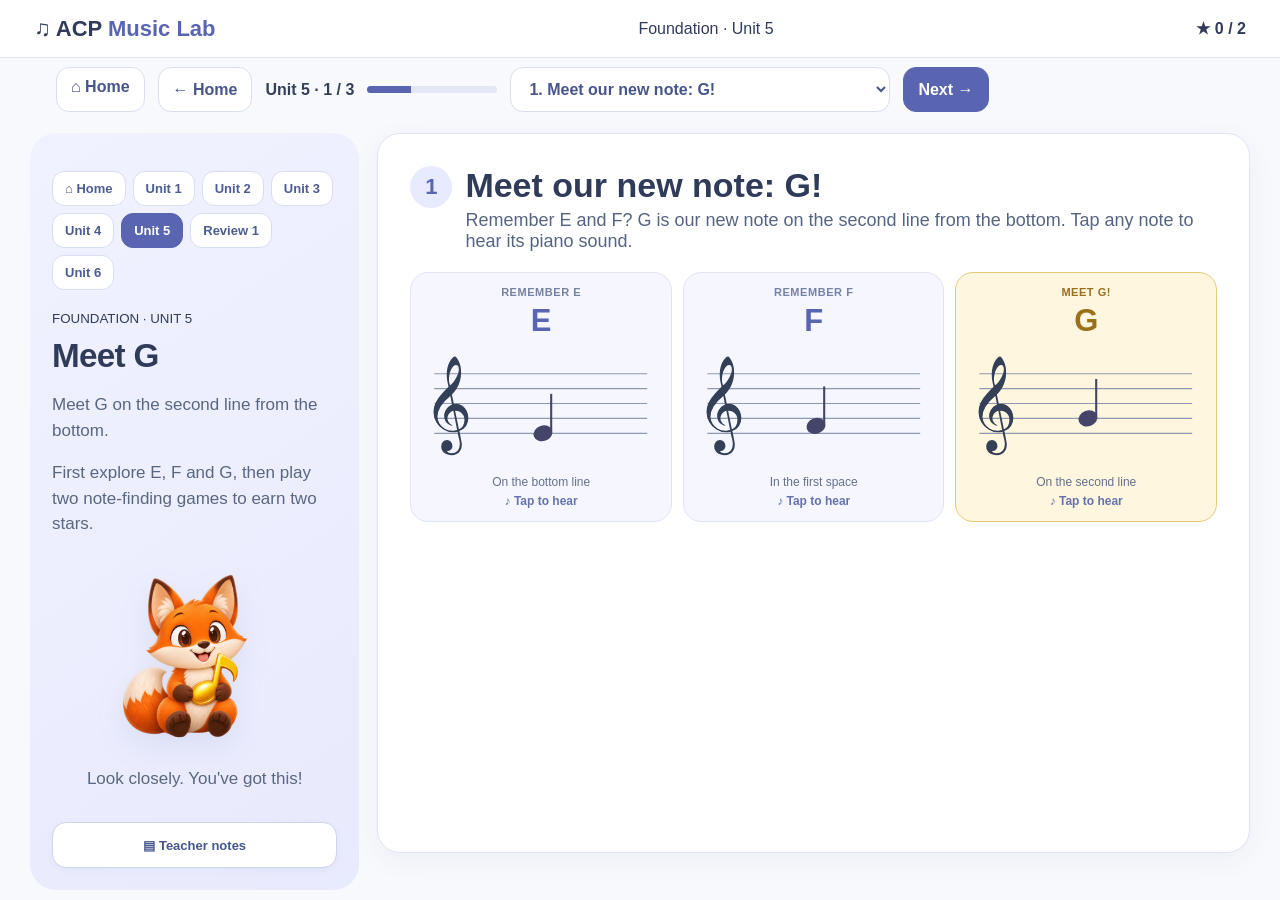
<file: unit5.html>
<!doctype html><html lang="en"><head><meta charset="utf-8"><meta name="viewport" content="width=device-width,initial-scale=1"><title>ACP Music Lab — Unit 5: Meet G</title><style>
*{box-sizing:border-box}body{margin:0;background:#f8f9ff;color:#28334d;font-family:-apple-system,BlinkMacSystemFont,'Segoe UI',sans-serif}.top{background:white;border-bottom:1px solid #e2e6f1;padding:20px 3%;display:flex;justify-content:space-between;align-items:center;gap:12px}.brand{font-size:23px;font-weight:800}.brand b{color:#3478f6}a{color:#3478f6;text-decoration:none}.layout{display:grid;grid-template-columns:minmax(230px,29%) minmax(0,1fr);gap:20px;padding:22px 2%;max-width:1450px;margin:auto}.intro{background:linear-gradient(145deg,#f1f3ff,#e8edff);border-radius:26px;padding:28px;min-height:750px;display:flex;flex-direction:column;justify-content:space-between}.intro h1{font-size:32px;margin:15px 0}.intro p{font-size:18px;line-height:1.5;color:#566482}.fox{text-align:center;font-size:100px}.nav{display:flex;gap:7px;flex-wrap:wrap;margin-top:22px}.nav a{background:white;border:1px solid #d7def2;padding:10px 12px;border-radius:12px;font-weight:700;font-size:13px}.nav a.current{background:#3478f6;color:white}.activities{display:grid;gap:17px}.card{background:white;border:1px solid #dfe6f5;border-radius:24px;padding:23px;box-shadow:0 3px 12px #24345606}.heading{display:flex;align-items:flex-start;gap:13px}.number{display:grid;place-items:center;flex:none;width:42px;height:42px;border-radius:50%;background:#e4ecff;color:#3478f6;font-weight:800;font-size:22px}.heading h2{font-size:21px;margin:0}.heading p{margin:5px 0;color:#566482}.star{margin-left:auto;color:#d8a53c;font-size:27px}.board{margin:15px auto;background:#f7f8ff;border-radius:18px;padding:12px;text-align:center;max-width:660px}.board svg{display:block;width:100%;max-width:550px;margin:auto}.buttons{display:flex;justify-content:center;gap:12px;flex-wrap:wrap;margin:15px 0}.buttons button{border:2px solid #acc5f5;border-radius:15px;background:#e9f0ff;color:#3478f6;font-weight:800;font-size:24px;min-width:62px;min-height:57px;cursor:pointer}.buttons button.active{background:#3478f6;color:white}.buttons button:disabled{opacity:.45;cursor:default}.message{text-align:center;min-height:26px;color:#596986;font-weight:600}.next{display:block;margin:12px auto 0;background:#3478f6;color:white;border:0;border-radius:22px;padding:12px 24px;font-weight:750;font-size:15px;cursor:pointer}.hidden{display:none}.reward{display:flex;justify-content:center;gap:10px;margin:10px}.reward span{font-size:26px;opacity:.2}.reward span.earned{opacity:1}.footer{text-align:center;padding:12px 0 24px;font-weight:750;color:#997421}@media(max-width:800px){.layout{grid-template-columns:1fr;padding:14px}.intro{min-height:0;padding:22px}.intro h1{font-size:26px}.intro p{font-size:16px}.fox{font-size:58px}.card{padding:17px}.brand{font-size:18px}}
.reference-grid{display:grid;grid-template-columns:repeat(3,minmax(0,1fr));gap:11px;margin:17px 0}.reference-card{min-width:0;display:flex;flex-direction:column;align-items:center;gap:5px;border:1px solid #e0e5f4;border-radius:18px;padding:13px 7px;background:#f5f6ff;color:#34415e;cursor:pointer;touch-action:manipulation}.reference-card.new-note{background:#fff6df;border-color:#e9c978}.reference-tag{font-size:11px;font-weight:850;letter-spacing:.05em;color:#7682a4}.new-note .reference-tag,.new-note .reference-letter{color:#9a7018}.reference-letter{font-size:31px;font-weight:850;color:#5965b1}.reference-card svg{display:block;width:100%;max-width:260px}.reference-caption{font-size:12px;text-align:center;color:#64718c}.reference-hint{font-size:12px;font-weight:800;color:#6673aa}.reference-card:focus-visible{outline:3px solid #5965b1;outline-offset:2px}.reference-card:active{transform:scale(.98)}.reward{flex-wrap:wrap;gap:5px}.reward span{opacity:1!important;display:inline-flex}#practiceStaff.note-correct ellipse,#reviewStaff.note-correct ellipse{fill:#25A56A!important}#practiceStaff.note-wrong ellipse,#reviewStaff.note-wrong ellipse{fill:#E44B56!important}#practiceStaff.note-correct line[stroke="#444568"],#reviewStaff.note-correct line[stroke="#444568"]{stroke:#25A56A!important}#practiceStaff.note-wrong line[stroke="#444568"],#reviewStaff.note-wrong line[stroke="#444568"]{stroke:#E44B56!important}#practiceStaff ellipse,#reviewStaff ellipse,#practiceStaff line,#reviewStaff line{transition:fill .15s,stroke .15s}@media(max-width:500px){.reference-grid{gap:5px}.reference-card{padding:9px 3px}.reference-tag{font-size:9px}.reference-letter{font-size:26px}.reference-caption{font-size:10px}}</style><style id="acp-standard">.acp-nav{display:flex;gap:7px;flex-wrap:wrap;margin:18px 0}.acp-nav a{background:white;border:1px solid #d7def2;padding:10px 12px;border-radius:12px;color:#46568b;font-weight:750;font-size:13px;text-decoration:none}.acp-nav a[aria-current="page"]{background:#555fb0;color:white}.acp-bottom{display:flex;justify-content:space-between;flex-wrap:wrap;gap:12px;padding:22px;margin:20px 3%;background:#eef0ff;border-radius:22px}.acp-bottom a{padding:15px 20px;background:white;color:#343f58;border-radius:14px;text-decoration:none;font-weight:800}.acp-bottom a:last-child{background:#5262b1;color:white}.acp-gold{color:#DAA520!important;opacity:1!important;display:inline-flex;vertical-align:middle;align-items:center}.acp-muted{color:#d6d9e5!important;opacity:1!important;display:inline-flex;vertical-align:middle;align-items:center}.acp-reward-note{display:inline-flex;align-items:center;justify-content:center;margin:0 3px}.acp-sound{position:fixed;bottom:14px;right:14px;z-index:40;border:1px solid #d7def2;border-radius:999px;background:white;color:#44547f;padding:10px 14px;font-size:14px;font-weight:700;box-shadow:0 5px 20px #22335522;cursor:pointer}@media(max-width:700px){.acp-bottom{margin:15px}.acp-bottom a{flex:1;text-align:center}.acp-nav a{min-width:42px;text-align:center}}</style><link rel="stylesheet" href="acp-theme.css"><style id="acp-note-length-style">.acp-length-picker{display:flex;align-items:center;justify-content:center;flex-wrap:wrap;gap:10px;margin:15px 0 8px;padding:10px;border-radius:16px;background:#f4f5ff}.acp-length-picker span{font-size:14px;font-weight:750;color:#586681;margin-right:5px}.acp-length-option{border:1px solid #abb5e3!important;background:white!important;color:#5965b1!important;border-radius:12px!important;padding:10px 15px!important;min-width:90px!important;min-height:44px!important;font-size:15px!important;font-weight:800!important;cursor:pointer}.acp-length-option[aria-pressed="true"]{background:#5965b1!important;color:white!important;border-color:#5965b1!important}.acp-length-option:focus-visible{outline:3px solid #343f58;outline-offset:2px}</style><link rel="stylesheet" href="acp-note-focus.css?v=20261119b"><link rel="stylesheet" href="acp-pages.css?v=3"></head><body><header class="top"><div class="brand">♫ ACP <b>Music Lab</b></div><span>Foundation · Unit 5</span><strong id="total">⭐ 0 / 2</strong></header><main class="layout"><aside class="intro"><nav class="acp-course-nav" aria-label="Course navigation"><a href="index.html" aria-label="Back to landing page">⌂ Home</a><a href="unit1.html">Unit 1</a><a href="unit2.html">Unit 2</a><a href="unit3.html">Unit 3</a><a href="unit4.html">Unit 4</a><a href="unit5.html" aria-current="page">Unit 5</a><a href="review1.html">Review 1</a><a href="unit6.html">Unit 6</a></nav><div><small>FOUNDATION · UNIT 5</small><h1>Meet G</h1><p>Meet G on the second line from the bottom.</p><p>First explore E, F and G, then play two note-finding games to earn two stars.</p><nav class="nav" aria-label="Unit navigation"><a href="unit1.html">Unit 1</a><a href="unit2.html">Unit 2</a><a href="unit3.html">Unit 3</a><a href="unit4.html">Unit 4</a><a class="current" href="unit5.html" aria-current="page">Unit 5</a></nav></div><div><div class="fox" aria-hidden="true"><img class="acp-mascot" src="fox-approved.png" alt="Friendly orange fox holding a musical note" width="230" height="220"></div><p style="text-align:center;font-size:14px">Look closely. You've got this!</p></div></aside><section class="activities"><article class="card"><div class="heading"><span class="number">1</span><div><h2>Meet our new note: G!</h2><p>Remember E and F? G is our new note on the second line from the bottom. Tap any note to hear its piano sound.</p></div></div><div class="reference-grid"><button class="reference-card" type="button" data-note="E" aria-label="Play piano note E"><span class="reference-tag">REMEMBER E</span><span class="reference-letter">E</span><svg viewBox="0 0 330 170" aria-label="E on the bottom line"></svg><span class="reference-caption">On the bottom line</span><span class="reference-hint">♪ Tap to hear</span></button><button class="reference-card" type="button" data-note="F" aria-label="Play piano note F"><span class="reference-tag">REMEMBER F</span><span class="reference-letter">F</span><svg viewBox="0 0 330 170" aria-label="F in the first space"></svg><span class="reference-caption">In the first space</span><span class="reference-hint">♪ Tap to hear</span></button><button class="reference-card new-note" type="button" data-note="G" aria-label="Play piano note G"><span class="reference-tag">MEET G!</span><span class="reference-letter">G</span><svg viewBox="0 0 330 170" aria-label="G on the second line"></svg><span class="reference-caption">On the second line</span><span class="reference-hint">♪ Tap to hear</span></button></div></article><article class="card"><div class="heading"><span class="number">2</span><div><h2>Find our new note: E, F or G?</h2><p>Choose 5 or 10 notes to earn your first golden star.</p></div><span class="star" id="starPractice">☆</span></div><div class="acp-length-picker" role="group" aria-label="Number of notes"><span>Number of notes</span><button type="button" class="acp-length-option" data-picker="practice" data-count="5" aria-pressed="false">5 notes</button><button type="button" class="acp-length-option" data-picker="practice" data-count="10" aria-pressed="true">10 notes</button></div><div class="board"><strong>Which note is this?</strong><svg id="practiceStaff" viewBox="0 0 330 165" role="img" aria-label="Note to identify"></svg></div><div class="buttons" id="practiceButtons"><button data-n="E">E</button><button data-n="F">F</button><button data-n="G">G</button></div><div class="message" id="practiceMsg" aria-live="polite">Choose the note name.</div><div class="reward" id="practiceRewards"></div><button class="next hidden" id="practiceAgain" type="button">↻ Try again — 10 new notes</button></article><article class="card"><div class="heading"><span class="number">3</span><div><h2>Remember C, D, E, F and G?</h2><p>Choose 5 or 10 notes to earn your second golden star.</p></div><span class="star" id="starReview">☆</span></div><div class="acp-length-picker" role="group" aria-label="Number of notes"><span>Number of notes</span><button type="button" class="acp-length-option" data-picker="review" data-count="5" aria-pressed="false">5 notes</button><button type="button" class="acp-length-option" data-picker="review" data-count="10" aria-pressed="true">10 notes</button></div><div class="board"><strong>Which note is this?</strong><svg id="reviewStaff" viewBox="0 0 330 165" role="img" aria-label="Review note to identify"></svg></div><div class="buttons" id="reviewButtons"><button data-n="C">C</button><button data-n="D">D</button><button data-n="E">E</button><button data-n="F">F</button><button data-n="G">G</button></div><div class="message" id="reviewMsg" aria-live="polite">Choose the note name.</div><div class="reward" id="reviewRewards"></div><button class="next hidden" id="reviewAgain" type="button">↻ Try again</button></article></section></main><footer class="footer" id="footer">Earn two stars to complete Unit 5!</footer><script src="acp-exercise.js?v=2"></script><script>
(()=>{'use strict';
const $=id=>document.getElementById(id);
const heights=ACPExercise.NOTE_Y;
const base={practice:['E','E','E','F','F','F','G','G','G','G'],review:['C','C','D','D','E','E','F','F','G','G']};
function staff(n){const y=heights[n];return '<g stroke="#8e99af" stroke-width="1.6"><path d="M22 40H308 M22 60H308 M22 80H308 M22 100H308 M22 120H308"/></g>'+(n==='C'?'<line x1="151" x2="185" y1="140" y2="140" stroke="#444568" stroke-width="2"/>':'')+'<ellipse cx="168" cy="'+y+'" rx="13" ry="10.5" fill="#444568" transform="rotate(-20 168 '+y+')"/><line x1="179" x2="179" y1="'+(y-3)+'" y2="'+(y-53)+'" stroke="#444568" stroke-width="2.8"/>'}
document.querySelectorAll('.reference-card').forEach(card=>{card.querySelector('svg').innerHTML=staff(card.dataset.note)});

const gameLengths={practice:10,review:10};function bindLength(type,game){const buttons=[...document.querySelectorAll('.acp-length-option[data-picker="'+type+'"]')];function show(){buttons.forEach(b=>b.setAttribute('aria-pressed',String(Number(b.dataset.count)===gameLengths[type])));$(type+'Again').textContent='↻ Try again — '+gameLengths[type]+' new notes'}buttons.forEach(b=>b.addEventListener('click',()=>{const n=Number(b.dataset.count);if(n===gameLengths[type])return;gameLengths[type]=n;show();game.reset()}));show()}
const completed=new Set();
for(const [type,notes] of Object.entries(base)){
  const board=$(type+'Staff');
  board.innerHTML=staff('C');
  const [ledger,stem]=board.querySelectorAll('line');
  const star=$(type==='practice'?'starPractice':'starReview');
  const game=ACPExercise.createNoteGame({
    board,parts:{head:board.querySelector('ellipse'),stem,ledger},
    buttons:[...$(type+'Buttons').querySelectorAll('button')],
    rewards:$(type+'Rewards'),feedback:$(type+'Msg'),replay:$(type+'Again'),
    getLength:()=>gameLengths[type],sequenceForLength:count=>ACPExercise.balanced([...new Set(notes)],count),
    prompt:()=> 'Choose the note name.',
    completionMessage:'Wonderful! You earned one golden star!',
    onChange({done}){
      if(done)completed.add(type);
      else completed.delete(type);
      star.textContent=done?'⭐':'☆';
      $('total').textContent='★ '+completed.size+' / 2';
      $('footer').textContent=completed.size===2?'Wonderful! Unit 5 complete!':'Earn two golden stars to complete Unit 5!';
    }
  });
  bindLength(type,game);
}
})();
</script><script id="acp-shared">
(()=>{'use strict';
const key="unit5.html",links=[["Home","index.html"],["1","unit1.html"],["2","unit2.html"],["3","unit3.html"],["4","unit4.html"],["5","unit5.html"],["Review","review1.html"],["6","unit6.html"]],eighthNote="<svg viewBox=\"0 0 100 125\" width=\"25\" height=\"32\" aria-hidden=\"true\"><ellipse cx=\"39\" cy=\"91\" rx=\"18\" ry=\"13\" transform=\"rotate(-20 39 91)\" fill=\"currentColor\"/><path d=\"M55 87 L55 25\" stroke=\"currentColor\" stroke-width=\"4\" stroke-linecap=\"round\"/><path d=\"M55 25 C55 42 83 47 83 67 C83 76 80 81 77 84 C82 65 70 58 55 50 Z\" fill=\"currentColor\"/></svg>",star="<svg viewBox=\"0 0 100 100\" width=\"29\" height=\"29\" aria-hidden=\"true\"><path d=\"M50 6 L63 35 L95 39 L71 60 L78 93 L50 76 L22 93 L29 60 L5 39 L37 35 Z\" fill=\"currentColor\"/></svg>";
const current='acp-progress-v2', saved=(()=>{try{return JSON.parse(localStorage.getItem(current)||'{}')}catch(e){return {}}})();
saved.last=key;try{localStorage.setItem(current,JSON.stringify(saved))}catch(e){}
const intro=document.querySelector('.intro');if(intro){const n=document.createElement('nav');n.className='acp-nav';n.setAttribute('aria-label','Course navigation');n.innerHTML=links.map(([name,url])=>'<a href="'+url+'"'+(url===key?' aria-current="page"':'')+'>'+name+'</a>').join('');intro.append(n)}
const foot=document.createElement('nav');foot.className='acp-bottom';foot.setAttribute('aria-label','Previous and next lessons');const i=links.findIndex(x=>x[1]===key);const prev=links[Math.max(0,i-1)],next=links[Math.min(links.length-1,i+1)];foot.innerHTML='<a href="'+prev[1]+'">← '+(i===1?'Home':prev[0]==='Home'?'Home':prev[0]==='Review'?'Review 1':'Unit '+prev[0])+'</a><a href="'+next[1]+'">'+(next[0]==='Review'?'Continue to Review 1':next[0]==='Home'?'Home':'Continue to Unit '+next[0])+' →</a>';document.body.append(foot);
let ctx=null,muted=false;const sound=document.createElement('button');sound.className='acp-sound';sound.textContent='♫ Piano on';sound.setAttribute('aria-label','Toggle piano sound');sound.onclick=()=>{muted=!muted;sound.textContent=muted?'♪ Sound off':'♫ Piano on'};document.body.append(sound);
const freq={C:261.6256,D:293.6648,E:329.6276,F:349.2282,G:391.9954};
function play(n){if(muted||!freq[n])return;try{ctx=ctx||new(window.AudioContext||window.webkitAudioContext)();if(ctx.state==='suspended')ctx.resume();const t=ctx.currentTime;const out=ctx.createGain();out.gain.value=.22;out.connect(ctx.destination);[[1,1],[2,.33],[3,.13],[4,.055]].forEach(([harm,level])=>{const osc=ctx.createOscillator(),g=ctx.createGain();osc.type='sine';osc.frequency.setValueAtTime(freq[n]*harm,t);g.gain.setValueAtTime(.0001,t);g.gain.exponentialRampToValueAtTime(level,t+.008);g.gain.exponentialRampToValueAtTime(.0001,t+.75);osc.connect(g);g.connect(out);osc.start(t);osc.stop(t+.8)})}catch(e){}}
document.addEventListener('click',e=>{const b=e.target.closest('button');if(!b)return;const n=b.dataset.note||b.dataset.answer||b.dataset.learn||b.dataset.n||b.textContent.trim();if(/^[C-G]$/.test(n))play(n);if(b.closest('#answers,#newchoices,#reviewchoices,#practiceButtons,#reviewButtons')){setTimeout(()=>{const parent=b.closest('.card')||document;const next=parent.querySelector('[id$="next"],[id$="Next"]');if(next&&!next.classList.contains('hidden')&&!next.disabled&&getComputedStyle(next).display!=='none')setTimeout(()=>{if(!next.classList.contains('hidden'))next.click()},650)},50)}},true);
const icon=(type,earned)=>'<span class="'+(earned?'acp-gold':'acp-muted')+'">'+(type==='star'?star:eighthNote)+'</span>';
function updateRewards(){document.querySelectorAll('.rewards,.reward,.stars').forEach(el=>{if(el.dataset.acpDone)return;const txt=el.textContent||'';if(!/[★☆⭐]/.test(txt))return;const glyphs=[...txt].filter(x=>'★☆⭐'.includes(x));if(!glyphs.length)return;el.dataset.acpDone='1';el.innerHTML=glyphs.map(x=>icon('note',x==='★'||x==='⭐')).join('');delete el.dataset.acpDone});
document.querySelectorAll('[id^="star"]').forEach(el=>{if(!/^star\d+$/.test(el.id))return;const t=el.textContent.trim();if(!/[★☆⭐]/.test(t))return;if(el.dataset.acpValue===t)return;el.dataset.acpValue=t;el.innerHTML=icon('star',t==='⭐'||t==='★');});
}
let pending=false;const obs=new MutationObserver(()=>{if(pending)return;pending=true;queueMicrotask(()=>{pending=false;updateRewards();const finished=document.querySelectorAll('.finished:not(.hidden),.done:not(.hidden),.complete:not(.hidden)');if(finished.length){saved.completed=saved.completed||{};saved.completed[key]=true;try{localStorage.setItem(current,JSON.stringify(saved))}catch(e){}}})});obs.observe(document.body,{subtree:true,childList:true,characterData:true});updateRewards();
})();
</script><script id="acp-star-tracker">
(()=>{'use strict';
const page="unit5.html",limit=2,storageKey='acp-stars-v1';
function currentStars(){return Number((document.getElementById('total')?.textContent||'').match(/(\d+)\s*\/\s*2/)?.[1]||0)}
function updateStars(){
 const earned=Math.min(limit,Math.max(0,currentStars()||0));
 let progress={};
 try{progress=JSON.parse(localStorage.getItem(storageKey)||'{}')}catch(e){}
 if(earned>(Number(progress[page])||0)){
  progress[page]=earned;
  try{localStorage.setItem(storageKey,JSON.stringify(progress))}catch(e){}
 }
}
let pending=false;
const observer=new MutationObserver(()=>{if(pending)return;pending=true;queueMicrotask(()=>{pending=false;updateStars()})});
observer.observe(document.body,{subtree:true,childList:true,characterData:true,attributes:true,attributeFilter:['class','style']});
updateStars();
})();
</script><script src="acp-note-focus.js?v=20261119b"></script><script src="acp-pages.js?v=2"></script></body></html>
</file>
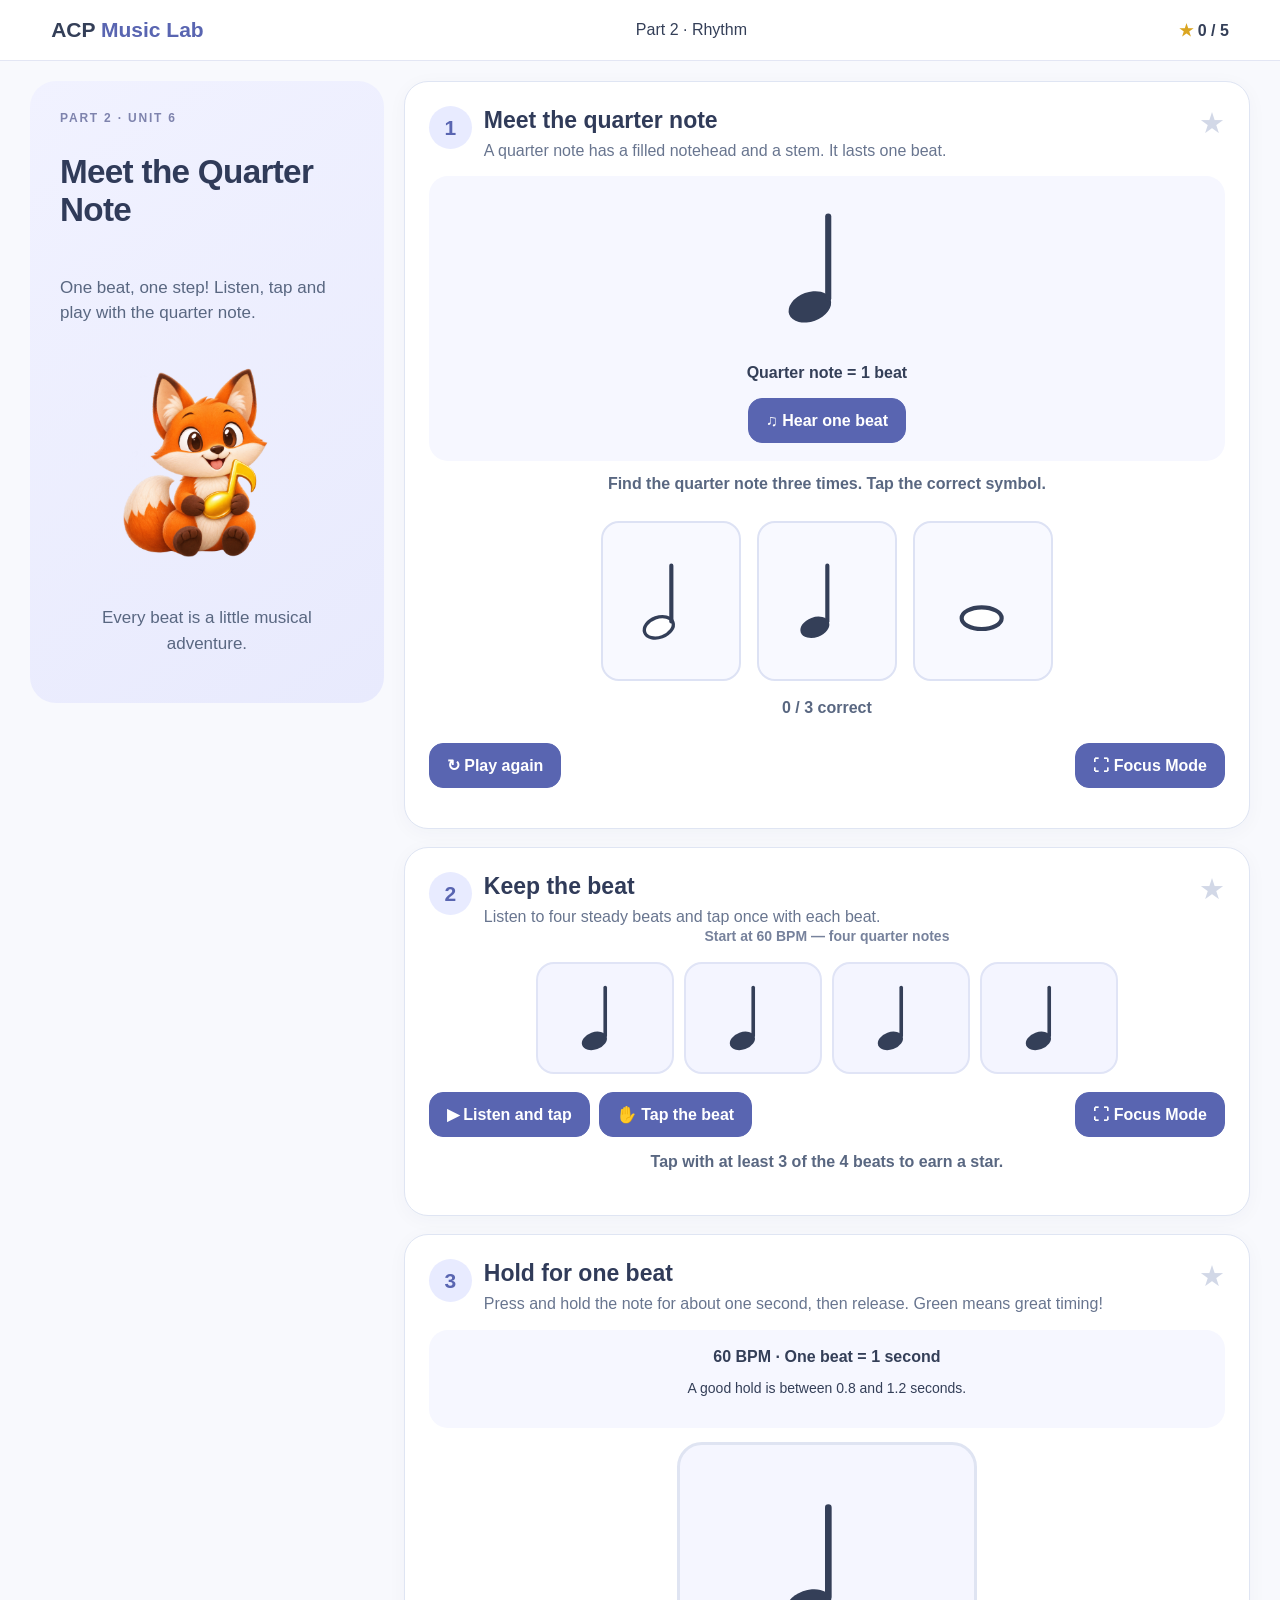
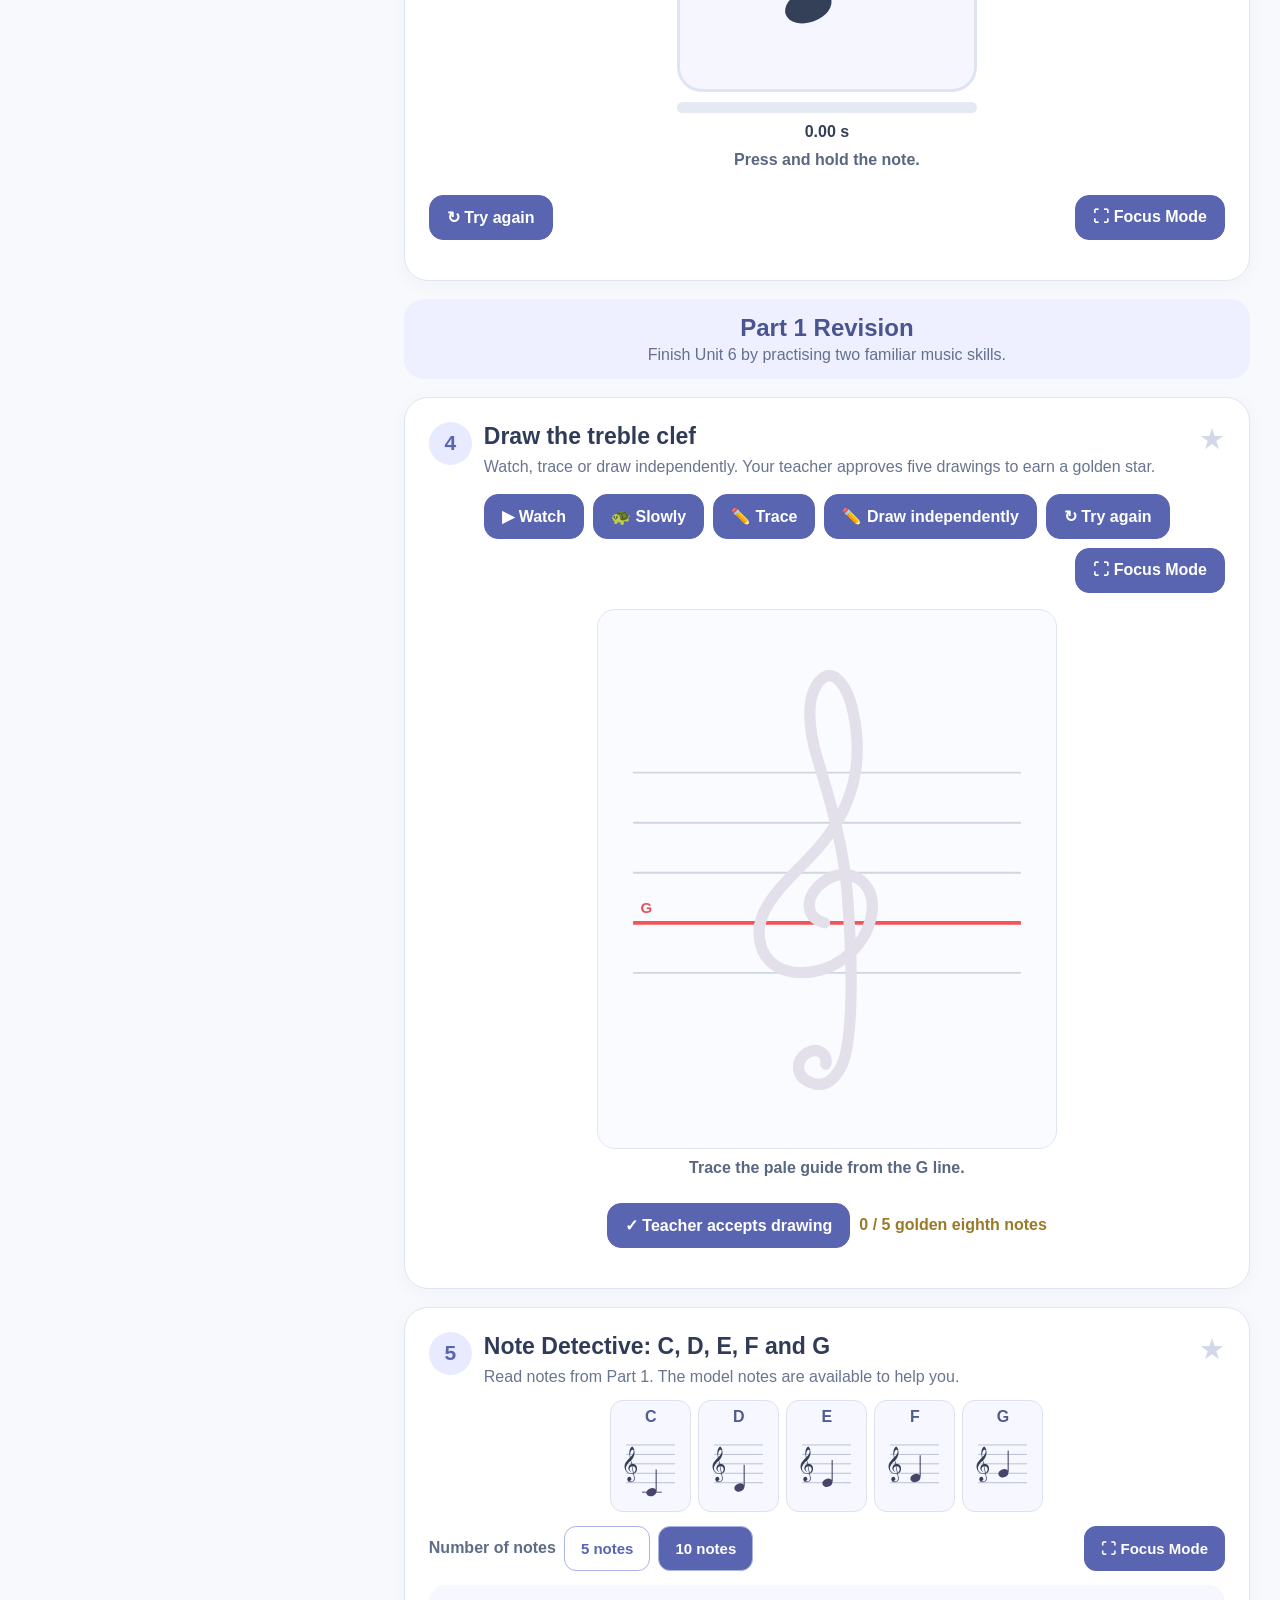
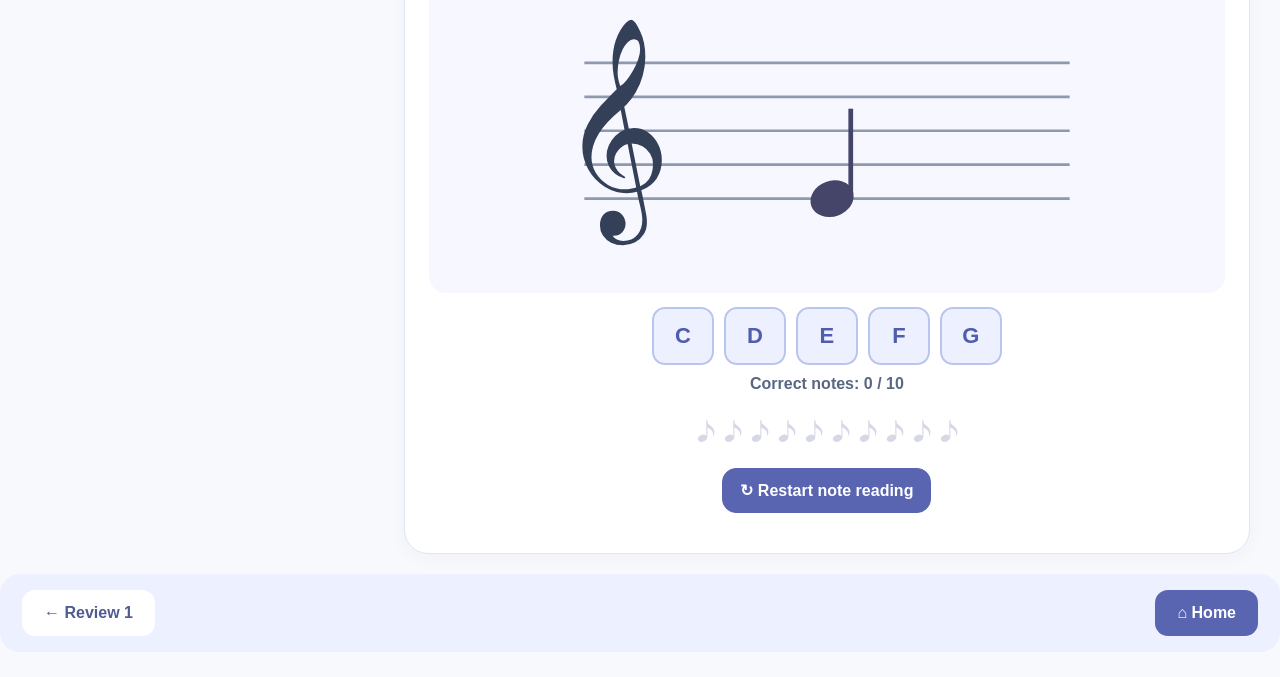
<file: unit6.html>
<!doctype html>
<html lang="en"><head><meta charset="utf-8"><meta name="viewport" content="width=device-width, initial-scale=1, viewport-fit=cover"><title>ACP Music Lab — Unit 6: Meet the Quarter Note</title><link rel="stylesheet" href="acp-theme.css">
<style>
:root{--ink:#343f58;--accent:#5965b1;--lav:#edf0ff;--gold:#daa520}
*{box-sizing:border-box}body{margin:0;font-family:-apple-system,BlinkMacSystemFont,"Segoe UI",sans-serif;background:#f8f9fd;color:var(--ink)}
header{display:flex;justify-content:space-between;align-items:center;gap:14px;padding:18px 4%;background:white;border-bottom:1px solid #e3e6f4}
header strong{font-size:21px}header em{font-style:normal;color:#5965b1}
header .total{font-size:16px;font-weight:800}.gold{color:#daa520}
.layout{max-width:1450px;display:grid;grid-template-columns:minmax(235px,28%) minmax(0,1fr);gap:22px;margin:20px auto;padding:0 22px;align-items:start}
aside{background:linear-gradient(145deg,#f1f3ff,#e7eafd);border-radius:28px;padding:26px;display:flex;flex-direction:column;gap:14px}
aside h1{font-size:34px;line-height:1.12;margin:6px 0}aside p{color:#596781;line-height:1.5;font-size:17px}
.eyebrow{font-size:12px;font-weight:850;letter-spacing:.15em;color:#7e83ad}
.fox{width:min(100%,220px);display:block;height:auto;margin:0 auto}
.nav{display:flex;flex-wrap:wrap;gap:6px}.nav a{padding:9px 11px;border-radius:11px;background:white;border:1px solid #dce0f1;color:#4e5c92;font-size:13px;text-decoration:none;font-weight:750}
.nav a[aria-current]{background:#5965b1;color:white}
.content{min-width:0;display:grid;gap:18px}
.card{background:#fff;border:1px solid #dfe5f3;border-radius:25px;padding:clamp(16px,2.2vw,28px);min-width:0}
.heading{display:flex;align-items:flex-start;gap:12px}.number{flex:0 0 43px;width:43px;height:43px;border-radius:50%;background:#e8ebff;color:#5965b1;display:grid;place-items:center;font-weight:850;font-size:21px}
.heading h2{font-size:23px;margin:1px 0 5px}.heading p{margin:0;color:#68758f;line-height:1.45}.star{margin-left:auto;font-size:29px;color:#d2d8e7}.star.earned{color:#daa520}
button{font:inherit;cursor:pointer;touch-action:manipulation}button:focus-visible,a:focus-visible{outline:3px solid #5965b1;outline-offset:3px}
.btn{background:#5965b1;color:white;border:1px solid #5965b1;padding:12px 17px;border-radius:14px;font-weight:750;min-height:45px}
.btn.soft{background:#f0f1ff;color:#505c9e;border-color:#d7dbf0}
.controls{display:flex;gap:9px;flex-wrap:wrap;align-items:center;margin:16px 0}
.focus-button{margin-left:auto}.feedback{min-height:28px;text-align:center;color:#596781;font-weight:700;margin:10px 0}
.quarter{display:inline-block;width:75px;height:105px}.quarter svg{display:block;width:100%;height:100%}
.symbols{display:flex;gap:16px;flex-wrap:wrap;justify-content:center;margin:18px 0}
.symbol-choice{background:#f8f9ff;border:2px solid #dde2f4;color:#343f58;border-radius:18px;width:140px;min-height:160px;padding:15px;display:flex;align-items:center;justify-content:center;flex-direction:column;gap:5px}
.symbol-choice.correct{border-color:#289a65;background:#eafff3}.symbol-choice.wrong{border-color:#d95158;background:#fff0f0}
.example{background:#f6f7ff;border-radius:19px;padding:18px;text-align:center;margin:14px 0}
.tempo{text-align:center;color:#77829c;font-size:14px;font-weight:700}
.beat-row{display:flex;justify-content:center;gap:10px;margin:18px 0}.beat{display:grid;place-items:center;border-radius:18px;min-height:112px;flex:1;max-width:138px;background:#f4f5ff;border:2px solid #e0e4f6}.beat.active{background:#dff8e9;border-color:#4ea879}.beat.hit{box-shadow:0 0 0 4px #daa52066 inset}
.beat .quarter{width:65px;height:95px}.hold-area{display:flex;justify-content:center;flex-direction:column;align-items:center;gap:10px}
#hold-note{border:3px solid #dfe4f2;background:#f5f6ff;border-radius:25px;width:min(100%,300px);min-height:250px;touch-action:none;user-select:none;-webkit-user-select:none}
#hold-note svg{width:120px;height:180px;pointer-events:none}#hold-note.green{background:#ebfff3;border-color:#2c9d67}#hold-note.red{background:#fff1f1;border-color:#db555c}
#hold-note.pressing{background:#e9e9ff;border-color:#5965b1}.meter{height:11px;border-radius:99px;background:#e5e9f4;width:min(90%,300px);overflow:hidden}.meter>div{height:100%;background:#5965b1;width:0}
.mode-buttons{display:flex;justify-content:center;flex-wrap:wrap;gap:8px;margin:15px 0}.mode-buttons button[aria-pressed="true"]{background:#5965b1;color:#fff}
.drawing{width:100%;display:flex;justify-content:center}.drawing svg{width:min(100%,460px);height:auto;max-height:540px;touch-action:none;user-select:none;-webkit-user-select:none;border-radius:18px;background:#fafbff;border:1px solid #dfe5f3}
.read-reference{display:flex;justify-content:center;gap:7px;flex-wrap:wrap;margin:12px auto}.ref-note{border:1px solid #dbe0f2;background:#f7f8ff;border-radius:13px;min-width:80px;padding:7px;color:#4e5c91;font-weight:800}.ref-note svg{display:block;width:65px;height:78px;margin:auto}
.staff-box{background:#f6f7ff;border-radius:17px;padding:10px;margin:14px 0;text-align:center}.staff-box svg{width:min(100%,560px);height:auto;display:block;margin:auto}
.answers{display:flex;justify-content:center;gap:10px;flex-wrap:wrap}.answers button{min-width:62px;min-height:58px;border:2px solid #b9c5ed;border-radius:13px;background:#edf0ff;color:#505cac;font-size:22px;font-weight:800}
.length-picker{display:flex;justify-content:center;gap:8px;align-items:center;flex-wrap:wrap;margin:14px 0}.length-picker span{color:#5e6c87;font-weight:750}
.length-picker button{border-radius:12px;padding:10px 16px;background:white;border:1px solid #abb5e3;color:#5965b1;font-size:15px;font-weight:800;min-height:45px}
.length-picker button[aria-pressed="true"]{background:#5965b1;color:white}
.division{padding:15px 22px;background:#eef0ff;border-radius:20px;text-align:center}.division h2{margin:0;color:#4a548f}.division p{margin:4px 0 0;color:#64708e}
footer{max-width:1400px;margin:16px auto 25px;display:flex;justify-content:space-between;align-items:center;gap:10px;padding:16px 22px;background:#edf0ff;border-radius:20px}
footer a{padding:14px 22px;border-radius:13px;background:white;text-decoration:none;color:#4e5c91;font-weight:800}footer a:last-child{background:#5965b1;color:#fff}
#finish{display:none;background:#fff6df;padding:20px;text-align:center;border-radius:20px;font-weight:850;color:#977421}
body.focus-open{overflow:hidden!important}
.card.in-focus{position:fixed!important;inset:0!important;z-index:2000!important;border-radius:0!important;background:#f8f9fd!important;overflow-y:auto!important;overscroll-behavior:contain!important;padding:calc(env(safe-area-inset-top,0px) + 16px) max(18px,env(safe-area-inset-right,0px)) calc(env(safe-area-inset-bottom,0px) + 16px) max(18px,env(safe-area-inset-left,0px))!important;display:flex!important;flex-direction:column;justify-content:flex-start}
.card.in-focus .heading p{display:none}.card.in-focus .focus-button{background:#343f58;color:#fff}
.card.in-focus .example,.card.in-focus .staff-box{flex:0 0 auto}.card.in-focus .staff-box svg{max-width:850px;max-height:38dvh}
.card.in-focus .drawing svg{max-height:62dvh;width:auto;max-width:100%}
.card.in-focus .beat{max-width:240px;min-height:160px}.card.in-focus .beat .quarter{width:95px;height:135px}
.card.in-focus #hold-note{min-height:300px;width:340px;max-width:100%}
.card.in-focus .ref-note{min-width:90px}.card.in-focus .feedback{margin-bottom:25px}
@media(max-width:850px){.layout{grid-template-columns:1fr;padding:0 12px}.intro{padding:20px}aside h1{font-size:27px}.fox{max-width:130px}.content{gap:13px}.card{padding:16px}.heading h2{font-size:20px}.beat{min-height:92px}.beat .quarter{width:48px;height:72px}}
@media(max-width:520px){.symbol-choice{width:96px;min-height:126px}.symbol-choice .quarter{width:55px;height:80px}.beat-row{gap:5px}.beat{min-height:75px}.beat .quarter{width:37px;height:58px}.card.in-focus .beat{min-height:100px}.card.in-focus .beat .quarter{width:50px;height:76px}.card.in-focus .drawing svg{max-height:52dvh}.heading .number{width:35px;height:35px;flex-basis:35px}.controls{gap:6px}.btn{font-size:14px;padding:10px}}
</style></head>
<body><header><strong>ACP <em>Music Lab</em></strong><span>Part 2 · Rhythm</span><div class="total"><span class="gold">★</span> <span id="star-total">0</span> / 5</div></header>
<main class="layout"><aside class="intro"><nav class="nav" aria-label="Course navigation">
<a href="index.html">⌂ Home</a><a href="unit1.html">Unit 1</a><a href="unit2.html">Unit 2</a><a href="unit3.html">Unit 3</a><a href="unit4.html">Unit 4</a><a href="unit5.html">Unit 5</a><a href="review1.html">Review 1</a><a href="unit6.html" aria-current="page">Unit 6</a>
</nav><div class="eyebrow">PART 2 · UNIT 6</div><h1>Meet the Quarter Note</h1><p>One beat, one step! Listen, tap and play with the quarter note.</p><img src="fox-approved.png" class="fox" alt="Friendly fox holding a musical note"><p style="font-size:14px;text-align:center">Every beat is a little musical adventure.</p></aside>
<div class="content">
<section class="card" id="recognition"><div class="heading"><span class="number">1</span><div><h2>Meet the quarter note</h2><p>A quarter note has a filled notehead and a stem. It lasts one beat.</p></div><span class="star" data-star="recognition">★</span></div><div class="example"><div id="big-quarter"></div><p><strong>Quarter note = 1 beat</strong></p><button class="btn soft" id="hear-quarter">♫ Hear one beat</button></div><p class="feedback">Find the quarter note three times. Tap the correct symbol.</p><div class="symbols" id="symbols"></div><div class="feedback" id="recognition-message" aria-live="polite">0 / 3 correct</div><div class="controls"><button class="btn soft" id="recognition-again">↻ Play again</button><button class="btn soft focus-button" type="button" data-focus="recognition">⛶ Focus Mode</button></div></section>
<section class="card" id="pulse"><div class="heading"><span class="number">2</span><div><h2>Keep the beat</h2><p>Listen to four steady beats and tap once with each beat.</p></div><span class="star" data-star="pulse">★</span></div><div class="tempo">Start at 60 BPM — four quarter notes</div><div class="beat-row" id="beat-row"></div><div class="controls" style="justify-content:center"><button class="btn" id="start-pulse">▶ Listen and tap</button><button class="btn soft" id="pulse-tap" disabled>✋ Tap the beat</button><button class="btn soft focus-button" type="button" data-focus="pulse">⛶ Focus Mode</button></div><p id="pulse-message" class="feedback" aria-live="polite">Tap with at least 3 of the 4 beats to earn a star.</p></section>
<section class="card" id="hold"><div class="heading"><span class="number">3</span><div><h2>Hold for one beat</h2><p>Press and hold the note for about one second, then release. Green means great timing!</p></div><span class="star" data-star="hold">★</span></div><div class="example"><strong>60 BPM · One beat = 1 second</strong><p style="font-size:14px">A good hold is between 0.8 and 1.2 seconds.</p></div><div class="hold-area"><button type="button" id="hold-note" aria-label="Press and hold the quarter note"></button><div class="meter"><div id="hold-progress"></div></div><strong id="hold-time">0.00 s</strong></div><p id="hold-message" class="feedback" aria-live="polite">Press and hold the note.</p><div class="controls" style="justify-content:center"><button class="btn soft" id="hold-again">↻ Try again</button><button class="btn soft focus-button" type="button" data-focus="hold">⛶ Focus Mode</button></div></section>
<div class="division"><h2>Part 1 Revision</h2><p>Finish Unit 6 by practising two familiar music skills.</p></div>
<section class="card" id="clef"><div class="heading"><span class="number">4</span><div><h2>Draw the treble clef</h2><p>Watch, trace or draw independently. Your teacher approves five drawings to earn a golden star.</p></div><span class="star" data-star="clef">★</span></div><div class="controls" style="justify-content:center"><button class="btn soft" id="clef-watch">▶ Watch</button><button class="btn soft" id="clef-slow">🐢 Slowly</button><button class="btn soft" id="clef-trace">✏️ Trace</button><button class="btn soft" id="clef-free">✏️ Draw independently</button><button class="btn soft" id="clef-clear">↻ Try again</button><button class="btn soft focus-button" type="button" data-focus="clef">⛶ Focus Mode</button></div><div class="drawing"><svg id="clef-board" viewBox="0 0 360 430" aria-label="Treble clef drawing board"><g stroke="#cfd5e1" stroke-width="1.5"><path d="M25 130H335 M25 170H335 M25 210H335 M25 250H335 M25 290H335"/></g><path d="M25 250H335" stroke="#f25457" stroke-width="3"/><text x="31" y="242" font-size="12" font-weight="800" fill="#e65358">G</text><path id="clef-guide" d="M178 250 C161 246 162 227 179 216 C197 204 219 217 216 241 C213 266 192 285 169 289 C145 293 128 282 126 262 C123 242 141 223 157 207 C171 193 182 181 190 166 C205 139 207 110 201 82 C196 58 184 47 176 55 C162 67 165 96 173 121 C184 157 193 190 196 224 C200 276 201 319 196 349 C193 370 181 383 168 378 C155 374 154 361 164 354 C173 349 181 355 179 363" fill="none" stroke="#e3e0eb" stroke-width="9" stroke-linecap="round" stroke-linejoin="round"/><path id="clef-demo" d="M178 250 C161 246 162 227 179 216 C197 204 219 217 216 241 C213 266 192 285 169 289 C145 293 128 282 126 262 C123 242 141 223 157 207 C171 193 182 181 190 166 C205 139 207 110 201 82 C196 58 184 47 176 55 C162 67 165 96 173 121 C184 157 193 190 196 224 C200 276 201 319 196 349 C193 370 181 383 168 378 C155 374 154 361 164 354 C173 349 181 355 179 363" fill="none" stroke="#505875" stroke-width="5" stroke-linecap="round" stroke-linejoin="round"/><path id="clef-ink" d="" fill="none" stroke="#5965b1" stroke-width="7" stroke-linecap="round" stroke-linejoin="round"/></svg></div><p id="clef-message" class="feedback" aria-live="polite">Watch the movement, then try tracing it.</p><div class="controls" style="justify-content:center"><button class="btn" id="clef-accept">✓ Teacher accepts drawing</button><span id="clef-count" style="font-weight:800;color:#987a29">0 / 5 golden eighth notes</span></div></section>
<section class="card" id="reading"><div class="heading"><span class="number">5</span><div><h2>Note Detective: C, D, E, F and G</h2><p>Read notes from Part 1. The model notes are available to help you.</p></div><span class="star" data-star="reading">★</span></div><div class="read-reference" id="reference-notes" aria-label="Model notes, tap to hear"></div><div class="length-picker"><span>Number of notes</span><button type="button" data-length="5" aria-pressed="false">5 notes</button><button type="button" data-length="10" aria-pressed="true">10 notes</button><button class="btn soft focus-button" type="button" data-focus="reading">⛶ Focus Mode</button></div><div class="staff-box"><svg id="reading-staff" viewBox="0 0 330 170" role="img" aria-label="Mystery note on five-line staff"><g stroke="#8e99af" stroke-width="1.6"><path d="M22 40H308 M22 60H308 M22 80H308 M22 100H308 M22 120H308"/></g></svg></div><div class="answers" id="reading-answers"><button data-note="C">C</button><button data-note="D">D</button><button data-note="E">E</button><button data-note="F">F</button><button data-note="G">G</button></div><p id="reading-message" class="feedback" aria-live="polite">Tap the correct note.</p><div id="reading-rewards" style="text-align:center;color:#daa520" aria-live="polite"></div><div class="controls" style="justify-content:center"><button class="btn soft" id="reading-again">↻ Restart note reading</button></div></section>
<div id="finish">★ Fantastic! You have earned all five stars in Unit 6!</div>
</div></main>
<footer><a href="review1.html">← Review 1</a><a href="index.html">⌂ Home</a></footer>
<script src="acp-exercise.js?v=2"></script>
<script>
(()=>{'use strict';
const $=id=>document.getElementById(id);
const key='acp-unit6-earned-v1',storage='acp-stars-v1',all=['recognition','pulse','hold','clef','reading'];
let earned={};try{earned=JSON.parse(localStorage.getItem(key)||'{}')||{}}catch(e){}
function saveStars(){const n=all.filter(id=>earned[id]).length;$('star-total').textContent=n;all.forEach(id=>{const el=document.querySelector('[data-star="'+id+'"]');if(el)el.classList.toggle('earned',!!earned[id])});$('finish').style.display=n===5?'block':'none';try{localStorage.setItem(key,JSON.stringify(earned))}catch(e){}let progress={};try{progress=JSON.parse(localStorage.getItem(storage)||'{}')||{}}catch(e){}if(n>(Number(progress['unit6.html'])||0)){progress['unit6.html']=n;try{localStorage.setItem(storage,JSON.stringify(progress))}catch(e){}}if(n===5){let p={};try{p=JSON.parse(localStorage.getItem('acp-progress-v2')||'{}')||{}}catch(e){}p.completed=p.completed||{};p.completed['unit6.html']=true;try{localStorage.setItem('acp-progress-v2',JSON.stringify(p))}catch(e){}}}
function award(id){if(earned[id])return;earned[id]=true;saveStars()}
saveStars();
const quarter=(fill='#343f58')=>'<svg viewBox="0 0 90 110" aria-hidden="true"><ellipse cx="31" cy="86" rx="18" ry="12" transform="rotate(-20 31 86)" fill="'+fill+'"/><path d="M46 79V12" stroke="'+fill+'" stroke-width="5" stroke-linecap="round"/></svg>';
const half='<svg viewBox="0 0 90 110" aria-hidden="true"><ellipse cx="31" cy="86" rx="18" ry="12" transform="rotate(-20 31 86)" stroke="#343f58" fill="white" stroke-width="4"/><path d="M46 79V12" stroke="#343f58" stroke-width="5" stroke-linecap="round"/></svg>';
const whole='<svg viewBox="0 0 90 110" aria-hidden="true"><ellipse cx="44" cy="75" rx="24" ry="13" fill="white" stroke="#343f58" stroke-width="5"/></svg>';
$('big-quarter').innerHTML='<span class="quarter" style="width:110px;height:150px;margin:auto">'+quarter()+'</span>';
$('hold-note').innerHTML=quarter();
for(let i=0;i<4;i++){const el=document.createElement('div');el.className='beat';el.innerHTML='<span class="quarter">'+quarter()+'</span>';$('beat-row').append(el)}
let audio=null;function sound(freq=392,volume=.16){try{audio=audio||new(window.AudioContext||window.webkitAudioContext)();if(audio.state==='suspended')audio.resume();const oscillator=audio.createOscillator(),gain=audio.createGain(),now=audio.currentTime;oscillator.type='sine';oscillator.frequency.setValueAtTime(freq,now);gain.gain.setValueAtTime(.001,now);gain.gain.exponentialRampToValueAtTime(volume,now+.015);gain.gain.exponentialRampToValueAtTime(.001,now+.22);oscillator.connect(gain);gain.connect(audio.destination);oscillator.start(now);oscillator.stop(now+.24)}catch(e){}}
$('hear-quarter').onclick=()=>sound();
const choices=$('symbols');let correctCount=0;
function renderRecognition(){choices.replaceChildren();const kinds=['quarter','half','whole'].sort(()=>Math.random()-.5);for(const name of kinds){const b=document.createElement('button');b.className='symbol-choice';b.type='button';b.setAttribute('aria-label',name+' note');b.innerHTML='<span class="quarter">'+(name==='quarter'?quarter():name==='half'?half:whole)+'</span>';b.onclick=()=>{if(b.dataset.used)return;const ok=name==='quarter';if(!ok){b.classList.add('wrong');$('recognition-message').textContent='Try again — look for the filled notehead and stem.';return}b.dataset.used='1';b.classList.add('correct');correctCount++;$('recognition-message').textContent=correctCount+' / 3 correct';sound();if(correctCount===3){award('recognition');$('recognition-message').textContent='★ Great! You recognized the quarter note!'}else setTimeout(renderRecognition,450)};choices.append(b)}}
$('recognition-again').onclick=()=>{correctCount=0;$('recognition-message').textContent='0 / 3 correct';renderRecognition()};renderRecognition();
let pulseTimer=null,pulseStart=0,pulseIndex=-1,pulseHits=new Set(),pulseRunning=false;const beatElements=[...document.querySelectorAll('#beat-row .beat')];
function pulseFinish(){clearInterval(pulseTimer);pulseTimer=null;pulseRunning=false;$('pulse-tap').disabled=true;$('start-pulse').disabled=false;beatElements.forEach(x=>x.classList.remove('active'));const hits=pulseHits.size;$('pulse-message').textContent=hits>=3?'★ Wonderful! '+hits+' of 4 beats matched.':hits+' of 4 beats matched. Try listening and tapping again.';if(hits>=3)award('pulse')}
$('start-pulse').onclick=()=>{if(pulseTimer)clearInterval(pulseTimer);pulseHits=new Set();pulseIndex=-1;pulseRunning=true;beatElements.forEach(x=>x.classList.remove('active','hit'));$('pulse-tap').disabled=false;$('start-pulse').disabled=true;$('pulse-message').textContent='Listen, then tap on each beat.';pulseStart=performance.now()+500;function tick(){const now=performance.now();const idx=Math.floor((now-pulseStart)/1000);if(idx>=4){pulseFinish();return}if(idx<0)return;if(idx!==pulseIndex){pulseIndex=idx;beatElements.forEach((el,j)=>el.classList.toggle('active',j===idx));sound(idx===0?523:392)}}pulseTimer=setInterval(tick,22);tick()};
$('pulse-tap').onclick=()=>{if(!pulseRunning)return;const elapsed=performance.now()-pulseStart;const nearest=Math.round(elapsed/1000);if(nearest>=0&&nearest<4&&Math.abs(elapsed-nearest*1000)<=250){pulseHits.add(nearest);beatElements[nearest].classList.add('hit');$('pulse-message').textContent=pulseHits.size+' of 4 beats matched.'}else $('pulse-message').textContent='Keep listening — tap with the next beat.'};
let holdStart=null,holdFrame=null;
function holdReset(){holdStart=null;if(holdFrame)cancelAnimationFrame(holdFrame);holdFrame=null;$('hold-note').className='';$('hold-progress').style.width='0';$('hold-time').textContent='0.00 s';$('hold-message').textContent='Press and hold the note.'}
$('hold-again').onclick=holdReset;
const holdButton=$('hold-note');
function updateHold(){if(holdStart===null)return;const elapsed=performance.now()-holdStart;$('hold-time').textContent=(elapsed/1000).toFixed(2)+' s';$('hold-progress').style.width=Math.min(100,elapsed/1200*100)+'%';holdFrame=requestAnimationFrame(updateHold)}
holdButton.addEventListener('pointerdown',e=>{if(holdStart!==null)return;e.preventDefault();holdReset();holdStart=performance.now();holdButton.setPointerCapture(e.pointerId);holdButton.classList.add('pressing');sound(330);updateHold()});
holdButton.addEventListener('pointerup',e=>{if(holdStart===null)return;e.preventDefault();const duration=performance.now()-holdStart;holdStart=null;if(holdFrame)cancelAnimationFrame(holdFrame);holdFrame=null;holdButton.className=duration>=800&&duration<=1200?'green':'red';$('hold-time').textContent=(duration/1000).toFixed(2)+' s';$('hold-progress').style.width=Math.min(100,duration/1200*100)+'%';if(duration<800)$('hold-message').textContent='Too short — hold a little longer!';else if(duration>1200)$('hold-message').textContent='Too long — try a little shorter!';else{$('hold-message').textContent='★ Great timing! One complete beat.';award('hold')}});
holdButton.addEventListener('pointercancel',holdReset);
// Treble clef revision: teacher-supervised, with a visible model only in Trace mode.
const svg=$('clef-board'),guide=$('clef-guide'),demo=$('clef-demo'),ink=$('clef-ink'),length=guide.getTotalLength();
let clefMode='watch',clefPoints=[],drawing=false,clefCount=0,animation=null,clefEpoch=0;
function stopDemo(){if(animation)cancelAnimationFrame(animation);animation=null;clefEpoch++}
function clefClearInk(){clefPoints=[];drawing=false;ink.setAttribute('d','')}
function setClefMode(mode){stopDemo();clefMode=mode;clefClearInk();guide.style.display=mode==='independent'?'none':'';demo.style.display=mode==='watch'?'':'none';$('clef-message').textContent=mode==='independent'?'Draw the clef from memory, starting on the G line.':mode==='trace'?'Trace the pale guide from the G line.':'Watch how the treble clef is drawn.'}
function showDemo(ms){stopDemo();clefMode='watch';clefClearInk();guide.style.display='none';demo.style.display='';const token=clefEpoch;let started=0;function frame(now){if(token!==clefEpoch)return;if(!started)started=now;const fraction=Math.min(1,(now-started)/ms);demo.style.strokeDasharray=length;demo.style.strokeDashoffset=length*(1-fraction);if(fraction<1)animation=requestAnimationFrame(frame);else{$('clef-message').textContent='Now trace or draw it yourself!';animation=null}}animation=requestAnimationFrame(frame)}
$('clef-watch').onclick=()=>showDemo(3300);$('clef-slow').onclick=()=>showDemo(6500);$('clef-trace').onclick=()=>setClefMode('trace');$('clef-free').onclick=()=>setClefMode('independent');$('clef-clear').onclick=()=>{setClefMode(clefMode==='independent'?'independent':'trace');$('clef-message').textContent='Try again. Clearing does not award an eighth note.'};
function svgPoint(e){const p=svg.createSVGPoint();p.x=e.clientX;p.y=e.clientY;return p.matrixTransform(svg.getScreenCTM().inverse())}
function redrawInk(){ink.setAttribute('d',clefPoints.map((p,i)=>(i?'L':'M')+p.x.toFixed(1)+' '+p.y.toFixed(1)).join(' '))}
svg.addEventListener('pointerdown',e=>{if(clefMode==='watch')return;e.preventDefault();const p=svgPoint(e);if(clefPoints.length===0&&Math.hypot(p.x-178,p.y-250)>48){$('clef-message').textContent='Begin near the G line!';return}drawing=true;svg.setPointerCapture(e.pointerId);clefPoints.push(p);redrawInk()});
svg.addEventListener('pointermove',e=>{if(!drawing)return;e.preventDefault();clefPoints.push(svgPoint(e));redrawInk()});
svg.addEventListener('pointerup',()=>drawing=false);svg.addEventListener('pointercancel',()=>drawing=false);
$('clef-accept').onclick=()=>{if(clefMode==='watch'){$('clef-message').textContent='Select Trace or Draw independently first.';return}if(clefPoints.length<3){$('clef-message').textContent='Draw the clef before asking your teacher.';return}clefCount=Math.min(5,clefCount+1);$('clef-count').textContent=clefCount+' / 5 golden eighth notes';clefClearInk();if(clefCount===5){award('clef');$('clef-message').textContent='★ Five accepted drawings — excellent!'}else $('clef-message').textContent='Accepted by your teacher! Draw another clef.'};
setClefMode('trace');
// Note reading revision with shared engine and 5/10 controls.
const y={C:140,D:130,E:120,F:110,G:100};
function noteModel(n){const yy=y[n];return '<svg viewBox="0 0 120 165" role="img" aria-label="Note '+n+'"><path d="M8 40H112 M8 60H112 M8 80H112 M8 100H112 M8 120H112" stroke="#98a4ba" stroke-width="1.4"/>'+(n==='C'?'<path d="M42 140H84" stroke="#444568" stroke-width="2"/>':'')+'<ellipse cx="62" cy="'+yy+'" rx="11" ry="8.5" transform="rotate(-20 62 '+yy+')" fill="#444568"/><path d="M72 '+(yy-3)+'V'+(yy-48)+'" stroke="#444568" stroke-width="2.3"/></svg>'}
for(const n of ['C','D','E','F','G']){const b=document.createElement('button');b.className='ref-note';b.type='button';b.dataset.note=n;b.innerHTML='<strong>'+n+'</strong>'+noteModel(n);b.onclick=()=>sound({C:262,D:294,E:330,F:349,G:392}[n]);$('reference-notes').append(b)}
const board=$('reading-staff'),parts=ACPExercise.addNoteParts(board),buttons=[...document.querySelectorAll('#reading-answers button')];let readingLength=10;
const game=ACPExercise.createNoteGame({board,parts,buttons,rewards:$('reading-rewards'),feedback:$('reading-message'),getLength:()=>readingLength,sequenceForLength:n=>ACPExercise.balanced(['C','D','E','F','G'],n),prompt:(s,len)=>'Correct notes: '+s+' / '+len,completionMessage:'★ Wonderful! Note Detective complete!',onChange({done}){if(done)award('reading')}});
buttons.forEach(b=>b.addEventListener('click',()=>sound({C:262,D:294,E:330,F:349,G:392}[b.dataset.note])));
function syncLength(){document.querySelectorAll('[data-length]').forEach(b=>b.setAttribute('aria-pressed',String(Number(b.dataset.length)===readingLength)))}
document.querySelectorAll('[data-length]').forEach(b=>b.onclick=()=>{const n=Number(b.dataset.length);if(n===readingLength)return;readingLength=n;syncLength();game.reset()});$('reading-again').onclick=()=>game.reset();syncLength();
// Reusable fullscreen focus for all interactive activities. Move, do not duplicate, their live DOM.
let focusCard=null,focusHolder=null,focusScroll=0;
function closeFocus(){if(!focusCard)return;focusHolder.replaceWith(focusCard);focusCard.classList.remove('in-focus');document.body.classList.remove('focus-open');focusCard=null;window.scrollTo(0,focusScroll)}
document.querySelectorAll('[data-focus]').forEach(b=>{b.onclick=()=>{const card=$(b.dataset.focus);if(focusCard===card){closeFocus();return}if(focusCard)closeFocus();focusScroll=window.scrollY;focusHolder=document.createComment('focus placeholder');card.parentNode.insertBefore(focusHolder,card);document.body.append(card);card.classList.add('in-focus');document.body.classList.add('focus-open');card.scrollTop=0;focusCard=card}});
document.addEventListener('keydown',e=>{if(e.key==='Escape')closeFocus()});
})();
</script><script id="engraved-clef-unit6">
(()=>{'use strict';const ns='http://www.w3.org/2000/svg';
function add(svg,small){if(!svg||svg.querySelector('.acp-music-clef'))return;
const image=document.createElementNS(ns,'image');image.setAttribute('class','acp-music-clef');
image.setAttribute('href','treble-clef-engraved.svg');image.setAttribute('x',small?'0':'12');
image.setAttribute('y','4');image.setAttribute('width',small?'37':'65');
image.setAttribute('height','155');image.setAttribute('preserveAspectRatio','xMidYMid meet');svg.append(image)}
add(document.getElementById('reading-staff'),false);
document.querySelectorAll('#reference-notes svg').forEach(svg=>add(svg,true));
})();
</script></body></html>
</file>
<file: acp-theme.css>
/* ACP Music Lab — shared presentation, November 2026. Visual only; no exercise logic. */
:root{--acp-ink:#303b59;--acp-blue:#5965b1;--acp-lavender:#edf0ff;--acp-border:#dfe5f3;--acp-gold:#daa520}
body{background:#f8f9fd!important;color:var(--acp-ink);font-family:-apple-system,BlinkMacSystemFont,"Segoe UI",sans-serif}
.top{background:#fff!important;border-bottom:1px solid var(--acp-border)!important;padding:18px clamp(16px,3vw,48px)!important;display:flex;align-items:center;justify-content:space-between;gap:14px;flex-wrap:wrap}
.top .brand,.top .logo{font-size:22px;font-weight:800;color:var(--acp-ink)}
.top .brand span,.top .brand b,.top .logo i{color:var(--acp-blue)!important}
.top a{color:var(--acp-blue);text-decoration:none;font-weight:750}
.layout,.wrap{max-width:1450px!important;margin:20px auto!important;padding:0 clamp(12px,2.5vw,30px)!important;display:grid!important;grid-template-columns:minmax(240px,29%) minmax(0,1fr)!important;gap:20px!important;align-items:start}
.intro{background:linear-gradient(145deg,#f1f2ff,#e8eafd)!important;border-radius:26px!important;padding:clamp(20px,2.4vw,30px)!important;min-height:0!important;display:flex!important;flex-direction:column!important;gap:18px!important}
.intro h1{color:var(--acp-ink);font-size:clamp(26px,2.6vw,34px)!important;line-height:1.15;letter-spacing:-.7px;margin:10px 0!important}
.intro p{color:#596781;font-size:17px!important;line-height:1.5!important}
.intro .fox,.acp-fox{font-size:0!important;text-align:center;transform:none!important;filter:none!important}
.intro .fox>div{display:none!important}
.acp-mascot{display:block;width:min(100%,230px);height:auto;max-height:245px;object-fit:contain;margin:0 auto;filter:drop-shadow(0 12px 14px #5865a51b)}
.acp-course-nav{display:flex;flex-wrap:wrap;gap:7px;margin:16px 0 5px}
.acp-course-nav a{background:#fff;color:#4d5c91;border:1px solid #d7def2;padding:9px 12px;border-radius:12px;text-decoration:none;font-size:13px;font-weight:750;white-space:nowrap}
.acp-course-nav a[aria-current="page"]{background:var(--acp-blue);border-color:var(--acp-blue);color:#fff}
.intro .nav,.intro .unit-nav,.intro .acp-nav{display:none!important}
.activities{min-width:0}
.card{background:#fff!important;border:1px solid var(--acp-border)!important;border-radius:24px!important;padding:clamp(16px,2vw,24px)!important;box-shadow:0 4px 20px #28365509!important}
.heading h2,.card h2{color:var(--acp-ink)}
.number,.num{background:#e8ebff!important;color:var(--acp-blue)!important}
button,.tile,.btn,.primary,.next,.quiet,.outline{touch-action:manipulation}
button:focus-visible,a:focus-visible{outline:3px solid var(--acp-blue);outline-offset:3px}
.next,.btn,.primary{background:var(--acp-blue)!important;color:#fff!important;border-color:var(--acp-blue)!important}
.tile.selected,.tile.active,.choices button.active,.buttons button.active,.buttons button.selected{background:var(--acp-blue)!important;color:#fff!important}
.acp-gold{color:var(--acp-gold)!important}
@media(max-width:850px){.layout,.wrap{grid-template-columns:minmax(0,1fr)!important;margin:14px auto!important;gap:14px!important}.intro{padding:20px!important}.intro .fox{display:block!important}.acp-mascot{max-width:155px;max-height:170px}.intro h1{font-size:27px!important}.intro p{font-size:16px!important}.acp-course-nav{margin-top:10px}.card{padding:16px!important}}
@media(max-width:520px){.acp-mascot{max-width:130px}.acp-course-nav a{flex:1;text-align:center;min-width:65px}.top .brand,.top .logo{font-size:19px}}
</file>
<file: acp-note-focus.css>
/* Note-reading focus: large staff and answer controls, with model notes always available. */
body.acp-note-focus-open{overflow:hidden!important}
.acp-note-focus-button{display:block;margin:10px auto 14px;border:1px solid #5965b1!important;border-radius:13px!important;background:#fff!important;color:#4e5a9f!important;font-size:15px!important;font-weight:800!important;min-height:44px!important;padding:10px 17px!important;cursor:pointer}
.acp-note-focus-overlay{position:fixed;inset:0;z-index:2000;background:#f8f9fd;overflow-y:auto;overscroll-behavior:contain;padding:calc(12px + env(safe-area-inset-top,0px)) max(16px,env(safe-area-inset-right,0px)) calc(14px + env(safe-area-inset-bottom,0px)) max(16px,env(safe-area-inset-left,0px));display:flex;flex-direction:column;gap:12px}
.acp-focus-top{display:flex;align-items:center;justify-content:space-between;gap:10px}
.acp-focus-top strong{font-size:clamp(17px,2vw,23px);color:#343f58}
.acp-focus-close{background:#5965b1!important;color:#fff!important;border:0!important;border-radius:12px!important;padding:11px 17px!important;font-size:15px!important;font-weight:750!important;min-height:44px!important;cursor:pointer}
.acp-focus-references{background:#f0f1ff;border:1px solid #dedff4;border-radius:18px;padding:10px 14px}
.acp-focus-reference-title{display:block;text-align:center;color:#53609b;font-size:13px;margin-bottom:7px}
.acp-focus-note-grid{display:flex;justify-content:center;align-items:stretch;gap:8px}
.acp-focus-note{flex:1 1 0;max-width:160px;min-width:0;border:1px solid #d6daf1!important;border-radius:14px!important;background:#fff!important;color:#49558d!important;padding:5px 7px!important;min-height:90px!important;font-weight:800!important;cursor:pointer}
.acp-focus-note strong{display:block;font-size:clamp(16px,2vw,22px)}
.acp-focus-note svg{display:block;width:100%;max-width:105px;height:85px;margin:auto}
.acp-note-focus-overlay>.card{flex:1 0 auto;min-height:0;margin:0!important;padding:clamp(12px,2vw,22px)!important;box-shadow:none!important;border-radius:18px!important}
.acp-note-focus-overlay>.card>.heading p{display:none}
.acp-note-focus-overlay>.card>.acp-note-focus-button{display:none}
.acp-note-focus-overlay .board svg,.acp-note-focus-overlay #find-svg{max-width:780px!important;max-height:35dvh!important;width:100%!important}
.acp-note-focus-overlay .choices button,.acp-note-focus-overlay .buttons button{min-height:60px!important}
.acp-note-focus-overlay .acp-length-picker{margin:8px auto!important}
.acp-note-focus-overlay .rewards,.acp-note-focus-overlay .reward,.acp-note-focus-overlay .stars{flex-wrap:wrap}
@media(max-width:600px){.acp-note-focus-overlay{padding:calc(8px + env(safe-area-inset-top,0px)) 9px calc(8px + env(safe-area-inset-bottom,0px));gap:7px}.acp-focus-references{padding:7px}.acp-focus-note-grid{gap:4px}.acp-focus-note{padding:3px!important;min-height:68px!important}.acp-focus-note svg{height:56px!important}.acp-note-focus-overlay .board svg,.acp-note-focus-overlay #find-svg{max-height:30dvh!important}.acp-note-focus-overlay .choices button,.acp-note-focus-overlay .buttons button{min-height:58px!important}.acp-focus-top strong{font-size:16px}.acp-focus-close{font-size:13px!important;padding:9px!important}}
</file>
<file: acp-pages.css>
/* ACP Music Lab — full-screen, one-activity-at-a-time course layout. */
body.acp-screen-layout{background:#f8f9fd!important;min-height:100dvh;overflow-x:hidden}
body.acp-screen-layout .top,body.acp-screen-layout>header{padding:11px clamp(14px,3vw,34px)!important;min-height:58px}
body.acp-screen-layout .top>a{display:none}
body.acp-screen-layout .meta,body.acp-screen-layout .intro,body.acp-screen-layout .acp-bottom,body.acp-screen-layout>footer.footer,body.acp-screen-layout .footer,body.acp-screen-layout .complete,body.acp-screen-layout #finished:not(.card),body.acp-screen-layout #finish:not(.acp-recap),body.acp-screen-layout .acp-sound{display:none!important}
body.acp-screen-layout main.layout,body.acp-screen-layout main.wrap{display:block!important;max-width:1220px!important;margin:10px auto 0!important;padding:0 clamp(12px,2.5vw,30px)!important}
body.acp-screen-layout main .activities{display:block!important;min-width:0!important}
body.acp-screen-layout main .activities>.card,body.acp-screen-layout main .card{display:none!important}
body.acp-screen-layout main .card.acp-screen-active{display:block!important;margin:0 auto!important;background:white!important;border:1px solid #dfe4f4!important;border-radius:23px!important;max-width:1160px!important;min-height:calc(100dvh - 166px);padding:clamp(17px,2.5vw,35px)!important;box-shadow:0 7px 28px #26365b0d!important}
body.acp-screen-layout main .card.acp-screen-active .heading h2{font-size:clamp(23px,2.7vw,34px)!important}
body.acp-screen-layout main .card.acp-screen-active .heading p{font-size:clamp(15px,1.6vw,18px)!important;max-width:800px}
body.acp-screen-layout main .card.acp-screen-active .board{max-width:970px!important;margin:14px auto!important;padding:clamp(10px,2vw,24px)!important}
body.acp-screen-layout main .card.acp-screen-active .board svg,body.acp-screen-layout main .card.acp-screen-active svg.staff,body.acp-screen-layout main .card.acp-screen-active .staff svg{max-width:810px!important;width:100%!important;height:auto!important;max-height:43dvh!important}
body.acp-screen-layout main .card.acp-screen-active .drawing svg{max-height:59dvh!important;width:auto!important;max-width:100%!important}
body.acp-screen-layout main .card.acp-screen-active .drawing{display:flex!important;justify-content:center!important}
body.acp-screen-layout main .card.acp-screen-active .choices button,body.acp-screen-layout main .card.acp-screen-active .buttons button{min-height:60px}
body.acp-screen-layout main .card.acp-screen-active .note-reference-grid,body.acp-screen-layout main .card.acp-screen-active .reference-grid{max-width:920px;margin:15px auto!important}
body.acp-screen-layout main .card.acp-screen-active .note-reference-grid svg,body.acp-screen-layout main .card.acp-screen-active .reference-grid svg{max-height:155px!important}
body.acp-screen-layout .acp-note-focus-button,body.acp-screen-layout #clef-focus{display:none!important}
body.acp-screen-layout .acp-pagebar{width:min(100% - 24px,1170px);margin:0 auto;display:flex;align-items:center;gap:13px;padding:9px 1px 11px}
.acp-pagebar a,.acp-pagebar button,.acp-pagebar select{font:inherit;font-weight:800;text-decoration:none;border:1px solid #d9dfef;border-radius:13px;background:white;color:#47558a;padding:10px 14px;min-height:45px;cursor:pointer}
.acp-pagebar .acp-step-label{font-weight:850;color:#343f58;text-align:center;white-space:nowrap}
.acp-pagebar .acp-prev{white-space:nowrap}
.acp-pagebar .acp-next{background:#5965b1;border-color:#5965b1;color:#fff;white-space:nowrap}
.acp-pagebar .acp-step-picker{max-width:380px;min-width:150px;flex:1}
.acp-pagebar .acp-progress-track{flex:1;max-width:130px;height:7px;border-radius:40px;background:#e3e6f3;overflow:hidden}
.acp-pagebar .acp-progress-track>div{height:100%;background:#5965b1;transition:width .2s}
.acp-pagebar .acp-home{white-space:nowrap}
body.acp-screen-layout .acp-recap{display:none!important}
body.acp-screen-layout .acp-recap.acp-screen-active{display:flex!important;flex-direction:column;justify-content:center;align-items:center;min-height:calc(100dvh - 168px);max-width:1050px;margin:0 auto;background:linear-gradient(140deg,#f1f0ff,#ffffff);border-radius:28px;border:1px solid #e4e4f4;padding:clamp(24px,5vw,55px);text-align:center;gap:14px}
.acp-recap img{width:min(47vw,290px);max-height:36dvh;object-fit:contain;filter:drop-shadow(0 10px 13px #5965b128)}
.acp-recap h2{font-size:clamp(28px,4.4vw,47px);margin:0;color:#343f58}
.acp-recap .acp-recap-stars{font-size:clamp(35px,6vw,66px);letter-spacing:8px;color:#daa520}
.acp-recap .acp-recap-number{font-size:clamp(21px,2.8vw,29px);font-weight:850;color:#5965b1}
.acp-recap p{max-width:600px;color:#69748e;font-size:17px}
.acp-music-clef{pointer-events:none}
.acp-music-clef+*{pointer-events:auto}
@media(max-width:820px){body.acp-screen-layout .acp-pagebar{gap:7px;flex-wrap:wrap;justify-content:center}body.acp-screen-layout .acp-pagebar .acp-progress-track{display:none}body.acp-screen-layout main .card.acp-screen-active{padding:15px!important;min-height:calc(100dvh - 174px)}body.acp-screen-layout .acp-pagebar .acp-step-picker{max-width:250px}body.acp-screen-layout main .card.acp-screen-active .board svg{max-height:35dvh!important}}
@media(max-width:500px){body.acp-screen-layout .acp-pagebar .acp-home{display:none}body.acp-screen-layout .acp-pagebar .acp-step-label{width:100%;order:-1}body.acp-screen-layout .acp-pagebar a,body.acp-screen-layout .acp-pagebar button,body.acp-screen-layout .acp-pagebar select{padding:8px 10px;font-size:13px}body.acp-screen-layout main .card.acp-screen-active .board svg,body.acp-screen-layout main .card.acp-screen-active svg.staff{max-height:30dvh!important}body.acp-screen-layout main .card.acp-screen-active .drawing svg{max-height:52dvh!important}}
@media(max-height:650px){body.acp-screen-layout main .card.acp-screen-active{min-height:0}body.acp-screen-layout main .card.acp-screen-active .drawing svg{max-height:45dvh!important}}

/* Keep the lavender sidebar visible on every activity screen. */
body.acp-screen-layout main.layout,body.acp-screen-layout main.wrap{
 display:grid!important;
 grid-template-columns:minmax(205px,27%) minmax(0,1fr)!important;
 align-items:start!important;
 gap:18px!important;
 max-width:1450px!important;
}
body.acp-screen-layout main .intro{
 display:flex!important;
 flex-direction:column!important;
 gap:14px!important;
 min-height:calc(100dvh - 180px)!important;
 position:sticky!important;
 top:12px!important;
 padding:22px!important;
}
body.acp-screen-layout main .intro .fox{display:block!important}
body.acp-screen-layout main .intro .acp-mascot{width:min(100%,190px)!important;max-height:205px!important}
body.acp-screen-layout main .activities{min-width:0!important}
body.acp-screen-layout main .card.acp-screen-active{min-height:calc(100dvh - 180px)!important}
body.acp-screen-layout .acp-recap.acp-screen-active{grid-column:2}
.acp-child-directions{background:#f1f2ff;border:1px solid #dfe3f4;border-radius:16px;padding:13px 18px;margin:16px 0 12px;font-size:clamp(16px,1.75vw,21px);font-weight:750;color:#4b588f;line-height:1.5}
.acp-child-directions .acp-direction-number{display:inline-grid;place-items:center;width:29px;height:29px;background:#5965b1;color:white;border-radius:50%;font-size:15px;margin-right:9px}
@media(max-width:850px){
 body.acp-screen-layout main.layout,body.acp-screen-layout main.wrap{grid-template-columns:minmax(160px,29%) minmax(0,1fr)!important;gap:10px!important;padding:0 10px!important}
 body.acp-screen-layout main .intro{padding:14px!important;min-height:calc(100dvh - 180px)!important}
 body.acp-screen-layout main .intro h1{font-size:clamp(20px,3vw,28px)!important}
 body.acp-screen-layout main .intro p{font-size:14px!important}
 body.acp-screen-layout main .intro .acp-mascot{max-width:120px!important}
}
@media(max-width:550px){
 body.acp-screen-layout main.layout,body.acp-screen-layout main.wrap{grid-template-columns:112px minmax(0,1fr)!important;gap:7px!important;padding:0 6px!important}
 body.acp-screen-layout main .intro{padding:9px!important;min-height:calc(100dvh - 155px)!important}
 body.acp-screen-layout main .intro h1{font-size:18px!important;letter-spacing:0!important}
 body.acp-screen-layout main .intro p{display:none!important}
 body.acp-screen-layout main .intro .acp-mascot{max-width:92px!important}
 body.acp-screen-layout main .card.acp-screen-active{padding:10px!important}
 .acp-child-directions{padding:9px;font-size:15px}
}

/* Activity-specific teacher guidance, opened from the permanent sidebar. */
body.acp-screen-layout main .intro #unit1-teacher-notes{
 display:block!important;width:100%!important;min-height:46px;
 background:#fff;color:#46568b;border:1px solid #cfd4ed;border-radius:14px;
 padding:10px 12px;font:inherit;font-size:13px;font-weight:800;cursor:pointer;
 margin-top:auto;box-shadow:0 2px 8px #2233550a;
}
.acp-teacher-overlay[hidden]{display:none!important}
.acp-teacher-overlay{position:fixed;z-index:4000;inset:0;background:#19294c99;display:flex;align-items:center;justify-content:center;padding:max(18px,env(safe-area-inset-top)) max(18px,env(safe-area-inset-right)) max(18px,env(safe-area-inset-bottom)) max(18px,env(safe-area-inset-left))}
.acp-teacher-panel{width:min(100%,650px);max-height:calc(100dvh - 40px);overflow-y:auto;background:#fff;border:1px solid #dfe4f3;border-radius:24px;box-shadow:0 24px 70px #18243d42;padding:clamp(18px,3vw,29px);color:#343f58}
.acp-teacher-top{display:flex;justify-content:space-between;gap:15px;align-items:flex-start}
.acp-teacher-eyebrow{font-size:12px;letter-spacing:.1em;text-transform:uppercase;color:#727eaa;font-weight:850}
.acp-teacher-top h2{margin:5px 0 18px;font-size:clamp(23px,2.5vw,30px)}
.acp-teacher-close{border:1px solid #dae0f0;border-radius:12px;background:#f2f3fc;color:#455483;min-width:44px;min-height:44px;font-size:21px;cursor:pointer}
.acp-teacher-body h3{font-size:14px;color:#5361a5;margin:19px 0 4px;letter-spacing:.01em}
.acp-teacher-body p{font-size:16px;line-height:1.52;margin:0;color:#4c5872}
.acp-teacher-done{margin-top:23px;width:100%;min-height:48px;border:0;border-radius:13px;background:#5965b1;color:white;font:inherit;font-size:16px;font-weight:800;cursor:pointer}
body.acp-teacher-visible{overflow:hidden!important}
@media(max-width:550px){.acp-teacher-panel{max-height:calc(100dvh - 25px);padding:16px}.acp-teacher-body p{font-size:14px}}
</file>
